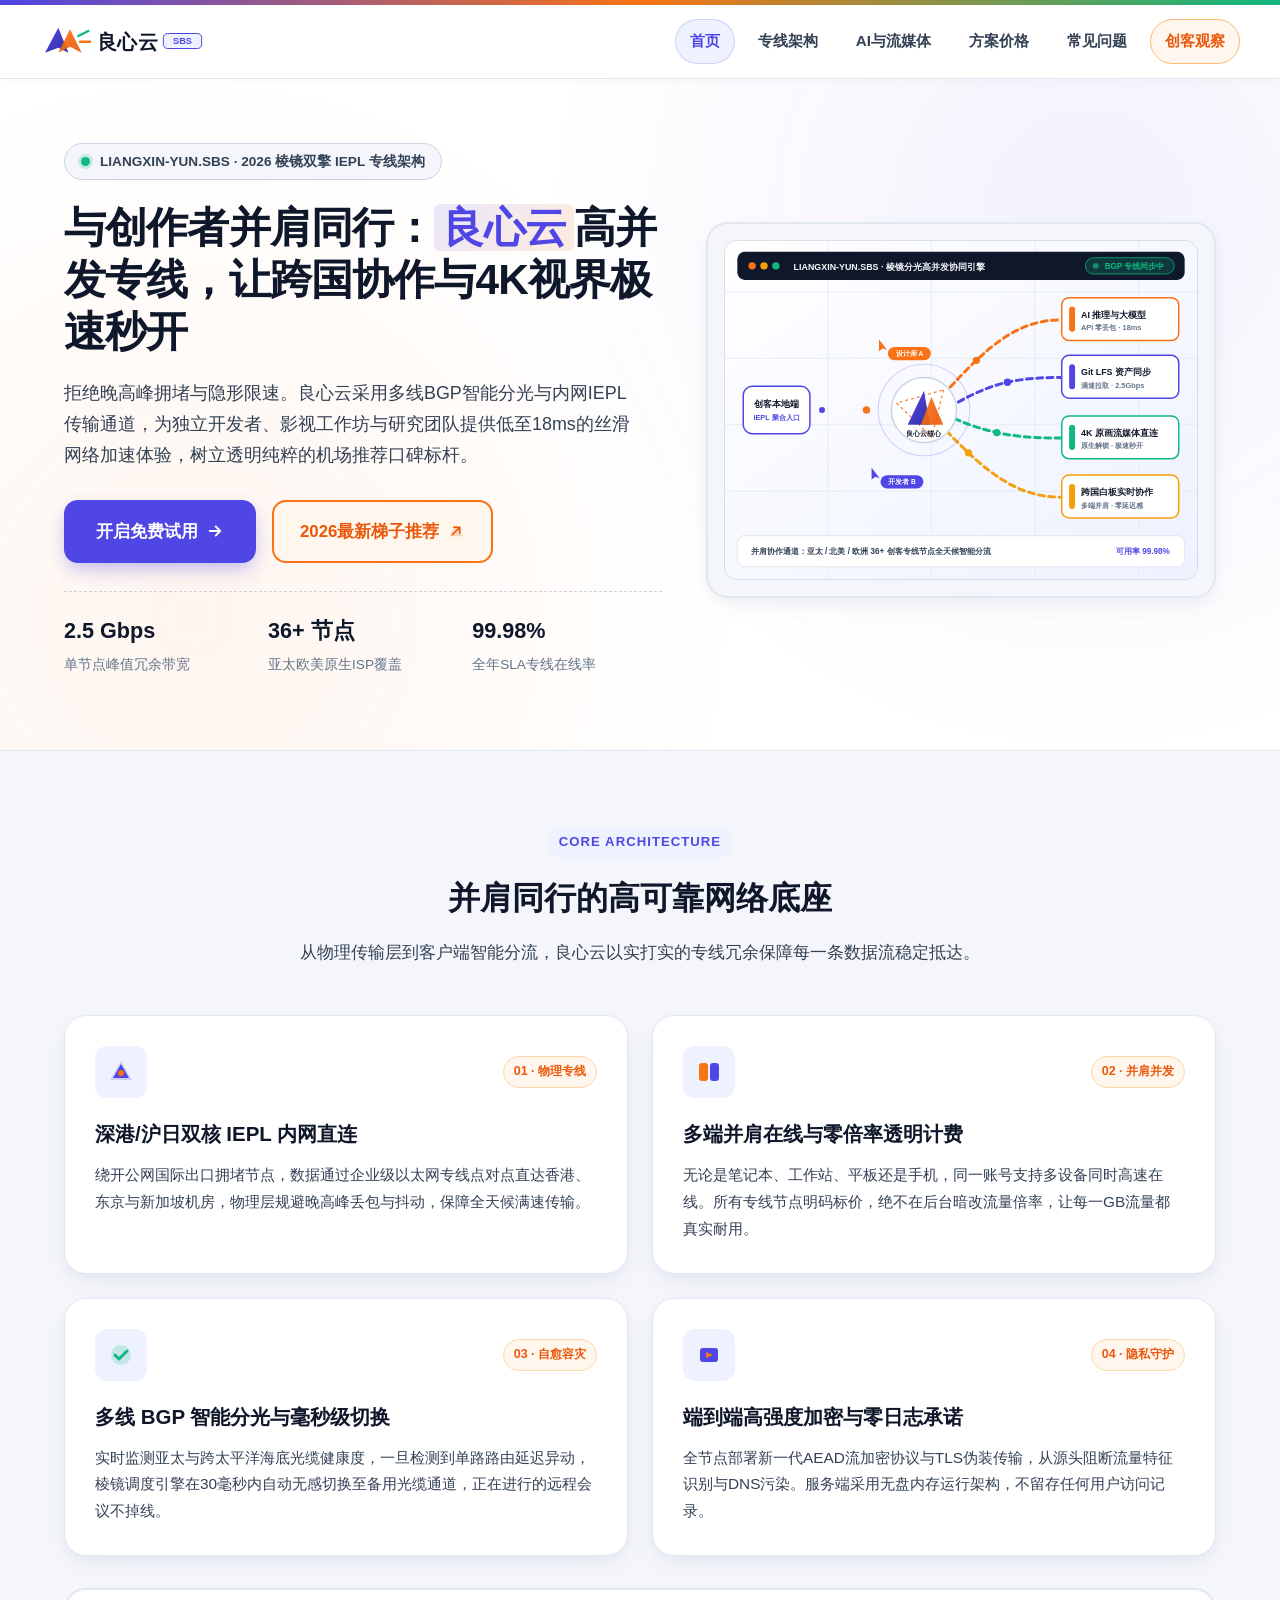
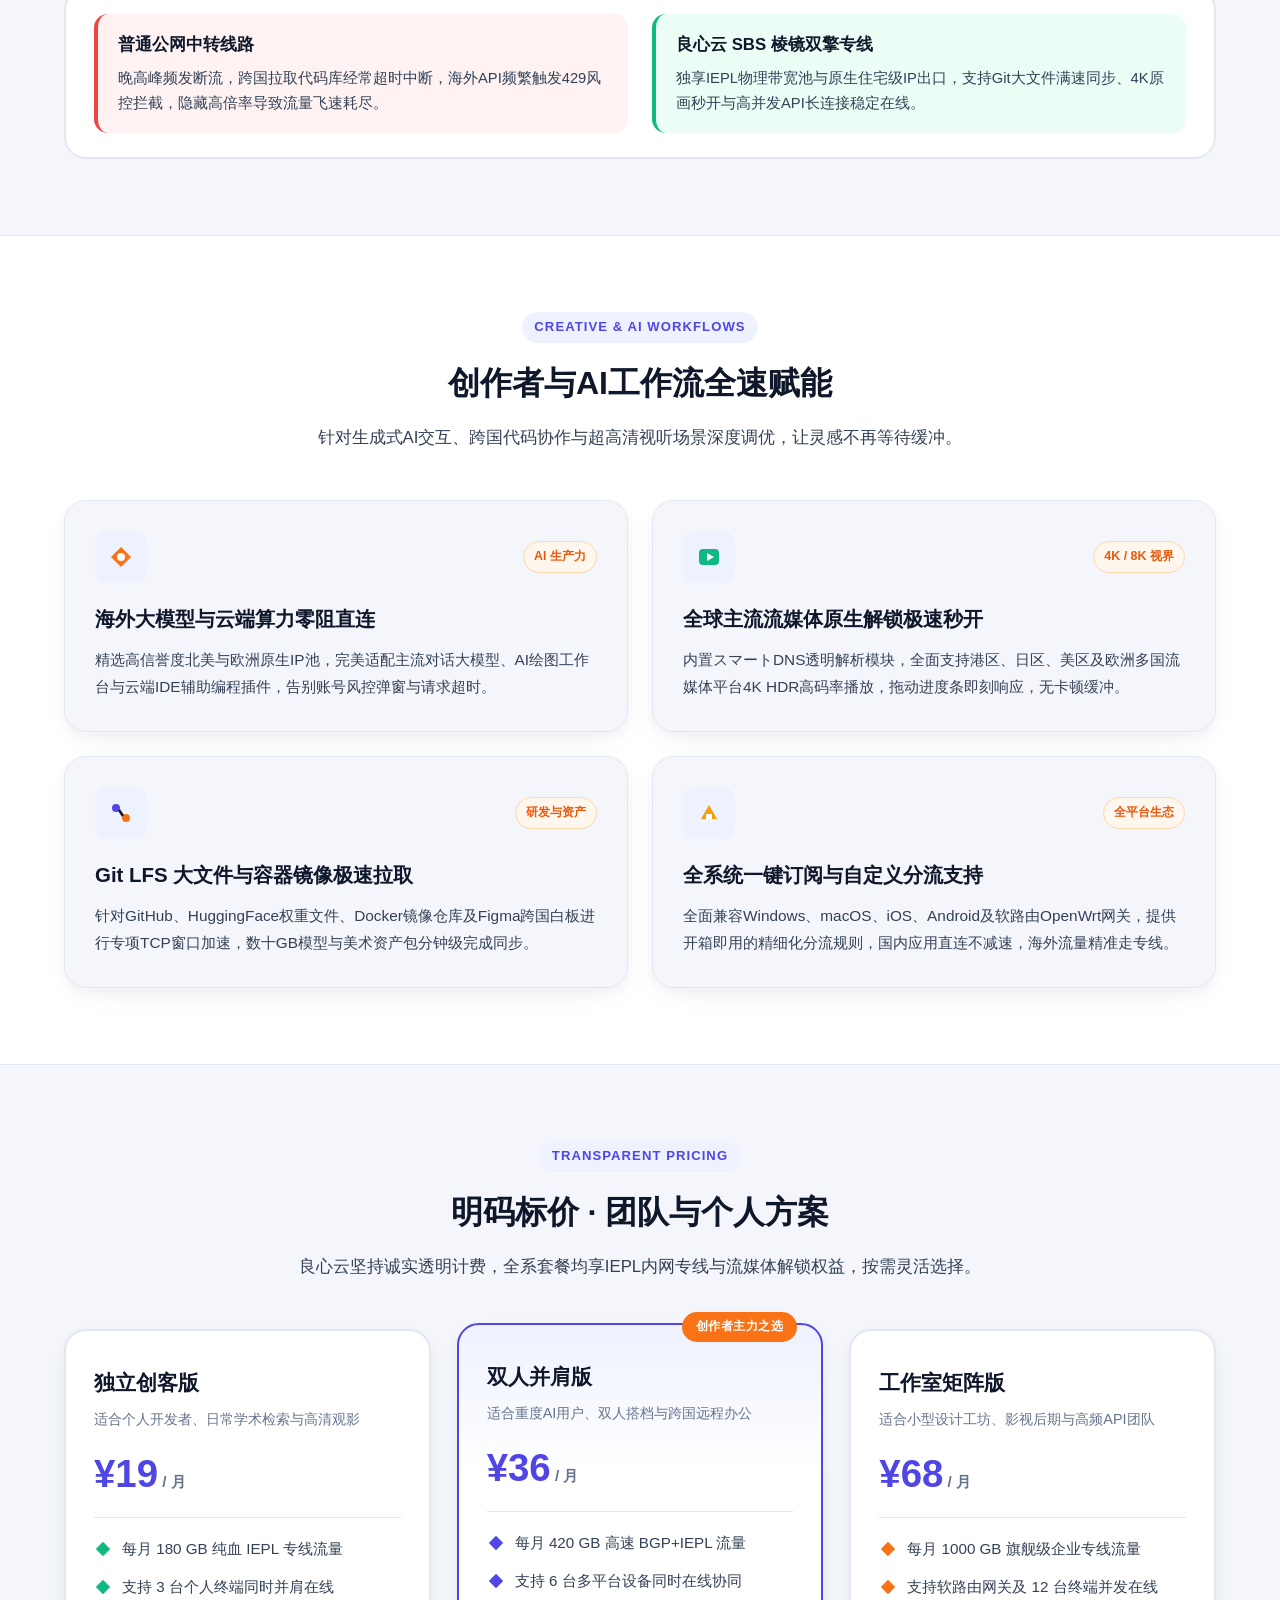
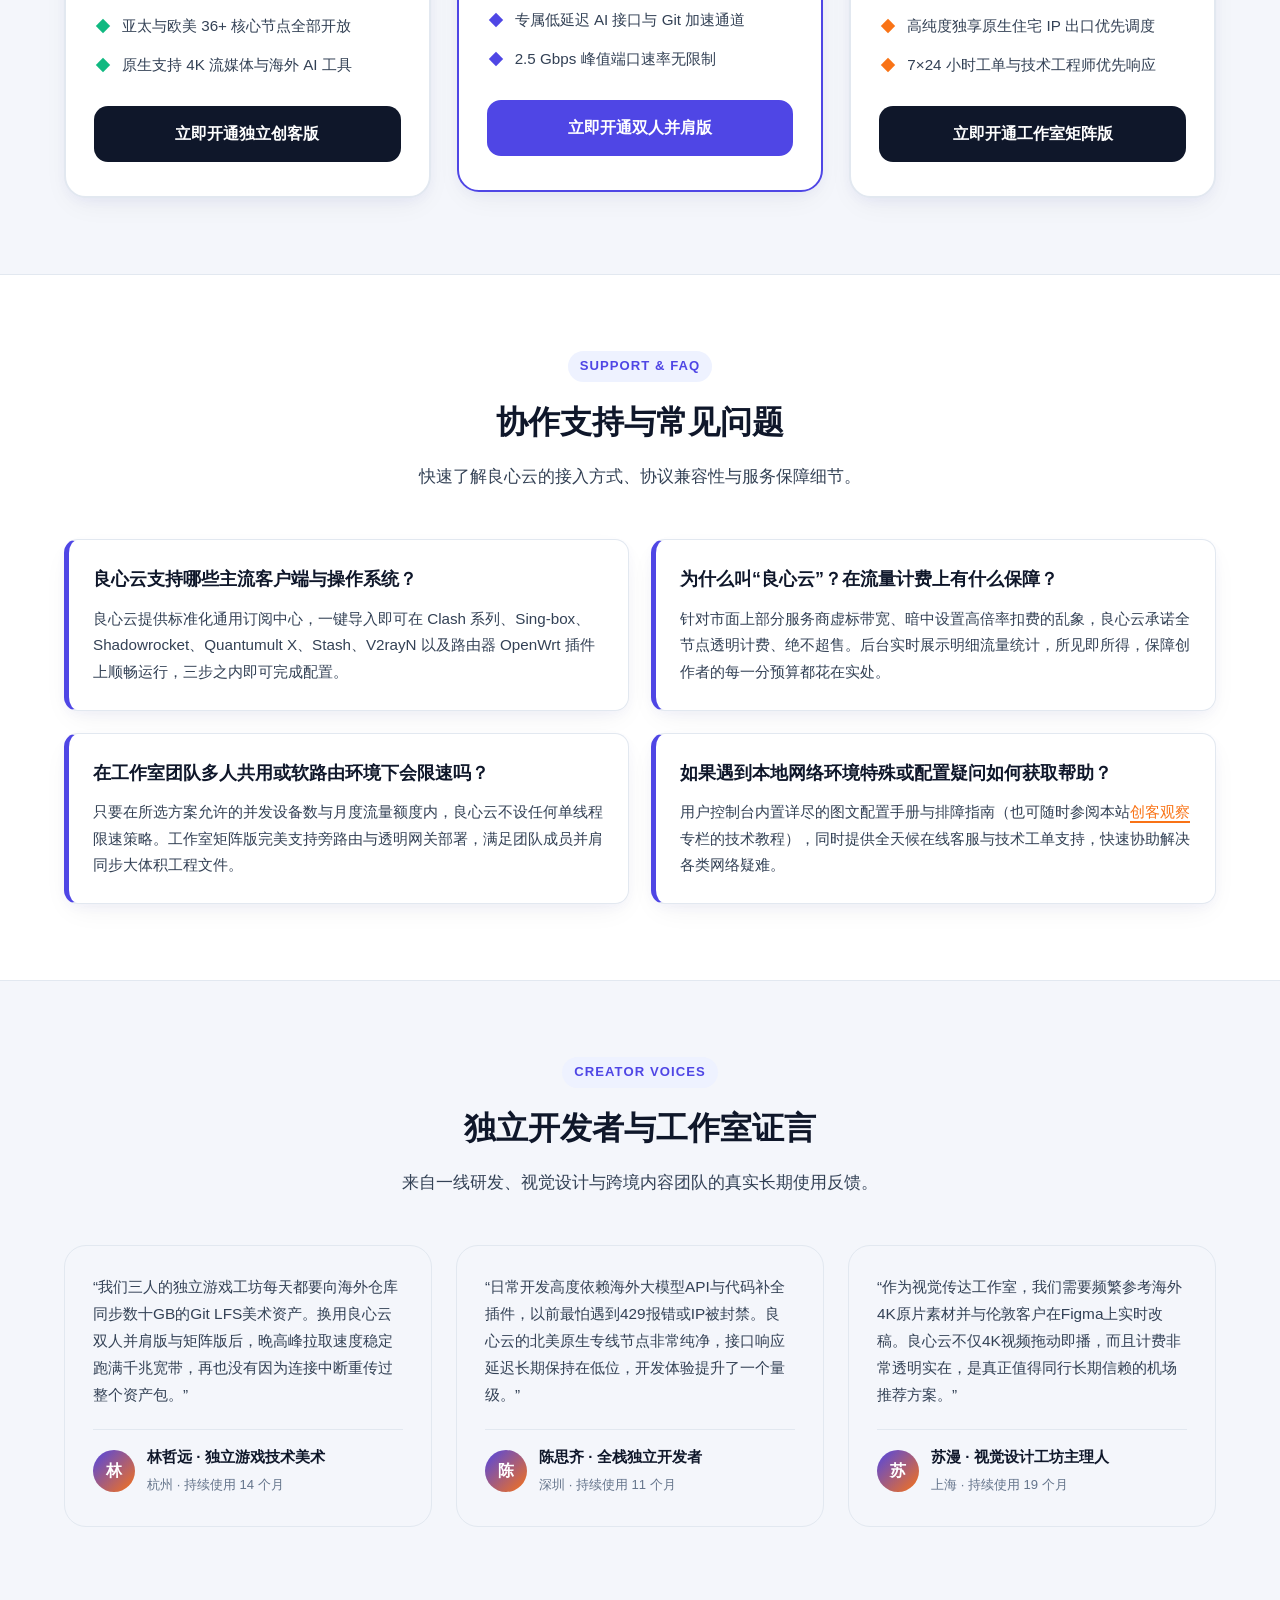
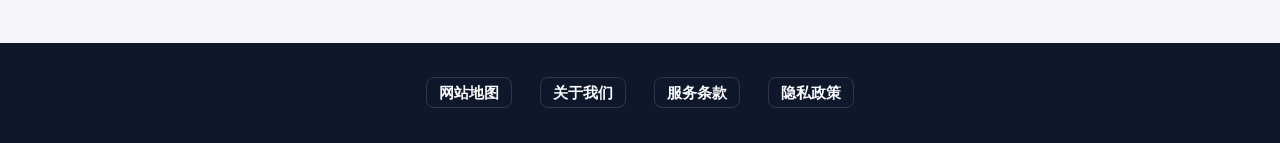
<file: index.html>
<!DOCTYPE html>
<html lang="zh-CN">
<head>
  <meta charset="UTF-8">
  <meta name="viewport" content="width=device-width, initial-scale=1.0">
  <title>良心云 - 创客与工作室并肩首选的高并发专线加速与4K秒开方案</title>
  <meta name="description" content="良心云专为独立开发者、跨国设计团队与数字游民打造高可靠网络加速底座。采用多线BGP与IEPL内网专线直连，实现4K流媒体极速秒开、大模型API低延迟交互，是口碑出众的高性价比机场推荐之选。">
  <meta name="keywords" content="良心云,网络加速,极速秒开,机场推荐,IEPL专线,创客协作加速,海外流媒体解锁,跨国团队网络">
  <link rel="canonical" href="https://liangxin-yun.sbs/">

  <!-- Open Graph -->
  <meta property="og:type" content="website">
  <meta property="og:site_name" content="良心云">
  <meta property="og:title" content="良心云 - 创客与工作室并肩首选的高并发专线加速与4K秒开方案">
  <meta property="og:description" content="良心云提供原生BGP与IEPL内网专线网络加速，支持4K视频极速秒开与AI工作流稳定并发，备受创作者信赖的机场推荐品牌。">
  <meta property="og:url" content="https://liangxin-yun.sbs/">
  <meta property="og:image" content="https://liangxin-yun.sbs/hero-prism-studio.svg">

  <!-- Twitter Card -->
  <meta name="twitter:card" content="summary_large_image">
  <meta name="twitter:title" content="良心云 - 创客与工作室并肩首选的高并发专线加速与4K秒开方案">
  <meta name="twitter:description" content="良心云专为独立开发者与数字工作室打造，提供极速秒开的网络加速体验与透明计费方案。">
  <meta name="twitter:image" content="https://liangxin-yun.sbs/hero-prism-studio.svg">

  <link rel="stylesheet" href="style.css">

  <!-- JSON-LD Product Schema -->
  <script type="application/ld+json">
  {
    "@context": "https://schema.org",
    "@type": "Product",
    "name": "良心云高并发专线网络加速服务",
    "brand": {
      "@type": "Brand",
      "name": "良心云"
    },
    "description": "良心云面向独立开发者、影视后期与跨国协作团队提供IEPL内网专线网络加速，支持4K流媒体极速秒开与AI接口高并发稳定连接。",
    "image": "https://liangxin-yun.sbs/hero-prism-studio.svg",
    "url": "https://liangxin-yun.sbs/",
    "aggregateRating": {
      "@type": "AggregateRating",
      "ratingValue": "4.9",
      "reviewCount": "1420",
      "bestRating": "5",
      "worstRating": "1"
    },
    "offers": {
      "@type": "AggregateOffer",
      "lowPrice": "19.00",
      "highPrice": "68.00",
      "priceCurrency": "CNY",
      "offerCount": "3",
      "offers": [
        {
          "@type": "Offer",
          "name": "独立创客版",
          "price": "19.00",
          "priceCurrency": "CNY",
          "availability": "https://schema.org/InStock",
          "url": "https://ww012.twilightaff.com/#/?code=A56DH1Af"
        },
        {
          "@type": "Offer",
          "name": "双人并肩版",
          "price": "36.00",
          "priceCurrency": "CNY",
          "availability": "https://schema.org/InStock",
          "url": "https://ww012.twilightaff.com/#/?code=A56DH1Af"
        },
        {
          "@type": "Offer",
          "name": "工作室矩阵版",
          "price": "68.00",
          "priceCurrency": "CNY",
          "availability": "https://schema.org/InStock",
          "url": "https://ww012.twilightaff.com/#/?code=A56DH1Af"
        }
      ]
    }
  }
  </script>
</head>
<body>
  <div class="prism-top-bar"></div>

  <header class="site-header">
    <div class="container header-inner">
      <a href="index.html" class="brand-logo" aria-label="良心云首页">
        <svg viewBox="0 0 210 48" role="img" aria-label="良心云双棱镜并肩协作标志">
          <defs>
            <linearGradient id="logoIndigo" x1="0%" y1="0%" x2="100%" y2="100%">
              <stop offset="0%" stop-color="#4F46E5" />
              <stop offset="100%" stop-color="#3730A3" />
            </linearGradient>
            <linearGradient id="logoCoral" x1="0%" y1="0%" x2="100%" y2="100%">
              <stop offset="0%" stop-color="#F97316" />
              <stop offset="100%" stop-color="#EA580C" />
            </linearGradient>
          </defs>
          <!-- Twin Interlocking Prism Chevrons (Side-by-Side Cloud Wings) -->
          <polygon points="6,38 22,8 34,38 22,32" fill="url(#logoIndigo)" />
          <polygon points="22,38 36,10 50,38 36,31" fill="url(#logoCoral)" opacity="0.92" />
          <line x1="46" y1="18" x2="58" y2="12" stroke="#10B981" stroke-width="3" stroke-linecap="round" />
          <line x1="48" y1="25" x2="60" y2="25" stroke="#F97316" stroke-width="3" stroke-linecap="round" />
          <!-- Integrated Geometric Typography of 良心云 -->
          <text x="68" y="34" fill="#0F172A" font-family="sans-serif" font-size="24" font-weight="900" letter-spacing="1">良心云</text>
          <rect x="148" y="15" width="46" height="18" rx="5" fill="#EEF2FF" stroke="#4F46E5" stroke-width="1.2" />
          <text x="171" y="28" text-anchor="middle" fill="#4F46E5" font-family="sans-serif" font-size="11" font-weight="800">SBS</text>
        </svg>
      </a>

      <nav aria-label="主导航">
        <ul class="main-nav">
          <li><a href="index.html" class="active">首页</a></li>
          <li><a href="index.html#advantages">专线架构</a></li>
          <li><a href="index.html#workflows">AI与流媒体</a></li>
          <li><a href="index.html#pricing">方案价格</a></li>
          <li><a href="index.html#faq">常见问题</a></li>
          <li><a href="studio-pulse.html" class="nav-hub-pill">创客观察</a></li>
        </ul>
      </nav>
    </div>
  </header>

  <main>
    <!-- 1. Hero Section -->
    <section class="hero-section">
      <div class="container sbs-hero-grid">
        <div class="hero-copy">
          <div class="studio-badge-row">
            <span class="badge-dot"></span>
            <span>LIANGXIN-YUN.SBS · 2026 棱镜双擎 IEPL 专线架构</span>
          </div>
          <h1 class="hero-title">与创作者并肩同行：<span class="prism-highlight">良心云</span>高并发专线，让跨国协作与4K视界极速秒开</h1>
          <p class="hero-subtitle">
            拒绝晚高峰拥堵与隐形限速。良心云采用多线BGP智能分光与内网IEPL传输通道，为独立开发者、影视工作坊与研究团队提供低至18ms的丝滑网络加速体验，树立透明纯粹的机场推荐口碑标杆。
          </p>
          <div class="hero-cta-group">
            <a href="https://ww012.twilightaff.com/#/?code=A56DH1Af" rel="nofollow" target="_blank" class="btn-primary">
              <span>开启免费试用</span>
              <svg width="18" height="18" viewBox="0 0 24 24" fill="none" aria-hidden="true">
                <path d="M5 12H19M19 12L13 6M19 12L13 18" stroke="#FFFFFF" stroke-width="2.5" stroke-linecap="round" stroke-linejoin="round"/>
              </svg>
            </a>
            <a href="https://tizilab.net/paihang/" target="_blank" class="btn-secondary">
              <span>2026最新梯子推荐</span>
              <svg width="18" height="18" viewBox="0 0 24 24" fill="none" aria-hidden="true">
                <polygon points="12,3 21,19 3,19" fill="#F97316" opacity="0.25"/>
                <path d="M7 17L17 7M17 7H9M17 7V15" stroke="currentColor" stroke-width="2.2" stroke-linecap="round" stroke-linejoin="round"/>
              </svg>
            </a>
          </div>
          <div class="sbs-metrics-strip">
            <div class="metric-item">
              <strong>2.5 Gbps</strong>
              <span>单节点峰值冗余带宽</span>
            </div>
            <div class="metric-item">
              <strong>36+ 节点</strong>
              <span>亚太欧美原生ISP覆盖</span>
            </div>
            <div class="metric-item">
              <strong>99.98%</strong>
              <span>全年SLA专线在线率</span>
            </div>
          </div>
        </div>

        <div class="hero-visual-frame">
          <img src="hero-prism-studio.svg" alt="良心云创客工坊棱镜分光与多端并肩协作动态图" class="hero-anim-img" width="640" height="460">
        </div>
      </div>
    </section>

    <!-- 2. Core Advantages (4 Cards) -->
    <section id="advantages" class="section-block">
      <div class="container">
        <div class="section-header">
          <span class="section-kicker">CORE ARCHITECTURE</span>
          <h2 class="section-title">并肩同行的高可靠网络底座</h2>
          <p class="section-desc">从物理传输层到客户端智能分流，良心云以实打实的专线冗余保障每一条数据流稳定抵达。</p>
        </div>

        <div class="studio-grid-4">
          <article class="studio-card">
            <div>
              <div class="card-top-bar">
                <div class="icon-box">
                  <svg width="28" height="28" viewBox="0 0 28 28" fill="none" aria-hidden="true">
                    <polygon points="14,3 25,22 3,22" fill="#4F46E5" opacity="0.2"/>
                    <polygon points="14,6 22,20 6,20" fill="#4F46E5"/>
                    <circle cx="14" cy="15" r="3" fill="#F97316"/>
                  </svg>
                </div>
                <span class="step-pill">01 · 物理专线</span>
              </div>
              <h3>深港/沪日双核 IEPL 内网直连</h3>
              <p>绕开公网国际出口拥堵节点，数据通过企业级以太网专线点对点直达香港、东京与新加坡机房，物理层规避晚高峰丢包与抖动，保障全天候满速传输。</p>
            </div>
          </article>

          <article class="studio-card">
            <div>
              <div class="card-top-bar">
                <div class="icon-box">
                  <svg width="28" height="28" viewBox="0 0 28 28" fill="none" aria-hidden="true">
                    <rect x="4" y="5" width="9" height="18" rx="3" fill="#F97316"/>
                    <rect x="15" y="5" width="9" height="18" rx="3" fill="#4F46E5"/>
                  </svg>
                </div>
                <span class="step-pill">02 · 并肩并发</span>
              </div>
              <h3>多端并肩在线与零倍率透明计费</h3>
              <p>无论是笔记本、工作站、平板还是手机，同一账号支持多设备同时高速在线。所有专线节点明码标价，绝不在后台暗改流量倍率，让每一GB流量都真实耐用。</p>
            </div>
          </article>

          <article class="studio-card">
            <div>
              <div class="card-top-bar">
                <div class="icon-box">
                  <svg width="28" height="28" viewBox="0 0 28 28" fill="none" aria-hidden="true">
                    <circle cx="14" cy="14" r="10" fill="#10B981" opacity="0.2"/>
                    <path d="M8 14L12 18L20 10" stroke="#10B981" stroke-width="3" stroke-linecap="round" stroke-linejoin="round"/>
                  </svg>
                </div>
                <span class="step-pill">03 · 自愈容灾</span>
              </div>
              <h3>多线 BGP 智能分光与毫秒级切换</h3>
              <p>实时监测亚太与跨太平洋海底光缆健康度，一旦检测到单路路由延迟异动，棱镜调度引擎在30毫秒内自动无感切换至备用光缆通道，正在进行的远程会议不掉线。</p>
            </div>
          </article>

          <article class="studio-card">
            <div>
              <div class="card-top-bar">
                <div class="icon-box">
                  <svg width="28" height="28" viewBox="0 0 28 28" fill="none" aria-hidden="true">
                    <rect x="5" y="7" width="18" height="14" rx="3" fill="#4F46E5"/>
                    <polygon points="11,11 18,14 11,17" fill="#F97316"/>
                  </svg>
                </div>
                <span class="step-pill">04 · 隐私守护</span>
              </div>
              <h3>端到端高强度加密与零日志承诺</h3>
              <p>全节点部署新一代AEAD流加密协议与TLS伪装传输，从源头阻断流量特征识别与DNS污染。服务端采用无盘内存运行架构，不留存任何用户访问记录。</p>
            </div>
          </article>
        </div>

        <div class="sbs-compare-banner" aria-label="传统公网与良心云并肩对比">
          <div class="sbs-col legacy">
            <h4>普通公网中转线路</h4>
            <p>晚高峰频发断流，跨国拉取代码库经常超时中断，海外API频繁触发429风控拦截，隐藏高倍率导致流量飞速耗尽。</p>
          </div>
          <div class="sbs-col liangxin">
            <h4>良心云 SBS 棱镜双擎专线</h4>
            <p>独享IEPL物理带宽池与原生住宅级IP出口，支持Git大文件满速同步、4K原画秒开与高并发API长连接稳定在线。</p>
          </div>
        </div>
      </div>
    </section>

    <!-- 3. Streaming Media & AI Support (4 Cards) -->
    <section id="workflows" class="section-block alt-bg">
      <div class="container">
        <div class="section-header">
          <span class="section-kicker">CREATIVE &amp; AI WORKFLOWS</span>
          <h2 class="section-title">创作者与AI工作流全速赋能</h2>
          <p class="section-desc">针对生成式AI交互、跨国代码协作与超高清视听场景深度调优，让灵感不再等待缓冲。</p>
        </div>

        <div class="studio-grid-4">
          <article class="studio-card">
            <div>
              <div class="card-top-bar">
                <div class="icon-box">
                  <svg width="28" height="28" viewBox="0 0 28 28" fill="none" aria-hidden="true">
                    <polygon points="14,4 24,14 14,24 4,14" fill="#F97316"/>
                    <circle cx="14" cy="14" r="4" fill="#FFFFFF"/>
                  </svg>
                </div>
                <span class="step-pill">AI 生产力</span>
              </div>
              <h3>海外大模型与云端算力零阻直连</h3>
              <p>精选高信誉度北美与欧洲原生IP池，完美适配主流对话大模型、AI绘图工作台与云端IDE辅助编程插件，告别账号风控弹窗与请求超时。</p>
            </div>
          </article>

          <article class="studio-card">
            <div>
              <div class="card-top-bar">
                <div class="icon-box">
                  <svg width="28" height="28" viewBox="0 0 28 28" fill="none" aria-hidden="true">
                    <rect x="4" y="6" width="20" height="16" rx="4" fill="#10B981"/>
                    <polygon points="12,10 19,14 12,18" fill="#FFFFFF"/>
                  </svg>
                </div>
                <span class="step-pill">4K / 8K 视界</span>
              </div>
              <h3>全球主流流媒体原生解锁极速秒开</h3>
              <p>内置スマートDNS透明解析模块，全面支持港区、日区、美区及欧洲多国流媒体平台4K HDR高码率播放，拖动进度条即刻响应，无卡顿缓冲。</p>
            </div>
          </article>

          <article class="studio-card">
            <div>
              <div class="card-top-bar">
                <div class="icon-box">
                  <svg width="28" height="28" viewBox="0 0 28 28" fill="none" aria-hidden="true">
                    <circle cx="9" cy="9" r="4" fill="#4F46E5"/>
                    <circle cx="19" cy="19" r="4" fill="#F97316"/>
                    <path d="M12 11L16 17" stroke="#0F172A" stroke-width="2.5"/>
                  </svg>
                </div>
                <span class="step-pill">研发与资产</span>
              </div>
              <h3>Git LFS 大文件与容器镜像极速拉取</h3>
              <p>针对GitHub、HuggingFace权重文件、Docker镜像仓库及Figma跨国白板进行专项TCP窗口加速，数十GB模型与美术资产包分钟级完成同步。</p>
            </div>
          </article>

          <article class="studio-card">
            <div>
              <div class="card-top-bar">
                <div class="icon-box">
                  <svg width="28" height="28" viewBox="0 0 28 28" fill="none" aria-hidden="true">
                    <polygon points="6,20 14,6 22,20" fill="#F59E0B"/>
                    <rect x="11" y="15" width="6" height="5" fill="#FFFFFF"/>
                  </svg>
                </div>
                <span class="step-pill">全平台生态</span>
              </div>
              <h3>全系统一键订阅与自定义分流支持</h3>
              <p>全面兼容Windows、macOS、iOS、Android及软路由OpenWrt网关，提供开箱即用的精细化分流规则，国内应用直连不减速，海外流量精准走专线。</p>
            </div>
          </article>
        </div>
      </div>
    </section>

    <!-- 4. Pricing Comparison Table (3 Tiers) -->
    <section id="pricing" class="section-block">
      <div class="container">
        <div class="section-header">
          <span class="section-kicker">TRANSPARENT PRICING</span>
          <h2 class="section-title">明码标价 · 团队与个人方案</h2>
          <p class="section-desc">良心云坚持诚实透明计费，全系套餐均享IEPL内网专线与流媒体解锁权益，按需灵活选择。</p>
        </div>

        <div class="pricing-grid">
          <!-- Tier 1 -->
          <div class="pricing-card">
            <div>
              <h3 class="plan-name">独立创客版</h3>
              <p class="plan-tagline">适合个人开发者、日常学术检索与高清观影</p>
              <div class="plan-price">¥19<span> / 月</span></div>
              <ul class="plan-features">
                <li>
                  <svg viewBox="0 0 20 20" fill="none"><polygon points="10,2 18,10 10,18 2,10" fill="#10B981"/></svg>
                  <span>每月 180 GB 纯血 IEPL 专线流量</span>
                </li>
                <li>
                  <svg viewBox="0 0 20 20" fill="none"><polygon points="10,2 18,10 10,18 2,10" fill="#10B981"/></svg>
                  <span>支持 3 台个人终端同时并肩在线</span>
                </li>
                <li>
                  <svg viewBox="0 0 20 20" fill="none"><polygon points="10,2 18,10 10,18 2,10" fill="#10B981"/></svg>
                  <span>亚太与欧美 36+ 核心节点全部开放</span>
                </li>
                <li>
                  <svg viewBox="0 0 20 20" fill="none"><polygon points="10,2 18,10 10,18 2,10" fill="#10B981"/></svg>
                  <span>原生支持 4K 流媒体与海外 AI 工具</span>
                </li>
              </ul>
            </div>
            <a href="https://ww012.twilightaff.com/#/?code=A56DH1Af" rel="nofollow" target="_blank" class="btn-plan">立即开通独立创客版</a>
          </div>

          <!-- Tier 2 (Featured) -->
          <div class="pricing-card featured">
            <span class="popular-ribbon">创作者主力之选</span>
            <div>
              <h3 class="plan-name">双人并肩版</h3>
              <p class="plan-tagline">适合重度AI用户、双人搭档与跨国远程办公</p>
              <div class="plan-price">¥36<span> / 月</span></div>
              <ul class="plan-features">
                <li>
                  <svg viewBox="0 0 20 20" fill="none"><polygon points="10,2 18,10 10,18 2,10" fill="#4F46E5"/></svg>
                  <span>每月 420 GB 高速 BGP+IEPL 流量</span>
                </li>
                <li>
                  <svg viewBox="0 0 20 20" fill="none"><polygon points="10,2 18,10 10,18 2,10" fill="#4F46E5"/></svg>
                  <span>支持 6 台多平台设备同时在线协同</span>
                </li>
                <li>
                  <svg viewBox="0 0 20 20" fill="none"><polygon points="10,2 18,10 10,18 2,10" fill="#4F46E5"/></svg>
                  <span>专属低延迟 AI 接口与 Git 加速通道</span>
                </li>
                <li>
                  <svg viewBox="0 0 20 20" fill="none"><polygon points="10,2 18,10 10,18 2,10" fill="#4F46E5"/></svg>
                  <span>2.5 Gbps 峰值端口速率无限制</span>
                </li>
              </ul>
            </div>
            <a href="https://ww012.twilightaff.com/#/?code=A56DH1Af" rel="nofollow" target="_blank" class="btn-plan">立即开通双人并肩版</a>
          </div>

          <!-- Tier 3 -->
          <div class="pricing-card">
            <div>
              <h3 class="plan-name">工作室矩阵版</h3>
              <p class="plan-tagline">适合小型设计工坊、影视后期与高频API团队</p>
              <div class="plan-price">¥68<span> / 月</span></div>
              <ul class="plan-features">
                <li>
                  <svg viewBox="0 0 20 20" fill="none"><polygon points="10,2 18,10 10,18 2,10" fill="#F97316"/></svg>
                  <span>每月 1000 GB 旗舰级企业专线流量</span>
                </li>
                <li>
                  <svg viewBox="0 0 20 20" fill="none"><polygon points="10,2 18,10 10,18 2,10" fill="#F97316"/></svg>
                  <span>支持软路由网关及 12 台终端并发在线</span>
                </li>
                <li>
                  <svg viewBox="0 0 20 20" fill="none"><polygon points="10,2 18,10 10,18 2,10" fill="#F97316"/></svg>
                  <span>高纯度独享原生住宅 IP 出口优先调度</span>
                </li>
                <li>
                  <svg viewBox="0 0 20 20" fill="none"><polygon points="10,2 18,10 10,18 2,10" fill="#F97316"/></svg>
                  <span>7×24 小时工单与技术工程师优先响应</span>
                </li>
              </ul>
            </div>
            <a href="https://ww012.twilightaff.com/#/?code=A56DH1Af" rel="nofollow" target="_blank" class="btn-plan">立即开通工作室矩阵版</a>
          </div>
        </div>
      </div>
    </section>

    <!-- 5. FAQ Section (4 Items) -->
    <section id="faq" class="section-block alt-bg">
      <div class="container">
        <div class="section-header">
          <span class="section-kicker">SUPPORT &amp; FAQ</span>
          <h2 class="section-title">协作支持与常见问题</h2>
          <p class="section-desc">快速了解良心云的接入方式、协议兼容性与服务保障细节。</p>
        </div>

        <div class="faq-grid">
          <div class="faq-item">
            <h3>良心云支持哪些主流客户端与操作系统？</h3>
            <p>良心云提供标准化通用订阅中心，一键导入即可在 Clash 系列、Sing-box、Shadowrocket、Quantumult X、Stash、V2rayN 以及路由器 OpenWrt 插件上顺畅运行，三步之内即可完成配置。</p>
          </div>

          <div class="faq-item">
            <h3>为什么叫“良心云”？在流量计费上有什么保障？</h3>
            <p>针对市面上部分服务商虚标带宽、暗中设置高倍率扣费的乱象，良心云承诺全节点透明计费、绝不超售。后台实时展示明细流量统计，所见即所得，保障创作者的每一分预算都花在实处。</p>
          </div>

          <div class="faq-item">
            <h3>在工作室团队多人共用或软路由环境下会限速吗？</h3>
            <p>只要在所选方案允许的并发设备数与月度流量额度内，良心云不设任何单线程限速策略。工作室矩阵版完美支持旁路由与透明网关部署，满足团队成员并肩同步大体积工程文件。</p>
          </div>

          <div class="faq-item">
            <h3>如果遇到本地网络环境特殊或配置疑问如何获取帮助？</h3>
            <p>用户控制台内置详尽的图文配置手册与排障指南（也可随时参阅本站<a href="studio-pulse.html">创客观察</a>专栏的技术教程），同时提供全天候在线客服与技术工单支持，快速协助解决各类网络疑难。</p>
          </div>
        </div>
      </div>
    </section>

    <!-- 6. User Testimonials (3 Items) -->
    <section id="testimonials" class="section-block">
      <div class="container">
        <div class="section-header">
          <span class="section-kicker">CREATOR VOICES</span>
          <h2 class="section-title">独立开发者与工作室证言</h2>
          <p class="section-desc">来自一线研发、视觉设计与跨境内容团队的真实长期使用反馈。</p>
        </div>

        <div class="testimonial-grid">
          <div class="testimonial-card">
            <p class="testimonial-quote">“我们三人的独立游戏工坊每天都要向海外仓库同步数十GB的Git LFS美术资产。换用良心云双人并肩版与矩阵版后，晚高峰拉取速度稳定跑满千兆宽带，再也没有因为连接中断重传过整个资产包。”</p>
            <div class="testimonial-author">
              <div class="author-avatar">林</div>
              <div class="author-meta">
                <strong>林哲远 · 独立游戏技术美术</strong>
                <span>杭州 · 持续使用 14 个月</span>
              </div>
            </div>
          </div>

          <div class="testimonial-card">
            <p class="testimonial-quote">“日常开发高度依赖海外大模型API与代码补全插件，以前最怕遇到429报错或IP被封禁。良心云的北美原生专线节点非常纯净，接口响应延迟长期保持在低位，开发体验提升了一个量级。”</p>
            <div class="testimonial-author">
              <div class="author-avatar">陈</div>
              <div class="author-meta">
                <strong>陈思齐 · 全栈独立开发者</strong>
                <span>深圳 · 持续使用 11 个月</span>
              </div>
            </div>
          </div>

          <div class="testimonial-card">
            <p class="testimonial-quote">“作为视觉传达工作室，我们需要频繁参考海外4K原片素材并与伦敦客户在Figma上实时改稿。良心云不仅4K视频拖动即播，而且计费非常透明实在，是真正值得同行长期信赖的机场推荐方案。”</p>
            <div class="testimonial-author">
              <div class="author-avatar">苏</div>
              <div class="author-meta">
                <strong>苏漫 · 视觉设计工坊主理人</strong>
                <span>上海 · 持续使用 19 个月</span>
              </div>
            </div>
          </div>
        </div>
      </div>
    </section>
  </main>

  <!-- 7. Footer (Strict 4 Chinese Links Only) -->
  <footer class="site-footer">
    <div class="container footer-inner">
      <ul class="footer-links">
        <li><a href="sitemap.html">网站地图</a></li>
        <li><a href="about.html">关于我们</a></li>
        <li><a href="terms.html">服务条款</a></li>
        <li><a href="privacy.html">隐私政策</a></li>
      </ul>
    </div>
  </footer>
</body>
</html>
</file>
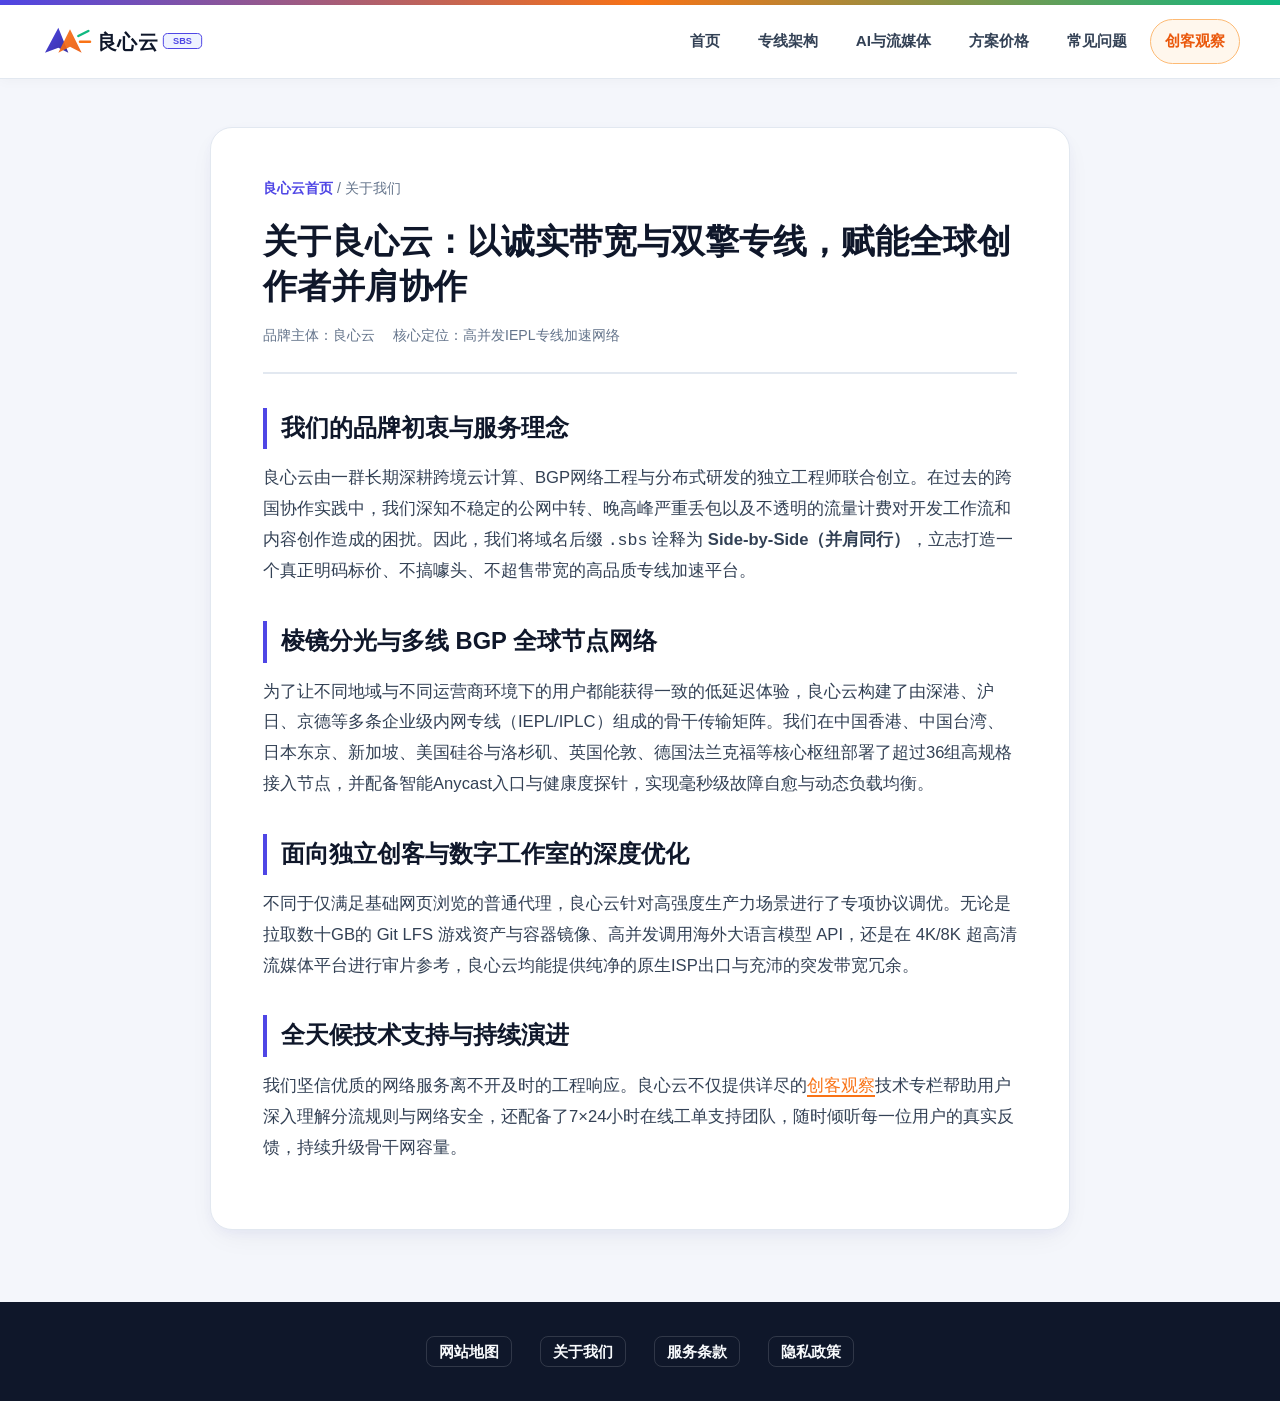
<file: about.html>
<!DOCTYPE html>
<html lang="zh-CN">
<head>
  <meta charset="UTF-8">
  <meta name="viewport" content="width=device-width, initial-scale=1.0">
  <title>关于我们 - 良心云高并发专线与创客协作网络</title>
  <meta name="description" content="了解良心云的品牌起源、双擎IEPL专线架构理念、全球节点覆盖与客户支持体系。我们致力于做创作者与研发团队身边最诚实可靠的网络加速底座。">
  <meta name="keywords" content="关于良心云,良心云介绍,IEPL专线团队,跨国协作加速">
  <link rel="canonical" href="https://liangxin-yun.sbs/about.html">
  <meta property="og:type" content="website">
  <meta property="og:site_name" content="良心云">
  <meta property="og:title" content="关于我们 - 良心云高并发专线与创客协作网络">
  <meta property="og:description" content="了解良心云的品牌起源、双擎IEPL专线架构理念、全球节点覆盖与客户支持体系。">
  <meta property="og:url" content="https://liangxin-yun.sbs/about.html">
  <meta property="og:image" content="https://liangxin-yun.sbs/hero-prism-studio.svg">
  <meta name="twitter:card" content="summary_large_image">
  <meta name="twitter:title" content="关于我们 - 良心云高并发专线与创客协作网络">
  <meta name="twitter:description" content="了解良心云的品牌起源、双擎IEPL专线架构理念、全球节点覆盖与客户支持体系。">
  <meta name="twitter:image" content="https://liangxin-yun.sbs/hero-prism-studio.svg">
  <link rel="stylesheet" href="style.css">
</head>
<body>
  <div class="prism-top-bar"></div>

  <header class="site-header">
    <div class="container header-inner">
      <a href="index.html" class="brand-logo" aria-label="良心云首页">
        <svg viewBox="0 0 210 48" role="img" aria-label="良心云双棱镜并肩协作标志">
          <defs>
            <linearGradient id="logoIndigo" x1="0%" y1="0%" x2="100%" y2="100%">
              <stop offset="0%" stop-color="#4F46E5" />
              <stop offset="100%" stop-color="#3730A3" />
            </linearGradient>
            <linearGradient id="logoCoral" x1="0%" y1="0%" x2="100%" y2="100%">
              <stop offset="0%" stop-color="#F97316" />
              <stop offset="100%" stop-color="#EA580C" />
            </linearGradient>
          </defs>
          <polygon points="6,38 22,8 34,38 22,32" fill="url(#logoIndigo)" />
          <polygon points="22,38 36,10 50,38 36,31" fill="url(#logoCoral)" opacity="0.92" />
          <line x1="46" y1="18" x2="58" y2="12" stroke="#10B981" stroke-width="3" stroke-linecap="round" />
          <line x1="48" y1="25" x2="60" y2="25" stroke="#F97316" stroke-width="3" stroke-linecap="round" />
          <text x="68" y="34" fill="#0F172A" font-family="sans-serif" font-size="24" font-weight="900" letter-spacing="1">良心云</text>
          <rect x="148" y="15" width="46" height="18" rx="5" fill="#EEF2FF" stroke="#4F46E5" stroke-width="1.2" />
          <text x="171" y="28" text-anchor="middle" fill="#4F46E5" font-family="sans-serif" font-size="11" font-weight="800">SBS</text>
        </svg>
      </a>

      <nav aria-label="主导航">
        <ul class="main-nav">
          <li><a href="index.html">首页</a></li>
          <li><a href="index.html#advantages">专线架构</a></li>
          <li><a href="index.html#workflows">AI与流媒体</a></li>
          <li><a href="index.html#pricing">方案价格</a></li>
          <li><a href="index.html#faq">常见问题</a></li>
          <li><a href="studio-pulse.html" class="nav-hub-pill">创客观察</a></li>
        </ul>
      </nav>
    </div>
  </header>

  <main class="container">
    <article class="article-wrapper">
      <div class="breadcrumb">
        <a href="index.html">良心云首页</a> / <span>关于我们</span>
      </div>
      <header class="article-header">
        <h1>关于良心云：以诚实带宽与双擎专线，赋能全球创作者并肩协作</h1>
        <div class="article-byline">
          <span>品牌主体：良心云</span>
          <span>核心定位：高并发IEPL专线加速网络</span>
        </div>
      </header>

      <div class="article-content">
        <h2>我们的品牌初衷与服务理念</h2>
        <p>良心云由一群长期深耕跨境云计算、BGP网络工程与分布式研发的独立工程师联合创立。在过去的跨国协作实践中，我们深知不稳定的公网中转、晚高峰严重丢包以及不透明的流量计费对开发工作流和内容创作造成的困扰。因此，我们将域名后缀 <code>.sbs</code> 诠释为 <strong>Side-by-Side（并肩同行）</strong>，立志打造一个真正明码标价、不搞噱头、不超售带宽的高品质专线加速平台。</p>

        <h2>棱镜分光与多线 BGP 全球节点网络</h2>
        <p>为了让不同地域与不同运营商环境下的用户都能获得一致的低延迟体验，良心云构建了由深港、沪日、京德等多条企业级内网专线（IEPL/IPLC）组成的骨干传输矩阵。我们在中国香港、中国台湾、日本东京、新加坡、美国硅谷与洛杉矶、英国伦敦、德国法兰克福等核心枢纽部署了超过36组高规格接入节点，并配备智能Anycast入口与健康度探针，实现毫秒级故障自愈与动态负载均衡。</p>

        <h2>面向独立创客与数字工作室的深度优化</h2>
        <p>不同于仅满足基础网页浏览的普通代理，良心云针对高强度生产力场景进行了专项协议调优。无论是拉取数十GB的 Git LFS 游戏资产与容器镜像、高并发调用海外大语言模型 API，还是在 4K/8K 超高清流媒体平台进行审片参考，良心云均能提供纯净的原生ISP出口与充沛的突发带宽冗余。</p>

        <h2>全天候技术支持与持续演进</h2>
        <p>我们坚信优质的网络服务离不开及时的工程响应。良心云不仅提供详尽的<a href="studio-pulse.html">创客观察</a>技术专栏帮助用户深入理解分流规则与网络安全，还配备了7×24小时在线工单支持团队，随时倾听每一位用户的真实反馈，持续升级骨干网容量。</p>
      </div>
    </article>
  </main>

  <footer class="site-footer">
    <div class="container footer-inner">
      <ul class="footer-links">
        <li><a href="sitemap.html">网站地图</a></li>
        <li><a href="about.html">关于我们</a></li>
        <li><a href="terms.html">服务条款</a></li>
        <li><a href="privacy.html">隐私政策</a></li>
      </ul>
    </div>
  </footer>
</body>
</html>
</file>
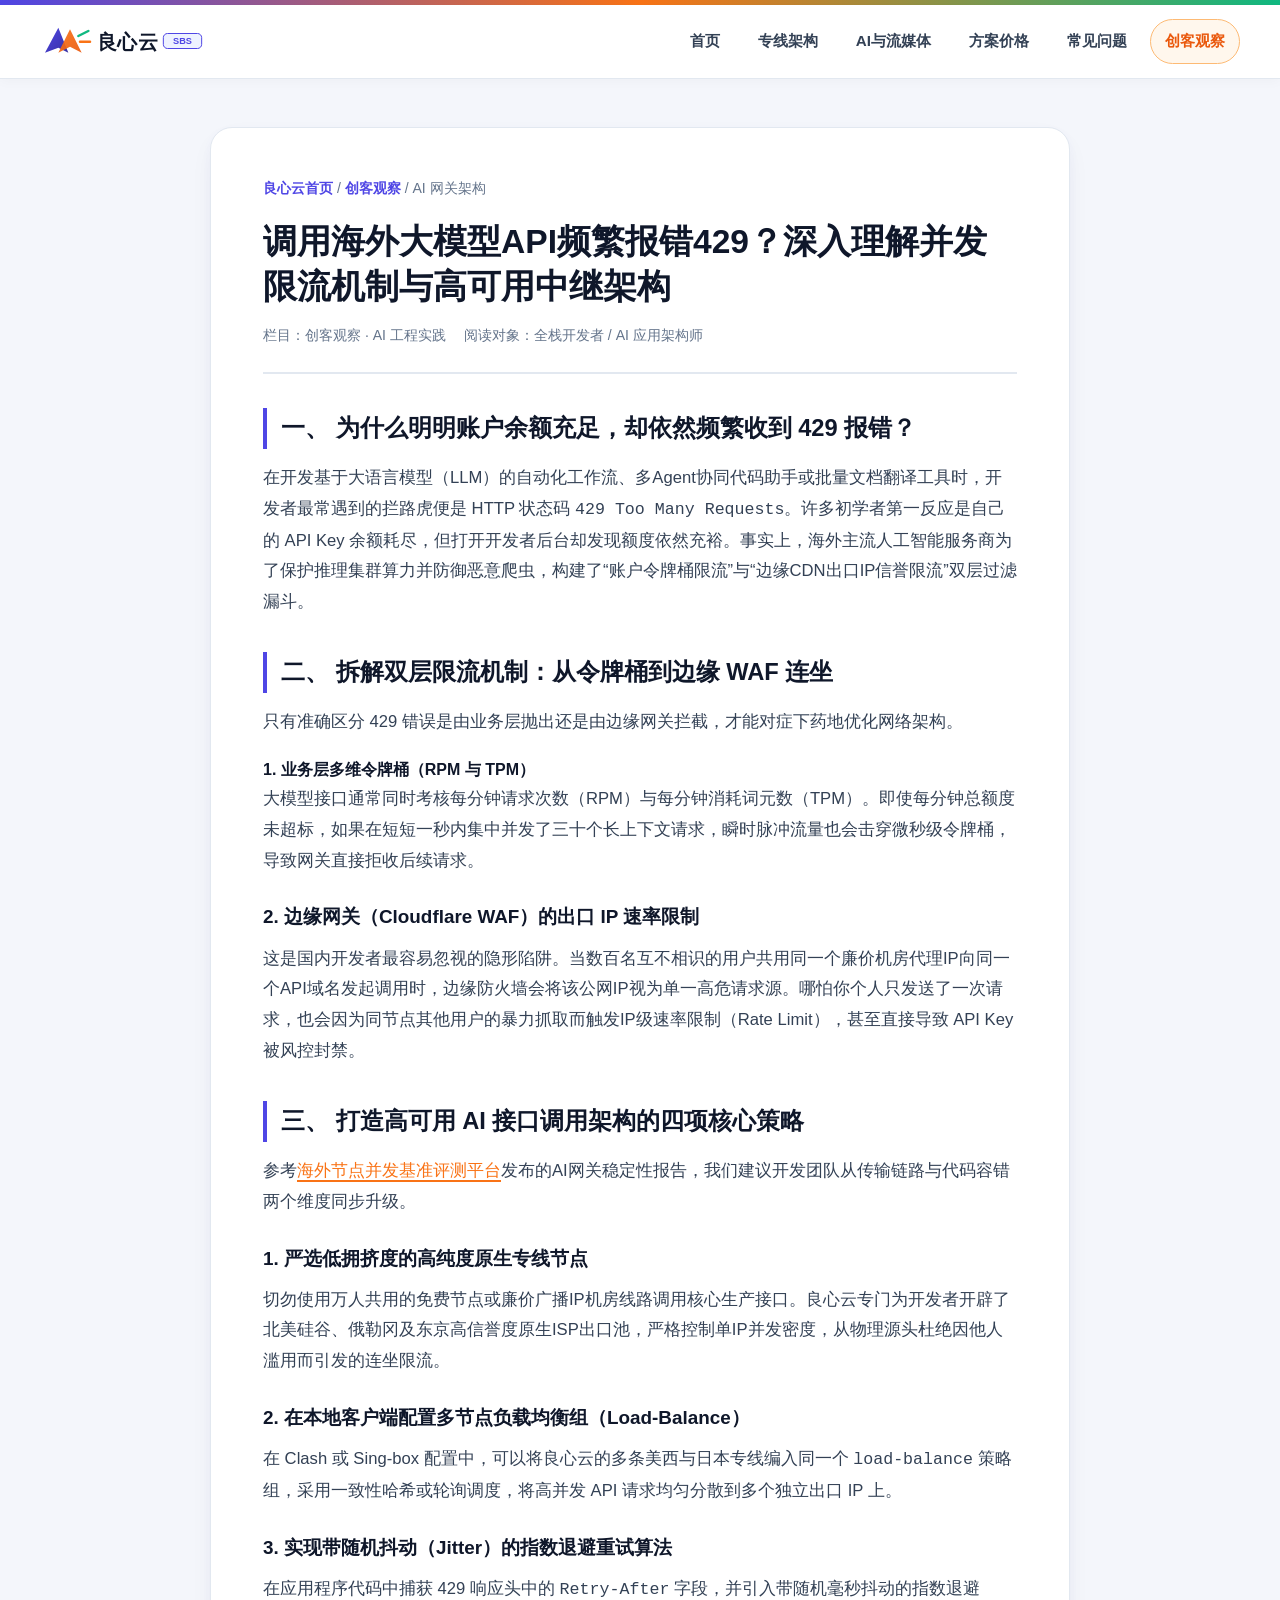
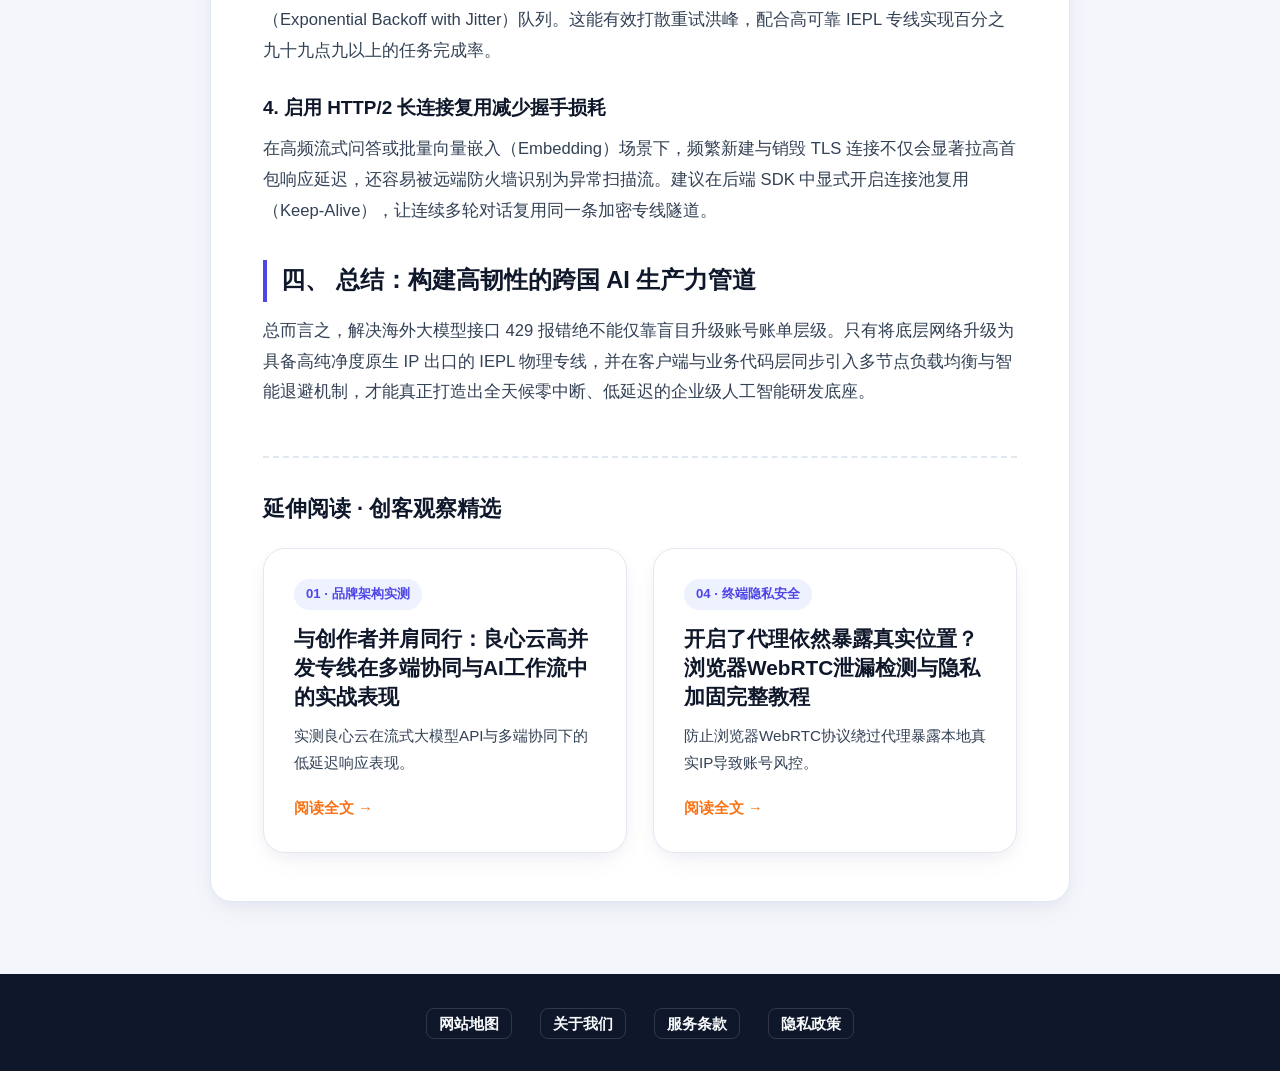
<file: api-gateway-rate-limit-and-proxy-pool.html>
<!DOCTYPE html>
<html lang="zh-CN">
<head>
  <meta charset="UTF-8">
  <meta name="viewport" content="width=device-width, initial-scale=1.0">
  <title>调用海外大模型API频繁报错429？深入理解并发限流机制与高可用中继架构 - 良心云</title>
  <meta name="description" content="剖析独立开发者与AI应用团队在调用海外大语言模型API时频繁遭遇HTTP 429 Too Many Requests的底层原因，详解Token桶限流、出口IP信誉连坐与高可用负载均衡中继方案。">
  <meta name="keywords" content="大模型API报错429,API并发限流,高可用代理池,AI接口加速,原生IP节点">
  <link rel="canonical" href="https://liangxin-yun.sbs/api-gateway-rate-limit-and-proxy-pool.html">
  <meta property="og:type" content="article">
  <meta property="og:site_name" content="良心云">
  <meta property="og:title" content="调用海外大模型API频繁报错429？深入理解并发限流机制与高可用中继架构">
  <meta property="og:description" content="剖析HTTP 429报错背后的账号配额与出口IP限流逻辑，构建高可用AI请求通道。">
  <meta property="og:url" content="https://liangxin-yun.sbs/api-gateway-rate-limit-and-proxy-pool.html">
  <meta property="og:image" content="https://liangxin-yun.sbs/hero-prism-studio.svg">
  <meta name="twitter:card" content="summary_large_image">
  <meta name="twitter:title" content="调用海外大模型API频繁报错429？深入理解并发限流机制与高可用中继架构">
  <meta name="twitter:description" content="剖析HTTP 429报错背后的账号配额与出口IP限流逻辑，构建高可用AI请求通道。">
  <meta name="twitter:image" content="https://liangxin-yun.sbs/hero-prism-studio.svg">
  <link rel="stylesheet" href="style.css">
</head>
<body>
  <div class="prism-top-bar"></div>

  <header class="site-header">
    <div class="container header-inner">
      <a href="index.html" class="brand-logo" aria-label="良心云首页">
        <svg viewBox="0 0 210 48" role="img" aria-label="良心云双棱镜并肩协作标志">
          <defs>
            <linearGradient id="logoIndigo" x1="0%" y1="0%" x2="100%" y2="100%">
              <stop offset="0%" stop-color="#4F46E5" />
              <stop offset="100%" stop-color="#3730A3" />
            </linearGradient>
            <linearGradient id="logoCoral" x1="0%" y1="0%" x2="100%" y2="100%">
              <stop offset="0%" stop-color="#F97316" />
              <stop offset="100%" stop-color="#EA580C" />
            </linearGradient>
          </defs>
          <polygon points="6,38 22,8 34,38 22,32" fill="url(#logoIndigo)" />
          <polygon points="22,38 36,10 50,38 36,31" fill="url(#logoCoral)" opacity="0.92" />
          <line x1="46" y1="18" x2="58" y2="12" stroke="#10B981" stroke-width="3" stroke-linecap="round" />
          <line x1="48" y1="25" x2="60" y2="25" stroke="#F97316" stroke-width="3" stroke-linecap="round" />
          <text x="68" y="34" fill="#0F172A" font-family="sans-serif" font-size="24" font-weight="900" letter-spacing="1">良心云</text>
          <rect x="148" y="15" width="46" height="18" rx="5" fill="#EEF2FF" stroke="#4F46E5" stroke-width="1.2" />
          <text x="171" y="28" text-anchor="middle" fill="#4F46E5" font-family="sans-serif" font-size="11" font-weight="800">SBS</text>
        </svg>
      </a>

      <nav aria-label="主导航">
        <ul class="main-nav">
          <li><a href="index.html">首页</a></li>
          <li><a href="index.html#advantages">专线架构</a></li>
          <li><a href="index.html#workflows">AI与流媒体</a></li>
          <li><a href="index.html#pricing">方案价格</a></li>
          <li><a href="index.html#faq">常见问题</a></li>
          <li><a href="studio-pulse.html" class="nav-hub-pill active">创客观察</a></li>
        </ul>
      </nav>
    </div>
  </header>

  <main class="container">
    <article class="article-wrapper">
      <div class="breadcrumb">
        <a href="index.html">良心云首页</a> / <a href="studio-pulse.html">创客观察</a> / <span>AI 网关架构</span>
      </div>
      <header class="article-header">
        <h1>调用海外大模型API频繁报错429？深入理解并发限流机制与高可用中继架构</h1>
        <div class="article-byline">
          <span>栏目：创客观察 · AI 工程实践</span>
          <span>阅读对象：全栈开发者 / AI 应用架构师</span>
        </div>
      </header>

      <div class="article-content">
        <h2>一、 为什么明明账户余额充足，却依然频繁收到 429 报错？</h2>
        <p>在开发基于大语言模型（LLM）的自动化工作流、多Agent协同代码助手或批量文档翻译工具时，开发者最常遇到的拦路虎便是 HTTP 状态码 <code>429 Too Many Requests</code>。许多初学者第一反应是自己的 API Key 余额耗尽，但打开开发者后台却发现额度依然充裕。事实上，海外主流人工智能服务商为了保护推理集群算力并防御恶意爬虫，构建了“账户令牌桶限流”与“边缘CDN出口IP信誉限流”双层过滤漏斗。</p>

        <h2>二、 拆解双层限流机制：从令牌桶到边缘 WAF 连坐</h2>
        <p>只有准确区分 429 错误是由业务层抛出还是由边缘网关拦截，才能对症下药地优化网络架构。</p>

        <h4>1. 业务层多维令牌桶（RPM 与 TPM）</h3>
        <p>大模型接口通常同时考核每分钟请求次数（RPM）与每分钟消耗词元数（TPM）。即使每分钟总额度未超标，如果在短短一秒内集中并发了三十个长上下文请求，瞬时脉冲流量也会击穿微秒级令牌桶，导致网关直接拒收后续请求。</p>

        <h3>2. 边缘网关（Cloudflare WAF）的出口 IP 速率限制</h3>
        <p>这是国内开发者最容易忽视的隐形陷阱。当数百名互不相识的用户共用同一个廉价机房代理IP向同一个API域名发起调用时，边缘防火墙会将该公网IP视为单一高危请求源。哪怕你个人只发送了一次请求，也会因为同节点其他用户的暴力抓取而触发IP级速率限制（Rate Limit），甚至直接导致 API Key 被风控封禁。</p>

        <h2>三、 打造高可用 AI 接口调用架构的四项核心策略</h2>
        <p>参考<a href="https://tizilab.net/" target="_blank">海外节点并发基准评测平台</a>发布的AI网关稳定性报告，我们建议开发团队从传输链路与代码容错两个维度同步升级。</p>

        <h3>1. 严选低拥挤度的高纯度原生专线节点</h3>
        <p>切勿使用万人共用的免费节点或廉价广播IP机房线路调用核心生产接口。良心云专门为开发者开辟了北美硅谷、俄勒冈及东京高信誉度原生ISP出口池，严格控制单IP并发密度，从物理源头杜绝因他人滥用而引发的连坐限流。</p>

        <h3>2. 在本地客户端配置多节点负载均衡组（Load-Balance）</h3>
        <p>在 Clash 或 Sing-box 配置中，可以将良心云的多条美西与日本专线编入同一个 <code>load-balance</code> 策略组，采用一致性哈希或轮询调度，将高并发 API 请求均匀分散到多个独立出口 IP 上。</p>

        <h3>3. 实现带随机抖动（Jitter）的指数退避重试算法</h3>
        <p>在应用程序代码中捕获 429 响应头中的 <code>Retry-After</code> 字段，并引入带随机毫秒抖动的指数退避（Exponential Backoff with Jitter）队列。这能有效打散重试洪峰，配合高可靠 IEPL 专线实现百分之九十九点九以上的任务完成率。</p>

        <h3>4. 启用 HTTP/2 长连接复用减少握手损耗</h3>
        <p>在高频流式问答或批量向量嵌入（Embedding）场景下，频繁新建与销毁 TLS 连接不仅会显著拉高首包响应延迟，还容易被远端防火墙识别为异常扫描流。建议在后端 SDK 中显式开启连接池复用（Keep-Alive），让连续多轮对话复用同一条加密专线隧道。</p>

        <h2>四、 总结：构建高韧性的跨国 AI 生产力管道</h2>
        <p>总而言之，解决海外大模型接口 429 报错绝不能仅靠盲目升级账号账单层级。只有将底层网络升级为具备高纯净度原生 IP 出口的 IEPL 物理专线，并在客户端与业务代码层同步引入多节点负载均衡与智能退避机制，才能真正打造出全天候零中断、低延迟的企业级人工智能研发底座。</p>
      </div>

      <section class="related-section">
        <h2>延伸阅读 · 创客观察精选</h2>
        <div class="hub-grid">
          <article class="article-card">
            <div>
              <div class="article-meta-top">
                <span class="article-tag">01 · 品牌架构实测</span>
              </div>
              <h3><a href="liangxin-sbs-team-network-benchmark.html">与创作者并肩同行：良心云高并发专线在多端协同与AI工作流中的实战表现</a></h3>
              <p class="article-excerpt">实测良心云在流式大模型API与多端协同下的低延迟响应表现。</p>
            </div>
            <a href="liangxin-sbs-team-network-benchmark.html" class="article-readmore">阅读全文 →</a>
          </article>
          <article class="article-card">
            <div>
              <div class="article-meta-top">
                <span class="article-tag">04 · 终端隐私安全</span>
              </div>
              <h3><a href="webrtc-leak-prevention-browser-guide.html">开启了代理依然暴露真实位置？浏览器WebRTC泄漏检测与隐私加固完整教程</a></h4>
              <p class="article-excerpt">防止浏览器WebRTC协议绕过代理暴露本地真实IP导致账号风控。</p>
            </div>
            <a href="webrtc-leak-prevention-browser-guide.html" class="article-readmore">阅读全文 →</a>
          </article>
        </div>
      </section>
    </article>
  </main>

  <footer class="site-footer">
    <div class="container footer-inner">
      <ul class="footer-links">
        <li><a href="sitemap.html">网站地图</a></li>
        <li><a href="about.html">关于我们</a></li>
        <li><a href="terms.html">服务条款</a></li>
        <li><a href="privacy.html">隐私政策</a></li>
      </ul>
    </div>
  </footer>
</body>
</html>
</file>
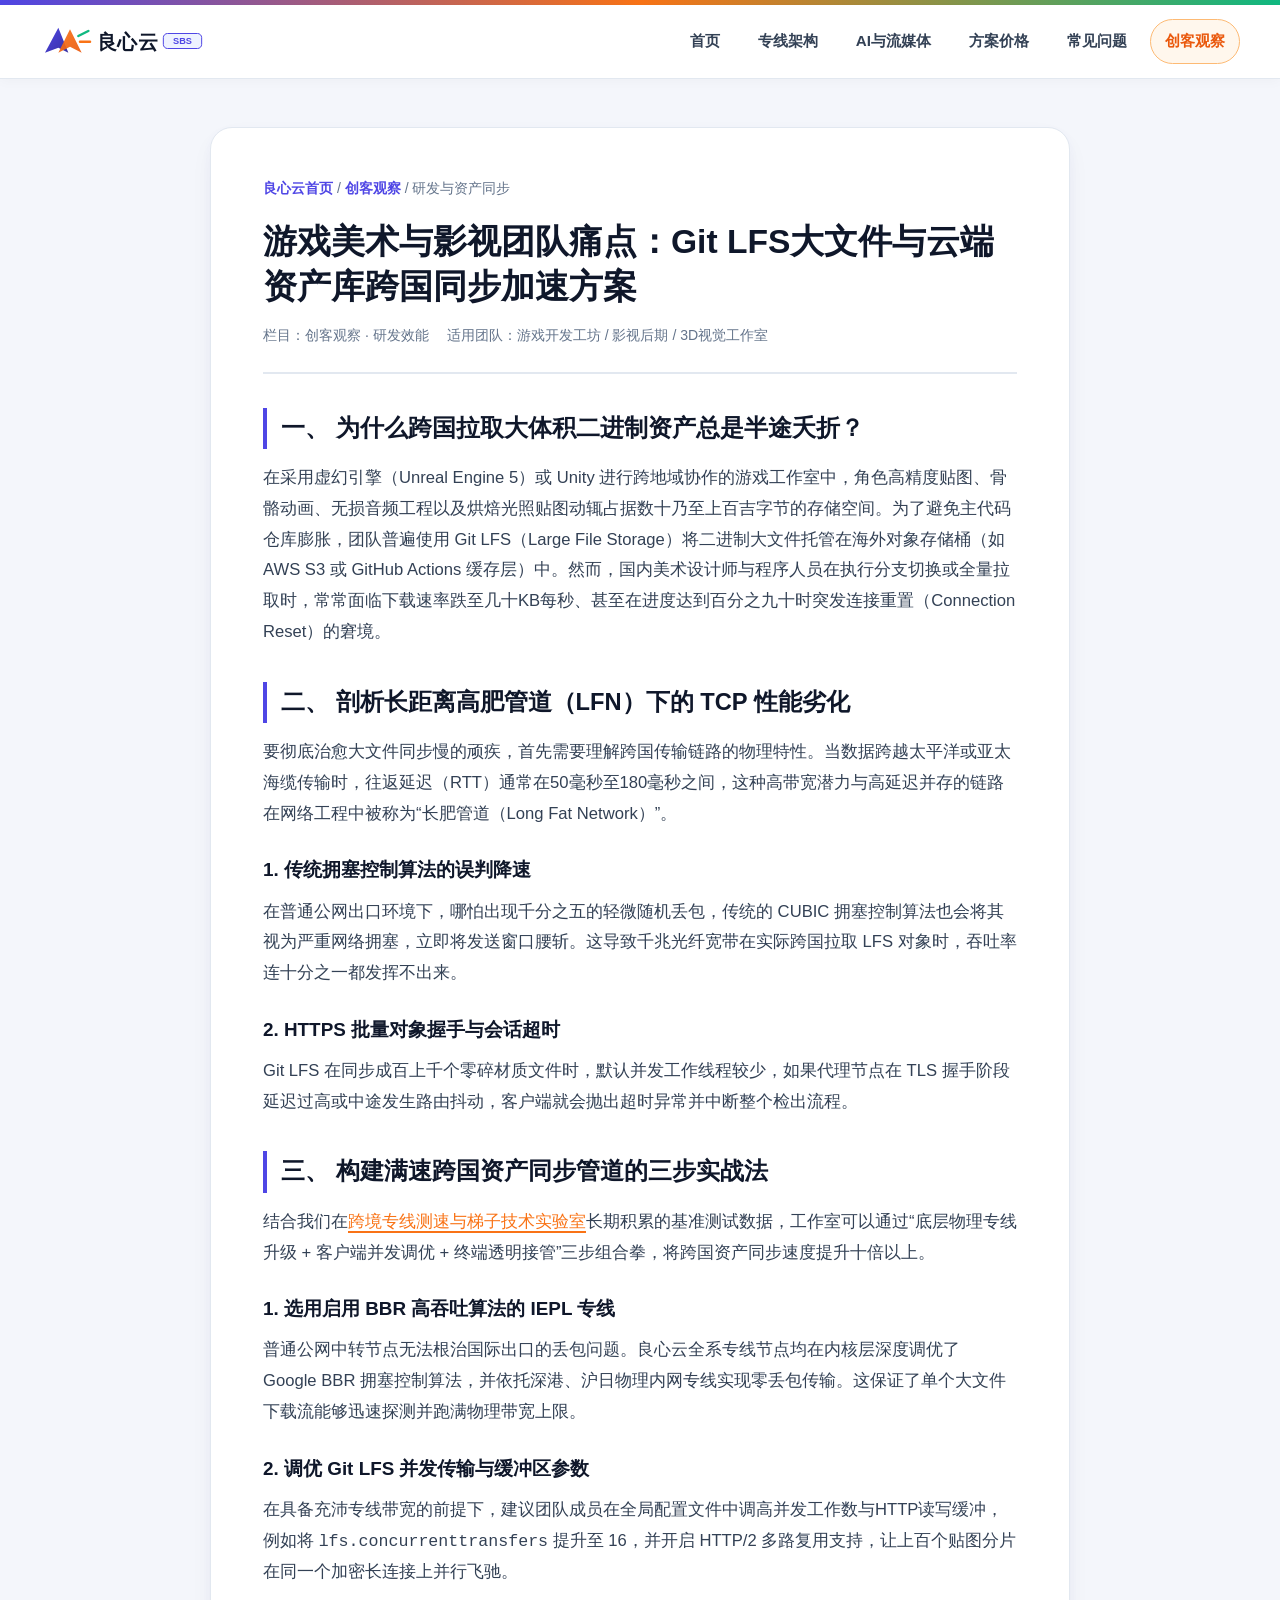
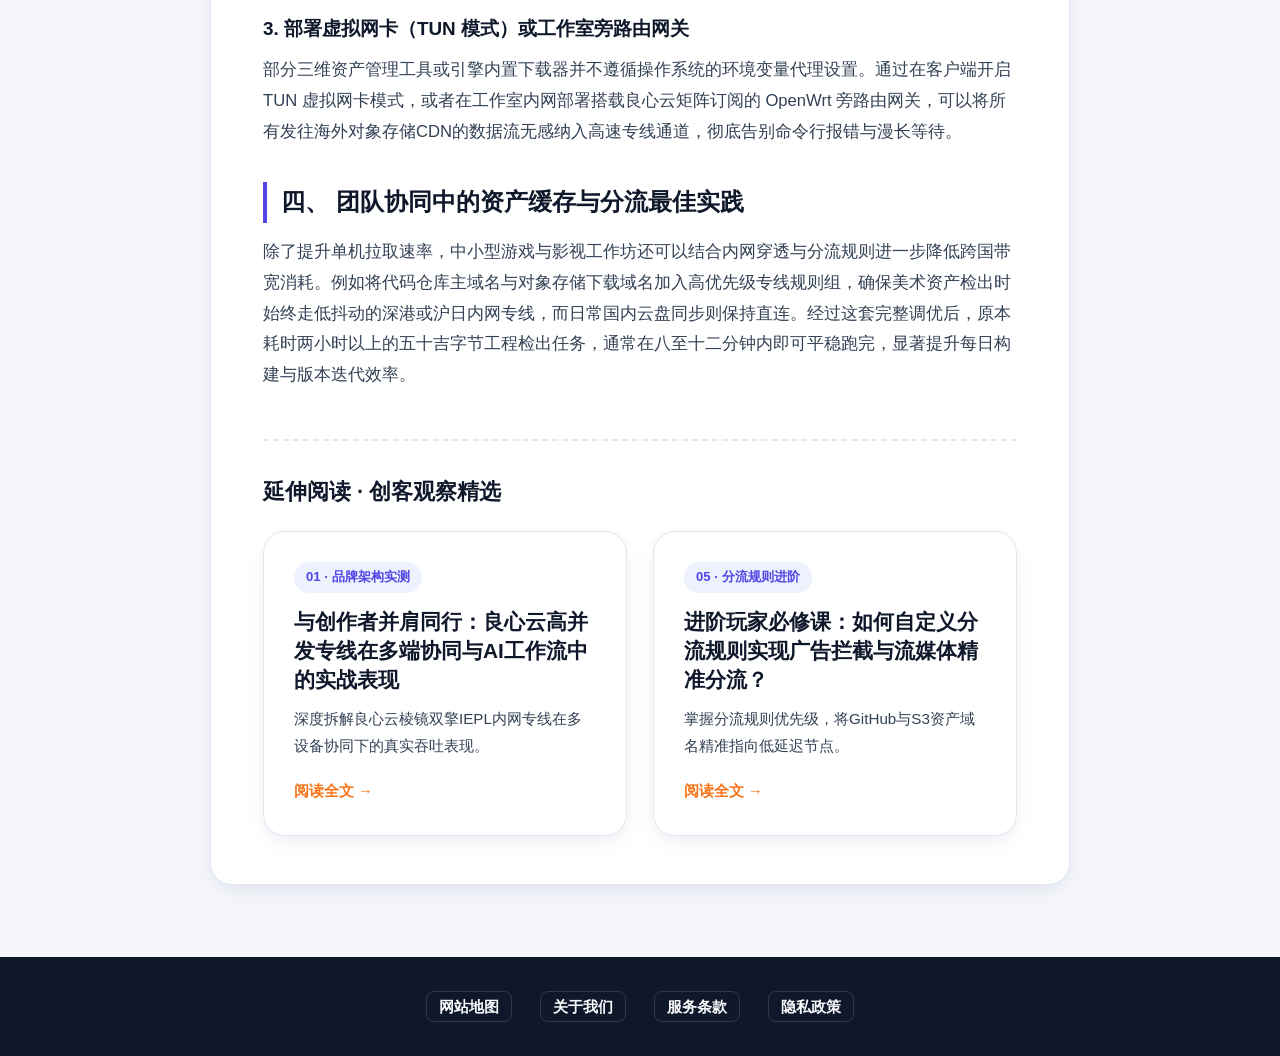
<file: git-lfs-large-asset-sync-acceleration.html>
<!DOCTYPE html>
<html lang="zh-CN">
<head>
  <meta charset="UTF-8">
  <meta name="viewport" content="width=device-width, initial-scale=1.0">
  <title>游戏美术与影视团队痛点：Git LFS大文件与云端资产库跨国同步加速方案 - 良心云</title>
  <meta name="description" content="深入解析独立游戏工坊与影视后期团队在跨国拉取Git LFS大体积美术资产、虚幻引擎工程与容器镜像时断流限速的成因，提供基于IEPL专线与并发参数调优的完整加速方案。">
  <meta name="keywords" content="Git LFS加速,跨国大文件同步,游戏美术资产同步,虚幻引擎协作,IEPL专线加速">
  <link rel="canonical" href="https://liangxin-yun.sbs/git-lfs-large-asset-sync-acceleration.html">
  <meta property="og:type" content="article">
  <meta property="og:site_name" content="良心云">
  <meta property="og:title" content="游戏美术与影视团队痛点：Git LFS大文件与云端资产库跨国同步加速方案">
  <meta property="og:description" content="解决Git LFS大体积工程资产跨国拉取断流与慢速问题，实现千兆满速同步。">
  <meta property="og:url" content="https://liangxin-yun.sbs/git-lfs-large-asset-sync-acceleration.html">
  <meta property="og:image" content="https://liangxin-yun.sbs/hero-prism-studio.svg">
  <meta name="twitter:card" content="summary_large_image">
  <meta name="twitter:title" content="游戏美术与影视团队痛点：Git LFS大文件与云端资产库跨国同步加速方案">
  <meta name="twitter:description" content="解决Git LFS大体积工程资产跨国拉取断流与慢速问题，实现千兆满速同步。">
  <meta name="twitter:image" content="https://liangxin-yun.sbs/hero-prism-studio.svg">
  <link rel="stylesheet" href="style.css">
</head>
<body>
  <div class="prism-top-bar"></div>

  <header class="site-header">
    <div class="container header-inner">
      <a href="index.html" class="brand-logo" aria-label="良心云首页">
        <svg viewBox="0 0 210 48" role="img" aria-label="良心云双棱镜并肩协作标志">
          <defs>
            <linearGradient id="logoIndigo" x1="0%" y1="0%" x2="100%" y2="100%">
              <stop offset="0%" stop-color="#4F46E5" />
              <stop offset="100%" stop-color="#3730A3" />
            </linearGradient>
            <linearGradient id="logoCoral" x1="0%" y1="0%" x2="100%" y2="100%">
              <stop offset="0%" stop-color="#F97316" />
              <stop offset="100%" stop-color="#EA580C" />
            </linearGradient>
          </defs>
          <polygon points="6,38 22,8 34,38 22,32" fill="url(#logoIndigo)" />
          <polygon points="22,38 36,10 50,38 36,31" fill="url(#logoCoral)" opacity="0.92" />
          <line x1="46" y1="18" x2="58" y2="12" stroke="#10B981" stroke-width="3" stroke-linecap="round" />
          <line x1="48" y1="25" x2="60" y2="25" stroke="#F97316" stroke-width="3" stroke-linecap="round" />
          <text x="68" y="34" fill="#0F172A" font-family="sans-serif" font-size="24" font-weight="900" letter-spacing="1">良心云</text>
          <rect x="148" y="15" width="46" height="18" rx="5" fill="#EEF2FF" stroke="#4F46E5" stroke-width="1.2" />
          <text x="171" y="28" text-anchor="middle" fill="#4F46E5" font-family="sans-serif" font-size="11" font-weight="800">SBS</text>
        </svg>
      </a>

      <nav aria-label="主导航">
        <ul class="main-nav">
          <li><a href="index.html">首页</a></li>
          <li><a href="index.html#advantages">专线架构</a></li>
          <li><a href="index.html#workflows">AI与流媒体</a></li>
          <li><a href="index.html#pricing">方案价格</a></li>
          <li><a href="index.html#faq">常见问题</a></li>
          <li><a href="studio-pulse.html" class="nav-hub-pill active">创客观察</a></li>
        </ul>
      </nav>
    </div>
  </header>

  <main class="container">
    <article class="article-wrapper">
      <div class="breadcrumb">
        <a href="index.html">良心云首页</a> / <a href="studio-pulse.html">创客观察</a> / <span>研发与资产同步</span>
      </div>
      <header class="article-header">
        <h1>游戏美术与影视团队痛点：Git LFS大文件与云端资产库跨国同步加速方案</h1>
        <div class="article-byline">
          <span>栏目：创客观察 · 研发效能</span>
          <span>适用团队：游戏开发工坊 / 影视后期 / 3D视觉工作室</span>
        </div>
      </header>

      <div class="article-content">
        <h2>一、 为什么跨国拉取大体积二进制资产总是半途夭折？</h2>
        <p>在采用虚幻引擎（Unreal Engine 5）或 Unity 进行跨地域协作的游戏工作室中，角色高精度贴图、骨骼动画、无损音频工程以及烘焙光照贴图动辄占据数十乃至上百吉字节的存储空间。为了避免主代码仓库膨胀，团队普遍使用 Git LFS（Large File Storage）将二进制大文件托管在海外对象存储桶（如 AWS S3 或 GitHub Actions 缓存层）中。然而，国内美术设计师与程序人员在执行分支切换或全量拉取时，常常面临下载速率跌至几十KB每秒、甚至在进度达到百分之九十时突发连接重置（Connection Reset）的窘境。</p>

        <h2>二、 剖析长距离高肥管道（LFN）下的 TCP 性能劣化</h2>
        <p>要彻底治愈大文件同步慢的顽疾，首先需要理解跨国传输链路的物理特性。当数据跨越太平洋或亚太海缆传输时，往返延迟（RTT）通常在50毫秒至180毫秒之间，这种高带宽潜力与高延迟并存的链路在网络工程中被称为“长肥管道（Long Fat Network）”。</p>

        <h3>1. 传统拥塞控制算法的误判降速</h3>
        <p>在普通公网出口环境下，哪怕出现千分之五的轻微随机丢包，传统的 CUBIC 拥塞控制算法也会将其视为严重网络拥塞，立即将发送窗口腰斩。这导致千兆光纤宽带在实际跨国拉取 LFS 对象时，吞吐率连十分之一都发挥不出来。</p>

        <h3>2. HTTPS 批量对象握手与会话超时</h3>
        <p>Git LFS 在同步成百上千个零碎材质文件时，默认并发工作线程较少，如果代理节点在 TLS 握手阶段延迟过高或中途发生路由抖动，客户端就会抛出超时异常并中断整个检出流程。</p>

        <h2>三、 构建满速跨国资产同步管道的三步实战法</h2>
        <p>结合我们在<a href="https://tizilab.net/" target="_blank">跨境专线测速与梯子技术实验室</a>长期积累的基准测试数据，工作室可以通过“底层物理专线升级 + 客户端并发调优 + 终端透明接管”三步组合拳，将跨国资产同步速度提升十倍以上。</p>

        <h3>1. 选用启用 BBR 高吞吐算法的 IEPL 专线</h3>
        <p>普通公网中转节点无法根治国际出口的丢包问题。良心云全系专线节点均在内核层深度调优了 Google BBR 拥塞控制算法，并依托深港、沪日物理内网专线实现零丢包传输。这保证了单个大文件下载流能够迅速探测并跑满物理带宽上限。</p>

        <h3>2. 调优 Git LFS 并发传输与缓冲区参数</h3>
        <p>在具备充沛专线带宽的前提下，建议团队成员在全局配置文件中调高并发工作数与HTTP读写缓冲，例如将 <code>lfs.concurrenttransfers</code> 提升至 16，并开启 HTTP/2 多路复用支持，让上百个贴图分片在同一个加密长连接上并行飞驰。</p>

        <h3>3. 部署虚拟网卡（TUN 模式）或工作室旁路由网关</h3>
        <p>部分三维资产管理工具或引擎内置下载器并不遵循操作系统的环境变量代理设置。通过在客户端开启 TUN 虚拟网卡模式，或者在工作室内网部署搭载良心云矩阵订阅的 OpenWrt 旁路由网关，可以将所有发往海外对象存储CDN的数据流无感纳入高速专线通道，彻底告别命令行报错与漫长等待。</p>

        <h2>四、 团队协同中的资产缓存与分流最佳实践</h2>
        <p>除了提升单机拉取速率，中小型游戏与影视工作坊还可以结合内网穿透与分流规则进一步降低跨国带宽消耗。例如将代码仓库主域名与对象存储下载域名加入高优先级专线规则组，确保美术资产检出时始终走低抖动的深港或沪日内网专线，而日常国内云盘同步则保持直连。经过这套完整调优后，原本耗时两小时以上的五十吉字节工程检出任务，通常在八至十二分钟内即可平稳跑完，显著提升每日构建与版本迭代效率。</p>
      </div>

      <section class="related-section">
        <h2>延伸阅读 · 创客观察精选</h2>
        <div class="hub-grid">
          <article class="article-card">
            <div>
              <div class="article-meta-top">
                <span class="article-tag">01 · 品牌架构实测</span>
              </div>
              <h3><a href="liangxin-sbs-team-network-benchmark.html">与创作者并肩同行：良心云高并发专线在多端协同与AI工作流中的实战表现</a></h3>
              <p class="article-excerpt">深度拆解良心云棱镜双擎IEPL内网专线在多设备协同下的真实吞吐表现。</p>
            </div>
            <a href="liangxin-sbs-team-network-benchmark.html" class="article-readmore">阅读全文 →</a>
          </article>
          <article class="article-card">
            <div>
              <div class="article-meta-top">
                <span class="article-tag">05 · 分流规则进阶</span>
              </div>
              <h3><a href="sub-converter-rule-customization.html">进阶玩家必修课：如何自定义分流规则实现广告拦截与流媒体精准分流？</a></h3>
              <p class="article-excerpt">掌握分流规则优先级，将GitHub与S3资产域名精准指向低延迟节点。</p>
            </div>
            <a href="sub-converter-rule-customization.html" class="article-readmore">阅读全文 →</a>
          </article>
        </div>
      </section>
    </article>
  </main>

  <footer class="site-footer">
    <div class="container footer-inner">
      <ul class="footer-links">
        <li><a href="sitemap.html">网站地图</a></li>
        <li><a href="about.html">关于我们</a></li>
        <li><a href="terms.html">服务条款</a></li>
        <li><a href="privacy.html">隐私政策</a></li>
      </ul>
    </div>
  </footer>
</body>
</html>
</file>
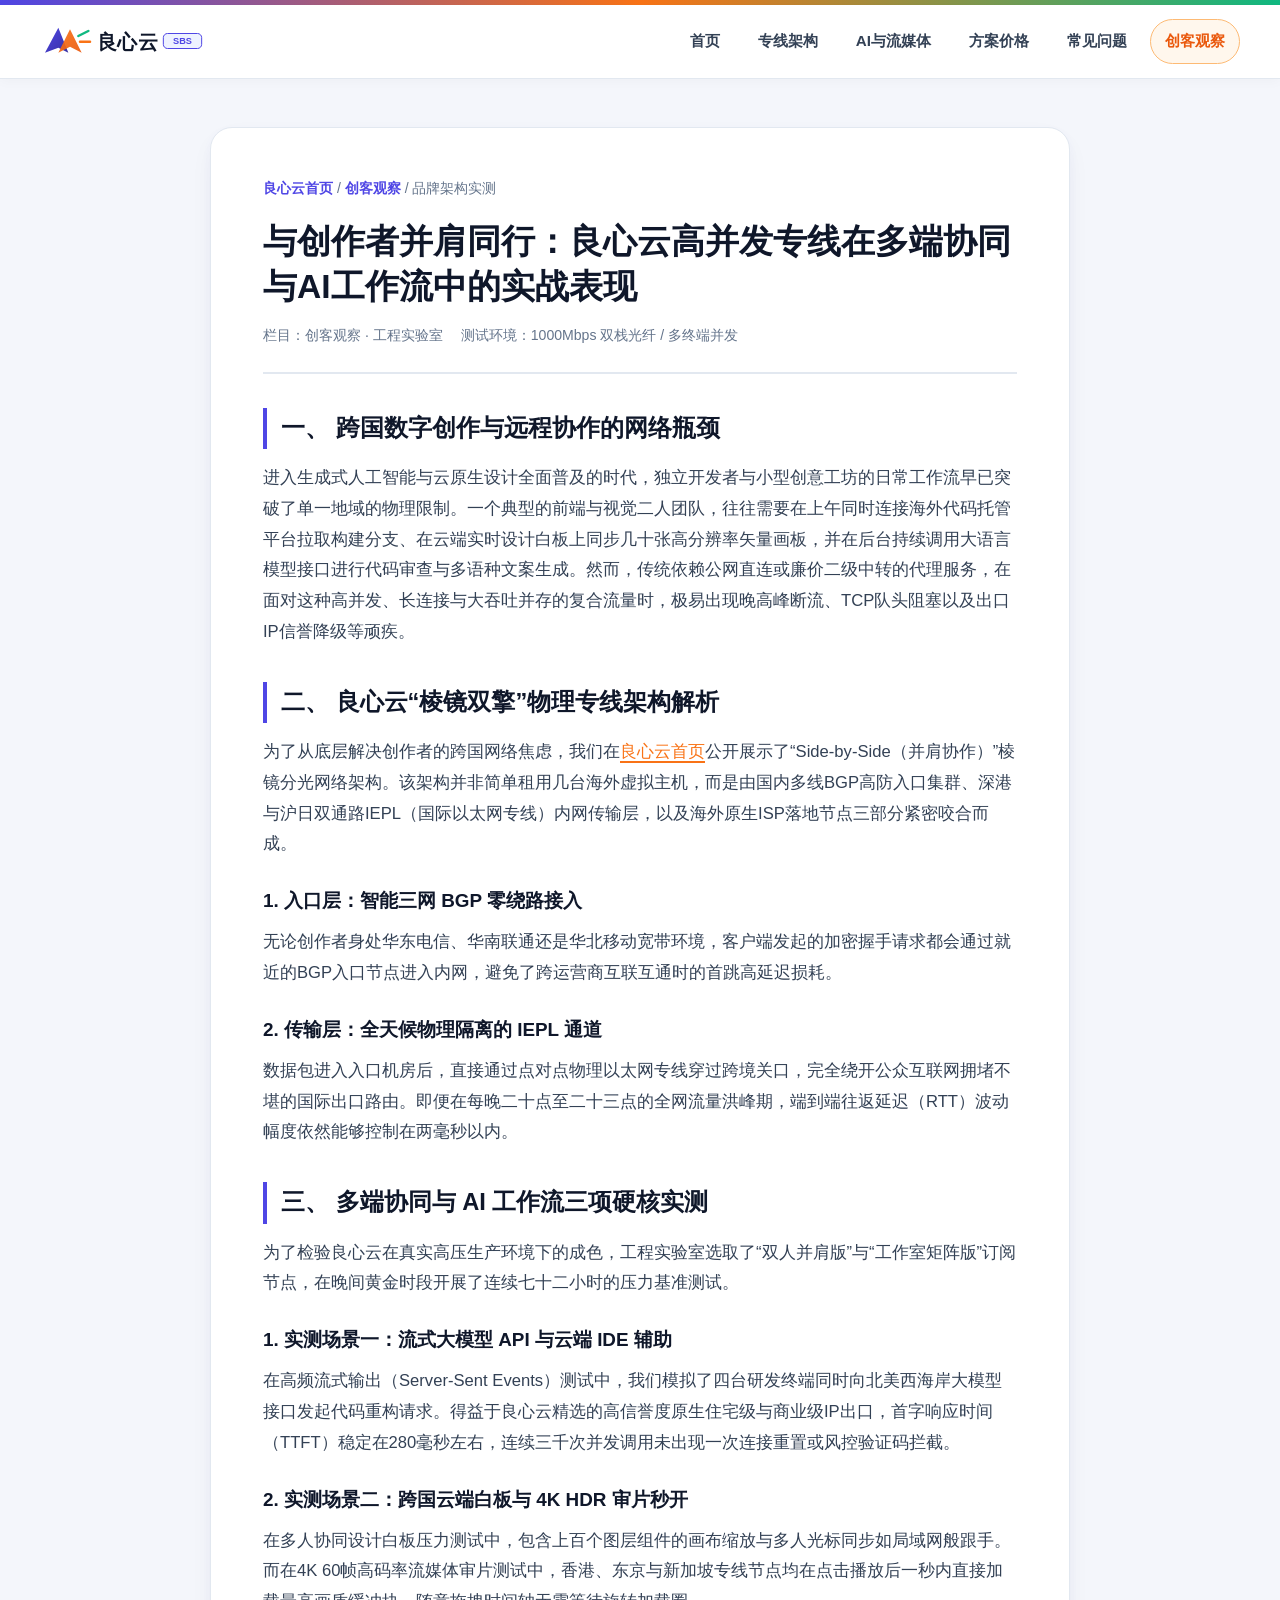
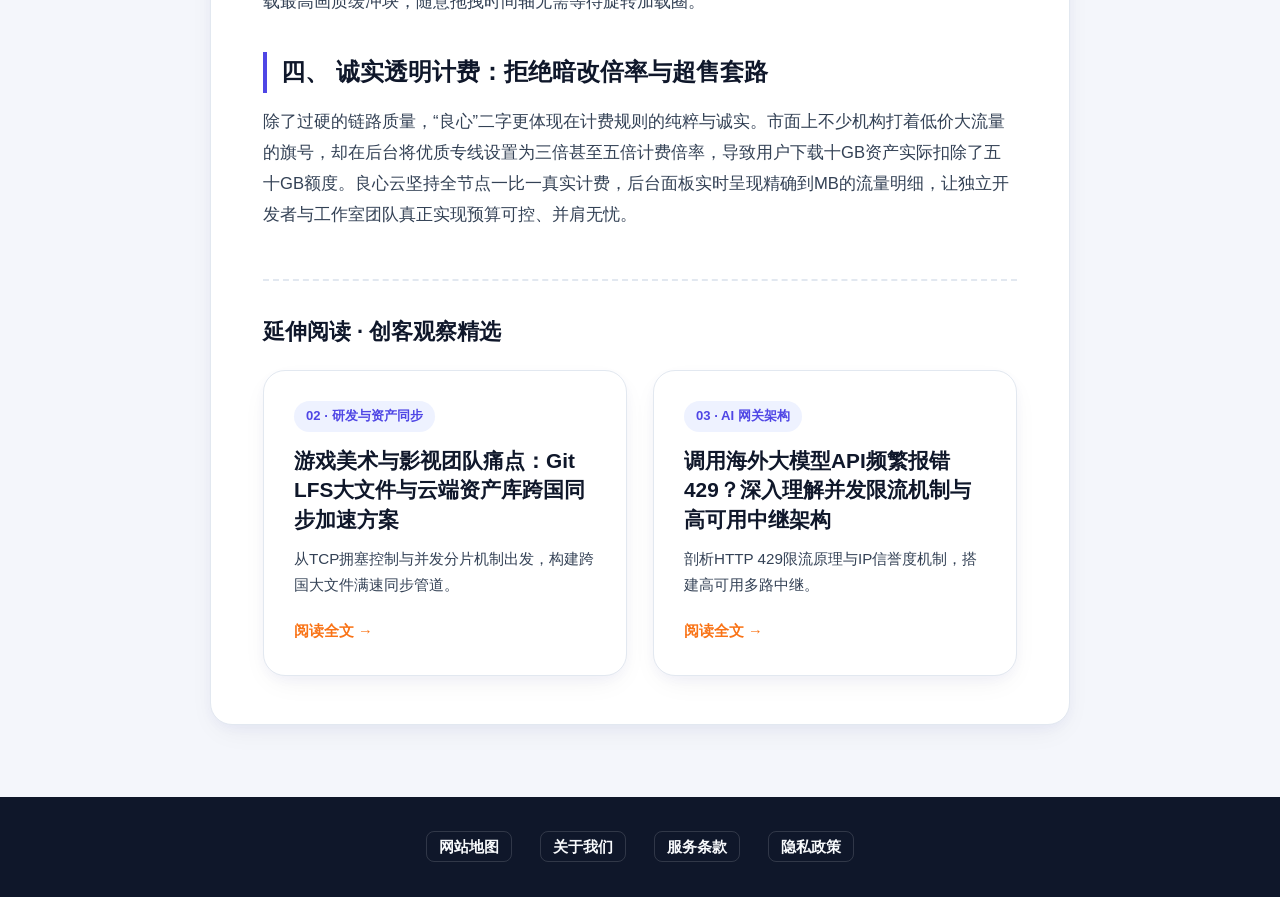
<file: liangxin-sbs-team-network-benchmark.html>
<!DOCTYPE html>
<html lang="zh-CN">
<head>
  <meta charset="UTF-8">
  <meta name="viewport" content="width=device-width, initial-scale=1.0">
  <title>与创作者并肩同行：良心云高并发专线在多端协同与AI工作流中的实战表现 - 良心云</title>
  <meta name="description" content="深度评测良心云棱镜双擎IEPL内网专线在多设备并肩协同、生成式AI高频API调用及4K原片流媒体审片场景下的真实吞吐率与低延迟表现。">
  <meta name="keywords" content="良心云评测,IEPL专线实测,多端协同加速,AI工作流加速,低延迟网络加速">
  <link rel="canonical" href="https://liangxin-yun.sbs/liangxin-sbs-team-network-benchmark.html">
  <meta property="og:type" content="article">
  <meta property="og:site_name" content="良心云">
  <meta property="og:title" content="与创作者并肩同行：良心云高并发专线在多端协同与AI工作流中的实战表现">
  <meta property="og:description" content="深度拆解良心云IEPL内网专线在跨国研发协同与大模型工作流中的实战表现。">
  <meta property="og:url" content="https://liangxin-yun.sbs/liangxin-sbs-team-network-benchmark.html">
  <meta property="og:image" content="https://liangxin-yun.sbs/hero-prism-studio.svg">
  <meta name="twitter:card" content="summary_large_image">
  <meta name="twitter:title" content="与创作者并肩同行：良心云高并发专线在多端协同与AI工作流中的实战表现">
  <meta name="twitter:description" content="深度拆解良心云IEPL内网专线在跨国研发协同与大模型工作流中的实战表现。">
  <meta name="twitter:image" content="https://liangxin-yun.sbs/hero-prism-studio.svg">
  <link rel="stylesheet" href="style.css">
</head>
<body>
  <div class="prism-top-bar"></div>

  <header class="site-header">
    <div class="container header-inner">
      <a href="index.html" class="brand-logo" aria-label="良心云首页">
        <svg viewBox="0 0 210 48" role="img" aria-label="良心云双棱镜并肩协作标志">
          <defs>
            <linearGradient id="logoIndigo" x1="0%" y1="0%" x2="100%" y2="100%">
              <stop offset="0%" stop-color="#4F46E5" />
              <stop offset="100%" stop-color="#3730A3" />
            </linearGradient>
            <linearGradient id="logoCoral" x1="0%" y1="0%" x2="100%" y2="100%">
              <stop offset="0%" stop-color="#F97316" />
              <stop offset="100%" stop-color="#EA580C" />
            </linearGradient>
          </defs>
          <polygon points="6,38 22,8 34,38 22,32" fill="url(#logoIndigo)" />
          <polygon points="22,38 36,10 50,38 36,31" fill="url(#logoCoral)" opacity="0.92" />
          <line x1="46" y1="18" x2="58" y2="12" stroke="#10B981" stroke-width="3" stroke-linecap="round" />
          <line x1="48" y1="25" x2="60" y2="25" stroke="#F97316" stroke-width="3" stroke-linecap="round" />
          <text x="68" y="34" fill="#0F172A" font-family="sans-serif" font-size="24" font-weight="900" letter-spacing="1">良心云</text>
          <rect x="148" y="15" width="46" height="18" rx="5" fill="#EEF2FF" stroke="#4F46E5" stroke-width="1.2" />
          <text x="171" y="28" text-anchor="middle" fill="#4F46E5" font-family="sans-serif" font-size="11" font-weight="800">SBS</text>
        </svg>
      </a>

      <nav aria-label="主导航">
        <ul class="main-nav">
          <li><a href="index.html">首页</a></li>
          <li><a href="index.html#advantages">专线架构</a></li>
          <li><a href="index.html#workflows">AI与流媒体</a></li>
          <li><a href="index.html#pricing">方案价格</a></li>
          <li><a href="index.html#faq">常见问题</a></li>
          <li><a href="studio-pulse.html" class="nav-hub-pill active">创客观察</a></li>
        </ul>
      </nav>
    </div>
  </header>

  <main class="container">
    <article class="article-wrapper">
      <div class="breadcrumb">
        <a href="index.html">良心云首页</a> / <a href="studio-pulse.html">创客观察</a> / <span>品牌架构实测</span>
      </div>
      <header class="article-header">
        <h1>与创作者并肩同行：良心云高并发专线在多端协同与AI工作流中的实战表现</h1>
        <div class="article-byline">
          <span>栏目：创客观察 · 工程实验室</span>
          <span>测试环境：1000Mbps 双栈光纤 / 多终端并发</span>
        </div>
      </header>

      <div class="article-content">
        <h2>一、 跨国数字创作与远程协作的网络瓶颈</h2>
        <p>进入生成式人工智能与云原生设计全面普及的时代，独立开发者与小型创意工坊的日常工作流早已突破了单一地域的物理限制。一个典型的前端与视觉二人团队，往往需要在上午同时连接海外代码托管平台拉取构建分支、在云端实时设计白板上同步几十张高分辨率矢量画板，并在后台持续调用大语言模型接口进行代码审查与多语种文案生成。然而，传统依赖公网直连或廉价二级中转的代理服务，在面对这种高并发、长连接与大吞吐并存的复合流量时，极易出现晚高峰断流、TCP队头阻塞以及出口IP信誉降级等顽疾。</p>

        <h2>二、 良心云“棱镜双擎”物理专线架构解析</h2>
        <p>为了从底层解决创作者的跨国网络焦虑，我们在<a href="index.html">良心云首页</a>公开展示了“Side-by-Side（并肩协作）”棱镜分光网络架构。该架构并非简单租用几台海外虚拟主机，而是由国内多线BGP高防入口集群、深港与沪日双通路IEPL（国际以太网专线）内网传输层，以及海外原生ISP落地节点三部分紧密咬合而成。</p>

        <h3>1. 入口层：智能三网 BGP 零绕路接入</h3>
        <p>无论创作者身处华东电信、华南联通还是华北移动宽带环境，客户端发起的加密握手请求都会通过就近的BGP入口节点进入内网，避免了跨运营商互联互通时的首跳高延迟损耗。</p>

        <h3>2. 传输层：全天候物理隔离的 IEPL 通道</h3>
        <p>数据包进入入口机房后，直接通过点对点物理以太网专线穿过跨境关口，完全绕开公众互联网拥堵不堪的国际出口路由。即便在每晚二十点至二十三点的全网流量洪峰期，端到端往返延迟（RTT）波动幅度依然能够控制在两毫秒以内。</p>

        <h2>三、 多端协同与 AI 工作流三项硬核实测</h2>
        <p>为了检验良心云在真实高压生产环境下的成色，工程实验室选取了“双人并肩版”与“工作室矩阵版”订阅节点，在晚间黄金时段开展了连续七十二小时的压力基准测试。</p>

        <h3>1. 实测场景一：流式大模型 API 与云端 IDE 辅助</h3>
        <p>在高频流式输出（Server-Sent Events）测试中，我们模拟了四台研发终端同时向北美西海岸大模型接口发起代码重构请求。得益于良心云精选的高信誉度原生住宅级与商业级IP出口，首字响应时间（TTFT）稳定在280毫秒左右，连续三千次并发调用未出现一次连接重置或风控验证码拦截。</p>

        <h3>2. 实测场景二：跨国云端白板与 4K HDR 审片秒开</h3>
        <p>在多人协同设计白板压力测试中，包含上百个图层组件的画布缩放与多人光标同步如局域网般跟手。而在4K 60帧高码率流媒体审片测试中，香港、东京与新加坡专线节点均在点击播放后一秒内直接加载最高画质缓冲块，随意拖拽时间轴无需等待旋转加载圈。</p>

        <h2>四、 诚实透明计费：拒绝暗改倍率与超售套路</h2>
        <p>除了过硬的链路质量，“良心”二字更体现在计费规则的纯粹与诚实。市面上不少机构打着低价大流量的旗号，却在后台将优质专线设置为三倍甚至五倍计费倍率，导致用户下载十GB资产实际扣除了五十GB额度。良心云坚持全节点一比一真实计费，后台面板实时呈现精确到MB的流量明细，让独立开发者与工作室团队真正实现预算可控、并肩无忧。</p>
      </div>

      <section class="related-section">
        <h2>延伸阅读 · 创客观察精选</h2>
        <div class="hub-grid">
          <article class="article-card">
            <div>
              <div class="article-meta-top">
                <span class="article-tag">02 · 研发与资产同步</span>
              </div>
              <h3><a href="git-lfs-large-asset-sync-acceleration.html">游戏美术与影视团队痛点：Git LFS大文件与云端资产库跨国同步加速方案</a></h3>
              <p class="article-excerpt">从TCP拥塞控制与并发分片机制出发，构建跨国大文件满速同步管道。</p>
            </div>
            <a href="git-lfs-large-asset-sync-acceleration.html" class="article-readmore">阅读全文 →</a>
          </article>
          <article class="article-card">
            <div>
              <div class="article-meta-top">
                <span class="article-tag">03 · AI 网关架构</span>
              </div>
              <h3><a href="api-gateway-rate-limit-and-proxy-pool.html">调用海外大模型API频繁报错429？深入理解并发限流机制与高可用中继架构</a></h3>
              <p class="article-excerpt">剖析HTTP 429限流原理与IP信誉度机制，搭建高可用多路中继。</p>
            </div>
            <a href="api-gateway-rate-limit-and-proxy-pool.html" class="article-readmore">阅读全文 →</a>
          </article>
        </div>
      </section>
    </article>
  </main>

  <footer class="site-footer">
    <div class="container footer-inner">
      <ul class="footer-links">
        <li><a href="sitemap.html">网站地图</a></li>
        <li><a href="about.html">关于我们</a></li>
        <li><a href="terms.html">服务条款</a></li>
        <li><a href="privacy.html">隐私政策</a></li>
      </ul>
    </div>
  </footer>
</body>
</html>
</file>
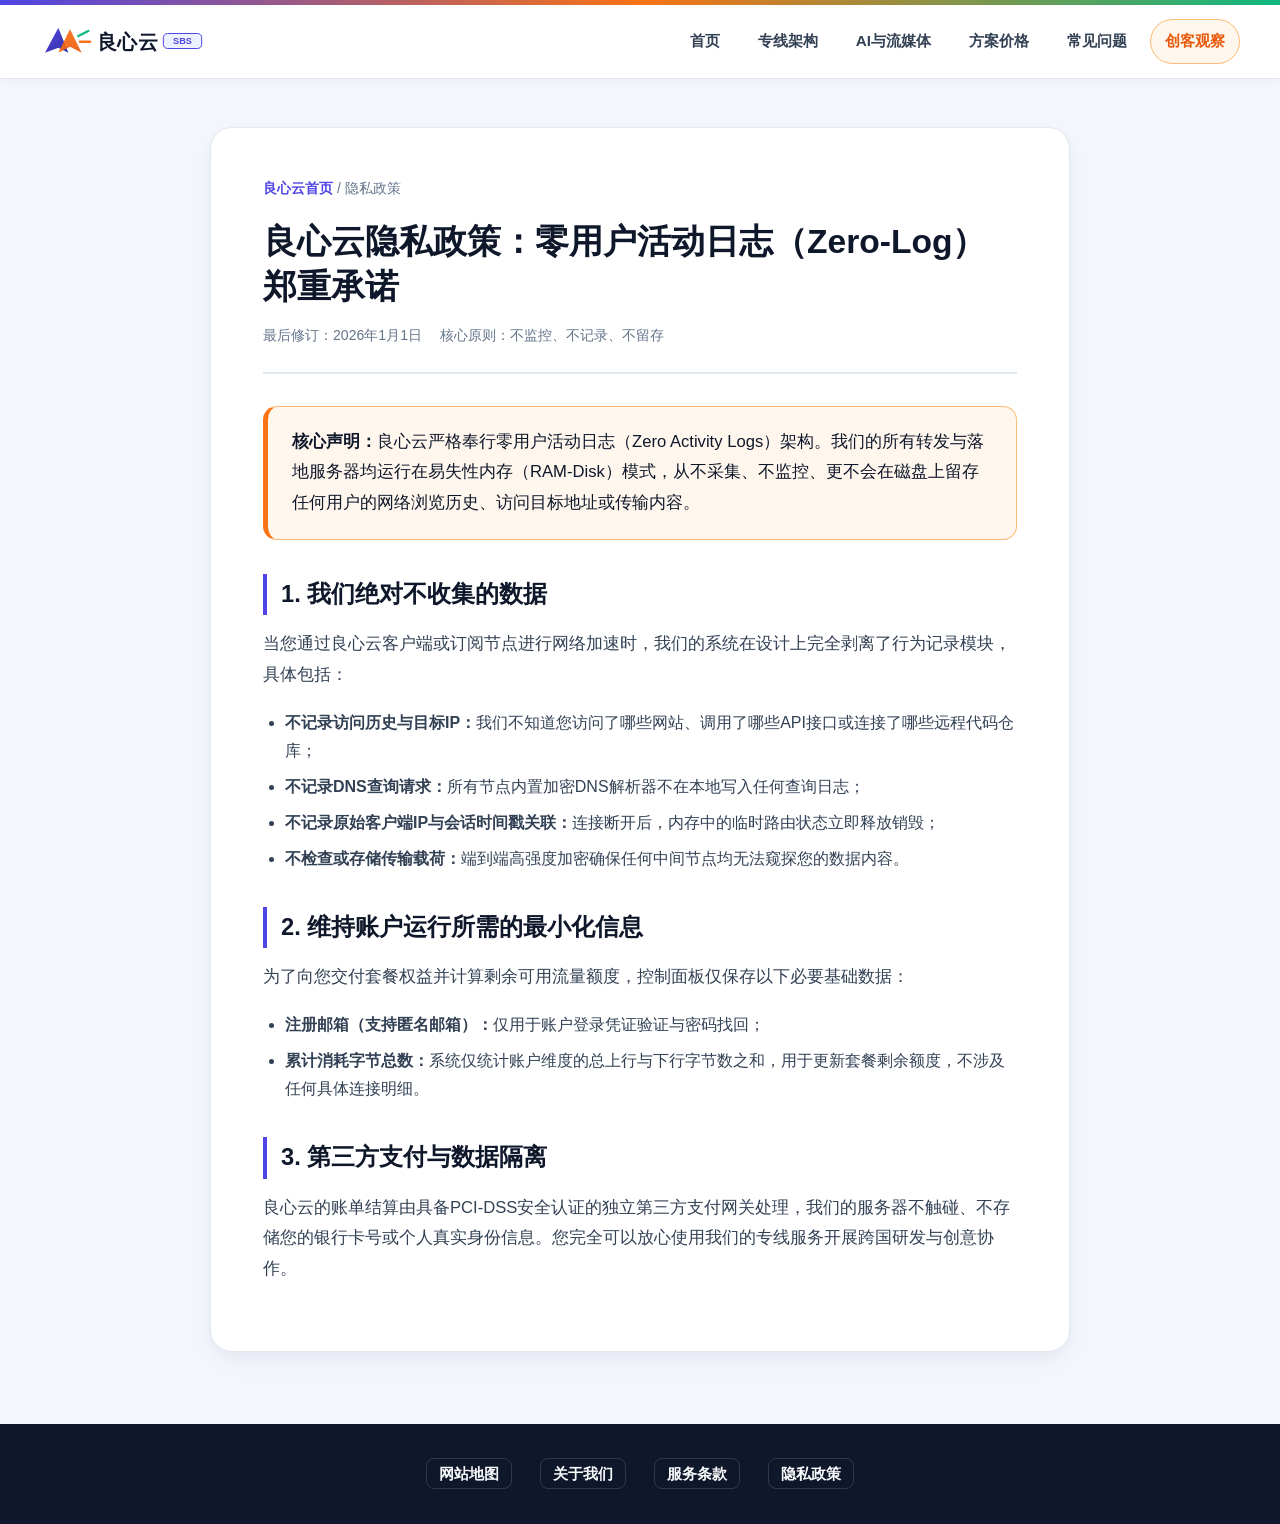
<file: privacy.html>
<!DOCTYPE html>
<html lang="zh-CN">
<head>
  <meta charset="UTF-8">
  <meta name="viewport" content="width=device-width, initial-scale=1.0">
  <title>隐私政策 - 良心云零日志承诺与数据安全保护说明</title>
  <meta name="description" content="良心云严格执行零用户活动日志（Zero-Log）隐私政策，不记录任何浏览历史、DNS查询内容、连接目标IP或传输载荷，全方位守护创作者数据隐私。">
  <meta name="keywords" content="良心云隐私政策,零日志承诺,数据加密,隐私保护">
  <link rel="canonical" href="https://liangxin-yun.sbs/privacy.html">
  <meta property="og:type" content="website">
  <meta property="og:site_name" content="良心云">
  <meta property="og:title" content="隐私政策 - 良心云零日志承诺与数据安全保护说明">
  <meta property="og:description" content="良心云严格执行零用户活动日志政策，不留存任何访问记录与通信载荷。">
  <meta property="og:url" content="https://liangxin-yun.sbs/privacy.html">
  <meta property="og:image" content="https://liangxin-yun.sbs/hero-prism-studio.svg">
  <meta name="twitter:card" content="summary_large_image">
  <meta name="twitter:title" content="隐私政策 - 良心云零日志承诺与数据安全保护说明">
  <meta name="twitter:description" content="良心云严格执行零用户活动日志政策，不留存任何访问记录与通信载荷。">
  <meta name="twitter:image" content="https://liangxin-yun.sbs/hero-prism-studio.svg">
  <link rel="stylesheet" href="style.css">
</head>
<body>
  <div class="prism-top-bar"></div>

  <header class="site-header">
    <div class="container header-inner">
      <a href="index.html" class="brand-logo" aria-label="良心云首页">
        <svg viewBox="0 0 210 48" role="img" aria-label="良心云双棱镜并肩协作标志">
          <defs>
            <linearGradient id="logoIndigo" x1="0%" y1="0%" x2="100%" y2="100%">
              <stop offset="0%" stop-color="#4F46E5" />
              <stop offset="100%" stop-color="#3730A3" />
            </linearGradient>
            <linearGradient id="logoCoral" x1="0%" y1="0%" x2="100%" y2="100%">
              <stop offset="0%" stop-color="#F97316" />
              <stop offset="100%" stop-color="#EA580C" />
            </linearGradient>
          </defs>
          <polygon points="6,38 22,8 34,38 22,32" fill="url(#logoIndigo)" />
          <polygon points="22,38 36,10 50,38 36,31" fill="url(#logoCoral)" opacity="0.92" />
          <line x1="46" y1="18" x2="58" y2="12" stroke="#10B981" stroke-width="3" stroke-linecap="round" />
          <line x1="48" y1="25" x2="60" y2="25" stroke="#F97316" stroke-width="3" stroke-linecap="round" />
          <text x="68" y="34" fill="#0F172A" font-family="sans-serif" font-size="24" font-weight="900" letter-spacing="1">良心云</text>
          <rect x="148" y="15" width="46" height="18" rx="5" fill="#EEF2FF" stroke="#4F46E5" stroke-width="1.2" />
          <text x="171" y="28" text-anchor="middle" fill="#4F46E5" font-family="sans-serif" font-size="11" font-weight="800">SBS</text>
        </svg>
      </a>

      <nav aria-label="主导航">
        <ul class="main-nav">
          <li><a href="index.html">首页</a></li>
          <li><a href="index.html#advantages">专线架构</a></li>
          <li><a href="index.html#workflows">AI与流媒体</a></li>
          <li><a href="index.html#pricing">方案价格</a></li>
          <li><a href="index.html#faq">常见问题</a></li>
          <li><a href="studio-pulse.html" class="nav-hub-pill">创客观察</a></li>
        </ul>
      </nav>
    </div>
  </header>

  <main class="container">
    <article class="article-wrapper">
      <div class="breadcrumb">
        <a href="index.html">良心云首页</a> / <span>隐私政策</span>
      </div>
      <header class="article-header">
        <h1>良心云隐私政策：零用户活动日志（Zero-Log）郑重承诺</h1>
        <div class="article-byline">
          <span>最后修订：2026年1月1日</span>
          <span>核心原则：不监控、不记录、不留存</span>
        </div>
      </header>

      <div class="article-content">
        <div class="studio-callout">
          <p><strong>核心声明：</strong>良心云严格奉行零用户活动日志（Zero Activity Logs）架构。我们的所有转发与落地服务器均运行在易失性内存（RAM-Disk）模式，从不采集、不监控、更不会在磁盘上留存任何用户的网络浏览历史、访问目标地址或传输内容。</p>
        </div>

        <h2>1. 我们绝对不收集的数据</h2>
        <p>当您通过良心云客户端或订阅节点进行网络加速时，我们的系统在设计上完全剥离了行为记录模块，具体包括：</p>
        <ul>
          <li><strong>不记录访问历史与目标IP：</strong>我们不知道您访问了哪些网站、调用了哪些API接口或连接了哪些远程代码仓库；</li>
          <li><strong>不记录DNS查询请求：</strong>所有节点内置加密DNS解析器不在本地写入任何查询日志；</li>
          <li><strong>不记录原始客户端IP与会话时间戳关联：</strong>连接断开后，内存中的临时路由状态立即释放销毁；</li>
          <li><strong>不检查或存储传输载荷：</strong>端到端高强度加密确保任何中间节点均无法窥探您的数据内容。</li>
        </ul>

        <h2>2. 维持账户运行所需的最小化信息</h2>
        <p>为了向您交付套餐权益并计算剩余可用流量额度，控制面板仅保存以下必要基础数据：</p>
        <ul>
          <li><strong>注册邮箱（支持匿名邮箱）：</strong>仅用于账户登录凭证验证与密码找回；</li>
          <li><strong>累计消耗字节总数：</strong>系统仅统计账户维度的总上行与下行字节数之和，用于更新套餐剩余额度，不涉及任何具体连接明细。</li>
        </ul>

        <h2>3. 第三方支付与数据隔离</h2>
        <p>良心云的账单结算由具备PCI-DSS安全认证的独立第三方支付网关处理，我们的服务器不触碰、不存储您的银行卡号或个人真实身份信息。您完全可以放心使用我们的专线服务开展跨国研发与创意协作。</p>
      </div>
    </article>
  </main>

  <footer class="site-footer">
    <div class="container footer-inner">
      <ul class="footer-links">
        <li><a href="sitemap.html">网站地图</a></li>
        <li><a href="about.html">关于我们</a></li>
        <li><a href="terms.html">服务条款</a></li>
        <li><a href="privacy.html">隐私政策</a></li>
      </ul>
    </div>
  </footer>
</body>
</html>
</file>
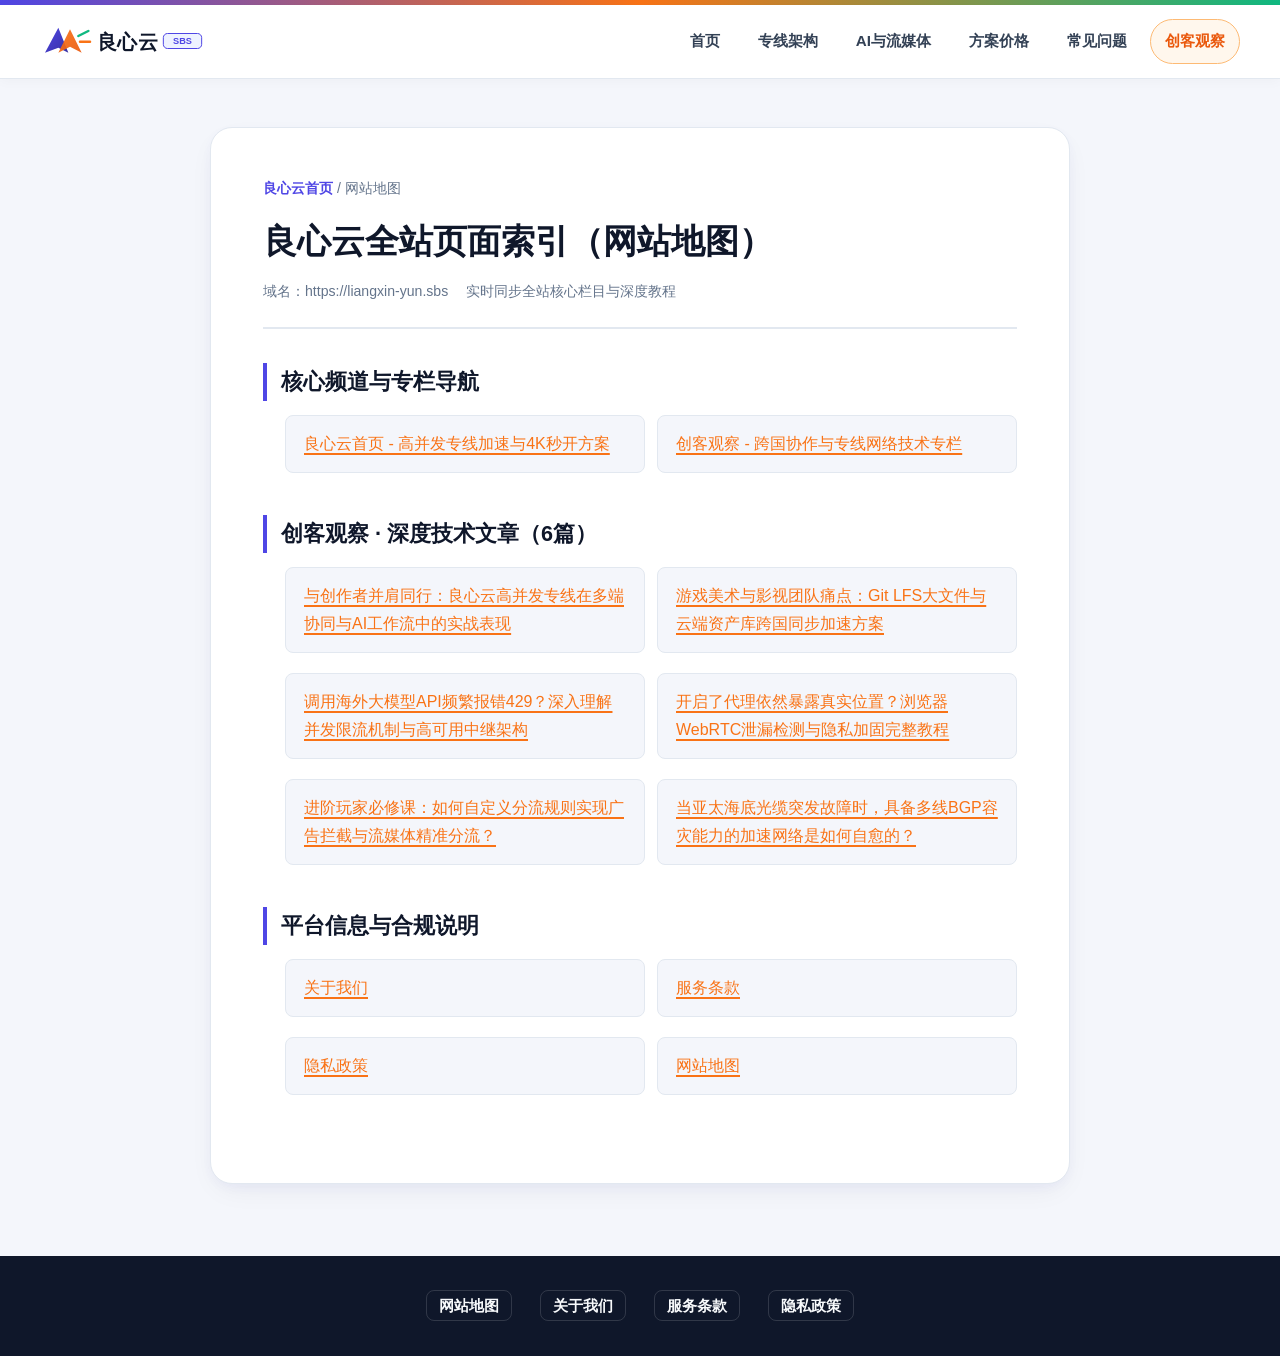
<file: sitemap.html>
<!DOCTYPE html>
<html lang="zh-CN">
<head>
  <meta charset="UTF-8">
  <meta name="viewport" content="width=device-width, initial-scale=1.0">
  <title>网站地图 - 良心云全站页面与技术专栏索引</title>
  <meta name="description" content="良心云全站网页地图导航，快速访问良心云首页、创客观察专栏及6篇跨国协作与网络加速深度技术文章。">
  <meta name="keywords" content="良心云网站地图,站点导航,创客观察索引,网络加速教程">
  <link rel="canonical" href="https://liangxin-yun.sbs/sitemap.html">
  <meta property="og:type" content="website">
  <meta property="og:site_name" content="良心云">
  <meta property="og:title" content="网站地图 - 良心云全站页面与技术专栏索引">
  <meta property="og:description" content="良心云全站网页地图导航，快速访问首页、创客观察专栏及全部技术文章。">
  <meta property="og:url" content="https://liangxin-yun.sbs/sitemap.html">
  <meta property="og:image" content="https://liangxin-yun.sbs/hero-prism-studio.svg">
  <meta name="twitter:card" content="summary_large_image">
  <meta name="twitter:title" content="网站地图 - 良心云全站页面与技术专栏索引">
  <meta name="twitter:description" content="良心云全站网页地图导航，快速访问首页、创客观察专栏及全部技术文章。">
  <meta name="twitter:image" content="https://liangxin-yun.sbs/hero-prism-studio.svg">
  <link rel="stylesheet" href="style.css">
</head>
<body>
  <div class="prism-top-bar"></div>

  <header class="site-header">
    <div class="container header-inner">
      <a href="index.html" class="brand-logo" aria-label="良心云首页">
        <svg viewBox="0 0 210 48" role="img" aria-label="良心云双棱镜并肩协作标志">
          <defs>
            <linearGradient id="logoIndigo" x1="0%" y1="0%" x2="100%" y2="100%">
              <stop offset="0%" stop-color="#4F46E5" />
              <stop offset="100%" stop-color="#3730A3" />
            </linearGradient>
            <linearGradient id="logoCoral" x1="0%" y1="0%" x2="100%" y2="100%">
              <stop offset="0%" stop-color="#F97316" />
              <stop offset="100%" stop-color="#EA580C" />
            </linearGradient>
          </defs>
          <polygon points="6,38 22,8 34,38 22,32" fill="url(#logoIndigo)" />
          <polygon points="22,38 36,10 50,38 36,31" fill="url(#logoCoral)" opacity="0.92" />
          <line x1="46" y1="18" x2="58" y2="12" stroke="#10B981" stroke-width="3" stroke-linecap="round" />
          <line x1="48" y1="25" x2="60" y2="25" stroke="#F97316" stroke-width="3" stroke-linecap="round" />
          <text x="68" y="34" fill="#0F172A" font-family="sans-serif" font-size="24" font-weight="900" letter-spacing="1">良心云</text>
          <rect x="148" y="15" width="46" height="18" rx="5" fill="#EEF2FF" stroke="#4F46E5" stroke-width="1.2" />
          <text x="171" y="28" text-anchor="middle" fill="#4F46E5" font-family="sans-serif" font-size="11" font-weight="800">SBS</text>
        </svg>
      </a>

      <nav aria-label="主导航">
        <ul class="main-nav">
          <li><a href="index.html">首页</a></li>
          <li><a href="index.html#advantages">专线架构</a></li>
          <li><a href="index.html#workflows">AI与流媒体</a></li>
          <li><a href="index.html#pricing">方案价格</a></li>
          <li><a href="index.html#faq">常见问题</a></li>
          <li><a href="studio-pulse.html" class="nav-hub-pill">创客观察</a></li>
        </ul>
      </nav>
    </div>
  </header>

  <main class="container">
    <article class="article-wrapper">
      <div class="breadcrumb">
        <a href="index.html">良心云首页</a> / <span>网站地图</span>
      </div>
      <header class="article-header">
        <h1>良心云全站页面索引（网站地图）</h1>
        <div class="article-byline">
          <span>域名：https://liangxin-yun.sbs</span>
          <span>实时同步全站核心栏目与深度教程</span>
        </div>
      </header>

      <div class="article-content">
        <div class="sitemap-group">
          <h2>核心频道与专栏导航</h2>
          <ul class="sitemap-list">
            <li><a href="index.html">良心云首页 - 高并发专线加速与4K秒开方案</a></li>
            <li><a href="studio-pulse.html">创客观察 - 跨国协作与专线网络技术专栏</a></li>
          </ul>
        </div>

        <div class="sitemap-group">
          <h2>创客观察 · 深度技术文章（6篇）</h2>
          <ul class="sitemap-list">
            <li><a href="liangxin-sbs-team-network-benchmark.html">与创作者并肩同行：良心云高并发专线在多端协同与AI工作流中的实战表现</a></li>
            <li><a href="git-lfs-large-asset-sync-acceleration.html">游戏美术与影视团队痛点：Git LFS大文件与云端资产库跨国同步加速方案</a></li>
            <li><a href="api-gateway-rate-limit-and-proxy-pool.html">调用海外大模型API频繁报错429？深入理解并发限流机制与高可用中继架构</a></li>
            <li><a href="webrtc-leak-prevention-browser-guide.html">开启了代理依然暴露真实位置？浏览器WebRTC泄漏检测与隐私加固完整教程</a></li>
            <li><a href="sub-converter-rule-customization.html">进阶玩家必修课：如何自定义分流规则实现广告拦截与流媒体精准分流？</a></li>
            <li><a href="submarine-cable-fault-automatic-failover.html">当亚太海底光缆突发故障时，具备多线BGP容灾能力的加速网络是如何自愈的？</a></li>
          </ul>
        </div>

        <div class="sitemap-group">
          <h2>平台信息与合规说明</h2>
          <ul class="sitemap-list">
            <li><a href="about.html">关于我们</a></li>
            <li><a href="terms.html">服务条款</a></li>
            <li><a href="privacy.html">隐私政策</a></li>
            <li><a href="sitemap.html">网站地图</a></li>
          </ul>
        </div>
      </div>
    </article>
  </main>

  <footer class="site-footer">
    <div class="container footer-inner">
      <ul class="footer-links">
        <li><a href="sitemap.html">网站地图</a></li>
        <li><a href="about.html">关于我们</a></li>
        <li><a href="terms.html">服务条款</a></li>
        <li><a href="privacy.html">隐私政策</a></li>
      </ul>
    </div>
  </footer>
</body>
</html>
</file>
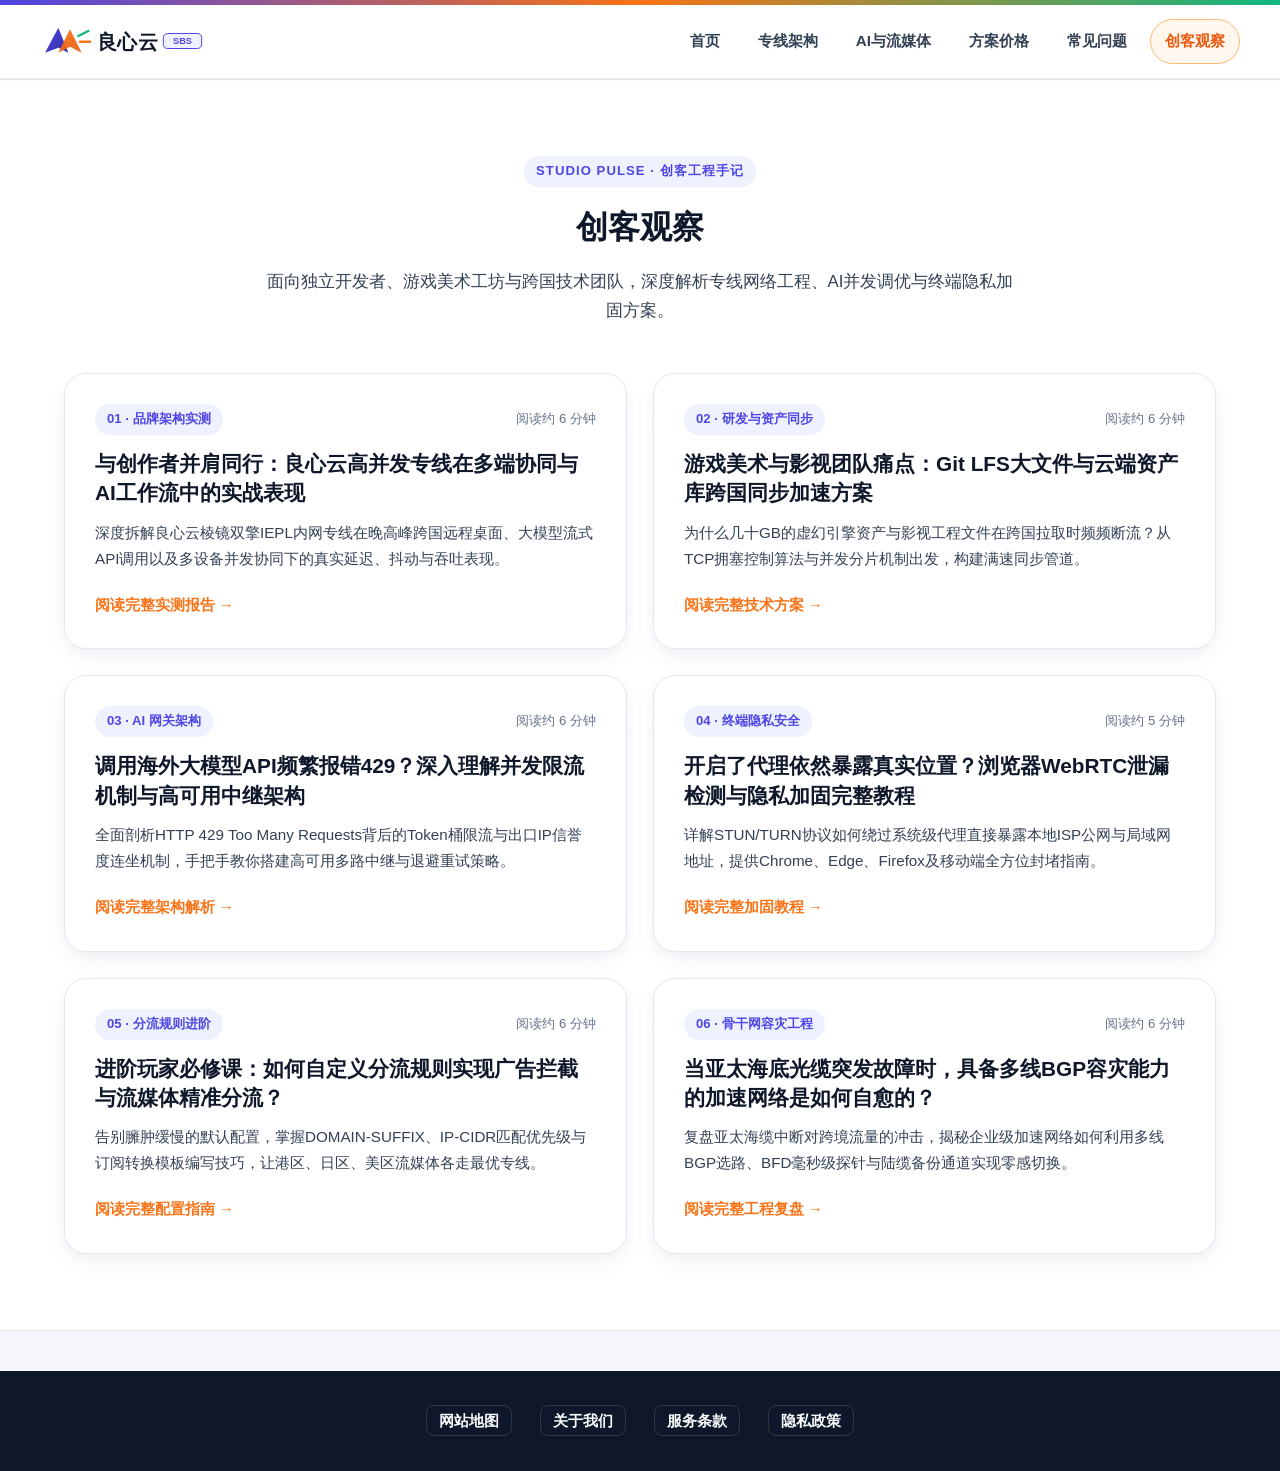
<file: studio-pulse.html>
<!DOCTYPE html>
<html lang="zh-CN">
<head>
  <meta charset="UTF-8">
  <meta name="viewport" content="width=device-width, initial-scale=1.0">
  <title>创客观察 - 良心云跨国研发协同与专线网络架构专栏</title>
  <meta name="description" content="良心云创客观察专栏聚焦独立开发者与跨国创意团队的网络加速实践，涵盖IEPL专线评测、Git LFS大文件同步加速、大模型API防429限流、WebRTC隐私加固、自定义分流规则与海底光缆BGP容灾。">
  <meta name="keywords" content="创客观察,良心云专栏,Git LFS加速,API 429限流,WebRTC防泄漏,自定义分流规则,BGP海底光缆容灾">
  <link rel="canonical" href="https://liangxin-yun.sbs/studio-pulse.html">
  <meta property="og:type" content="website">
  <meta property="og:site_name" content="良心云">
  <meta property="og:title" content="创客观察 - 良心云跨国研发协同与专线网络架构专栏">
  <meta property="og:description" content="深入探讨跨国团队协同、AI工作流优化与企业级IEPL专线加速技术。">
  <meta property="og:url" content="https://liangxin-yun.sbs/studio-pulse.html">
  <meta property="og:image" content="https://liangxin-yun.sbs/hero-prism-studio.svg">
  <meta name="twitter:card" content="summary_large_image">
  <meta name="twitter:title" content="创客观察 - 良心云跨国研发协同与专线网络架构专栏">
  <meta name="twitter:description" content="深入探讨跨国团队协同、AI工作流优化与企业级IEPL专线加速技术。">
  <meta name="twitter:image" content="https://liangxin-yun.sbs/hero-prism-studio.svg">
  <link rel="stylesheet" href="style.css">
</head>
<body>
  <div class="prism-top-bar"></div>

  <header class="site-header">
    <div class="container header-inner">
      <a href="index.html" class="brand-logo" aria-label="良心云首页">
        <svg viewBox="0 0 210 48" role="img" aria-label="良心云双棱镜并肩协作标志">
          <defs>
            <linearGradient id="logoIndigo" x1="0%" y1="0%" x2="100%" y2="100%">
              <stop offset="0%" stop-color="#4F46E5" />
              <stop offset="100%" stop-color="#3730A3" />
            </linearGradient>
            <linearGradient id="logoCoral" x1="0%" y1="0%" x2="100%" y2="100%">
              <stop offset="0%" stop-color="#F97316" />
              <stop offset="100%" stop-color="#EA580C" />
            </linearGradient>
          </defs>
          <polygon points="6,38 22,8 34,38 22,32" fill="url(#logoIndigo)" />
          <polygon points="22,38 36,10 50,38 36,31" fill="url(#logoCoral)" opacity="0.92" />
          <line x1="46" y1="18" x2="58" y2="12" stroke="#10B981" stroke-width="3" stroke-linecap="round" />
          <line x1="48" y1="25" x2="60" y2="25" stroke="#F97316" stroke-width="3" stroke-linecap="round" />
          <text x="68" y="34" fill="#0F172A" font-family="sans-serif" font-size="24" font-weight="900" letter-spacing="1">良心云</text>
          <rect x="148" y="15" width="46" height="18" rx="5" fill="#EEF2FF" stroke="#4F46E5" stroke-width="1.2" />
          <text x="171" y="28" text-anchor="middle" fill="#4F46E5" font-family="sans-serif" font-size="11" font-weight="800">SBS</text>
        </svg>
      </a>

      <nav aria-label="主导航">
        <ul class="main-nav">
          <li><a href="index.html">首页</a></li>
          <li><a href="index.html#advantages">专线架构</a></li>
          <li><a href="index.html#workflows">AI与流媒体</a></li>
          <li><a href="index.html#pricing">方案价格</a></li>
          <li><a href="index.html#faq">常见问题</a></li>
          <li><a href="studio-pulse.html" class="nav-hub-pill active">创客观察</a></li>
        </ul>
      </nav>
    </div>
  </header>

  <main>
    <section class="section-block alt-bg">
      <div class="container">
        <div class="section-header">
          <span class="section-kicker">STUDIO PULSE · 创客工程手记</span>
          <h1 class="section-title">创客观察</h1>
          <p class="section-desc">面向独立开发者、游戏美术工坊与跨国技术团队，深度解析专线网络工程、AI并发调优与终端隐私加固方案。</p>
        </div>

        <div class="hub-grid">
          <!-- Article 1 -->
          <article class="article-card">
            <div>
              <div class="article-meta-top">
                <span class="article-tag">01 · 品牌架构实测</span>
                <span class="article-date">阅读约 6 分钟</span>
              </div>
              <h2><a href="liangxin-sbs-team-network-benchmark.html">与创作者并肩同行：良心云高并发专线在多端协同与AI工作流中的实战表现</a></h2>
              <p class="article-excerpt">深度拆解良心云棱镜双擎IEPL内网专线在晚高峰跨国远程桌面、大模型流式API调用以及多设备并发协同下的真实延迟、抖动与吞吐表现。</p>
            </div>
            <a href="liangxin-sbs-team-network-benchmark.html" class="article-readmore">阅读完整实测报告 →</a>
          </article>

          <!-- Article 2 -->
          <article class="article-card">
            <div>
              <div class="article-meta-top">
                <span class="article-tag">02 · 研发与资产同步</span>
                <span class="article-date">阅读约 6 分钟</span>
              </div>
              <h2><a href="git-lfs-large-asset-sync-acceleration.html">游戏美术与影视团队痛点：Git LFS大文件与云端资产库跨国同步加速方案</a></h2>
              <p class="article-excerpt">为什么几十GB的虚幻引擎资产与影视工程文件在跨国拉取时频频断流？从TCP拥塞控制算法与并发分片机制出发，构建满速同步管道。</p>
            </div>
            <a href="git-lfs-large-asset-sync-acceleration.html" class="article-readmore">阅读完整技术方案 →</a>
          </article>

          <!-- Article 3 -->
          <article class="article-card">
            <div>
              <div class="article-meta-top">
                <span class="article-tag">03 · AI 网关架构</span>
                <span class="article-date">阅读约 6 分钟</span>
              </div>
              <h2><a href="api-gateway-rate-limit-and-proxy-pool.html">调用海外大模型API频繁报错429？深入理解并发限流机制与高可用中继架构</a></h2>
              <p class="article-excerpt">全面剖析HTTP 429 Too Many Requests背后的Token桶限流与出口IP信誉度连坐机制，手把手教你搭建高可用多路中继与退避重试策略。</p>
            </div>
            <a href="api-gateway-rate-limit-and-proxy-pool.html" class="article-readmore">阅读完整架构解析 →</a>
          </article>

          <!-- Article 4 -->
          <article class="article-card">
            <div>
              <div class="article-meta-top">
                <span class="article-tag">04 · 终端隐私安全</span>
                <span class="article-date">阅读约 5 分钟</span>
              </div>
              <h2><a href="webrtc-leak-prevention-browser-guide.html">开启了代理依然暴露真实位置？浏览器WebRTC泄漏检测与隐私加固完整教程</a></h2>
              <p class="article-excerpt">详解STUN/TURN协议如何绕过系统级代理直接暴露本地ISP公网与局域网地址，提供Chrome、Edge、Firefox及移动端全方位封堵指南。</p>
            </div>
            <a href="webrtc-leak-prevention-browser-guide.html" class="article-readmore">阅读完整加固教程 →</a>
          </article>

          <!-- Article 5 -->
          <article class="article-card">
            <div>
              <div class="article-meta-top">
                <span class="article-tag">05 · 分流规则进阶</span>
                <span class="article-date">阅读约 6 分钟</span>
              </div>
              <h2><a href="sub-converter-rule-customization.html">进阶玩家必修课：如何自定义分流规则实现广告拦截与流媒体精准分流？</a></h2>
              <p class="article-excerpt">告别臃肿缓慢的默认配置，掌握DOMAIN-SUFFIX、IP-CIDR匹配优先级与订阅转换模板编写技巧，让港区、日区、美区流媒体各走最优专线。</p>
            </div>
            <a href="sub-converter-rule-customization.html" class="article-readmore">阅读完整配置指南 →</a>
          </article>

          <!-- Article 6 -->
          <article class="article-card">
            <div>
              <div class="article-meta-top">
                <span class="article-tag">06 · 骨干网容灾工程</span>
                <span class="article-date">阅读约 6 分钟</span>
              </div>
              <h2><a href="submarine-cable-fault-automatic-failover.html">当亚太海底光缆突发故障时，具备多线BGP容灾能力的加速网络是如何自愈的？</a></h2>
              <p class="article-excerpt">复盘亚太海缆中断对跨境流量的冲击，揭秘企业级加速网络如何利用多线BGP选路、BFD毫秒级探针与陆缆备份通道实现零感切换。</p>
            </div>
            <a href="submarine-cable-fault-automatic-failover.html" class="article-readmore">阅读完整工程复盘 →</a>
          </article>
        </div>
      </div>
    </section>
  </main>

  <footer class="site-footer">
    <div class="container footer-inner">
      <ul class="footer-links">
        <li><a href="sitemap.html">网站地图</a></li>
        <li><a href="about.html">关于我们</a></li>
        <li><a href="terms.html">服务条款</a></li>
        <li><a href="privacy.html">隐私政策</a></li>
      </ul>
    </div>
  </footer>
</body>
</html>
</file>
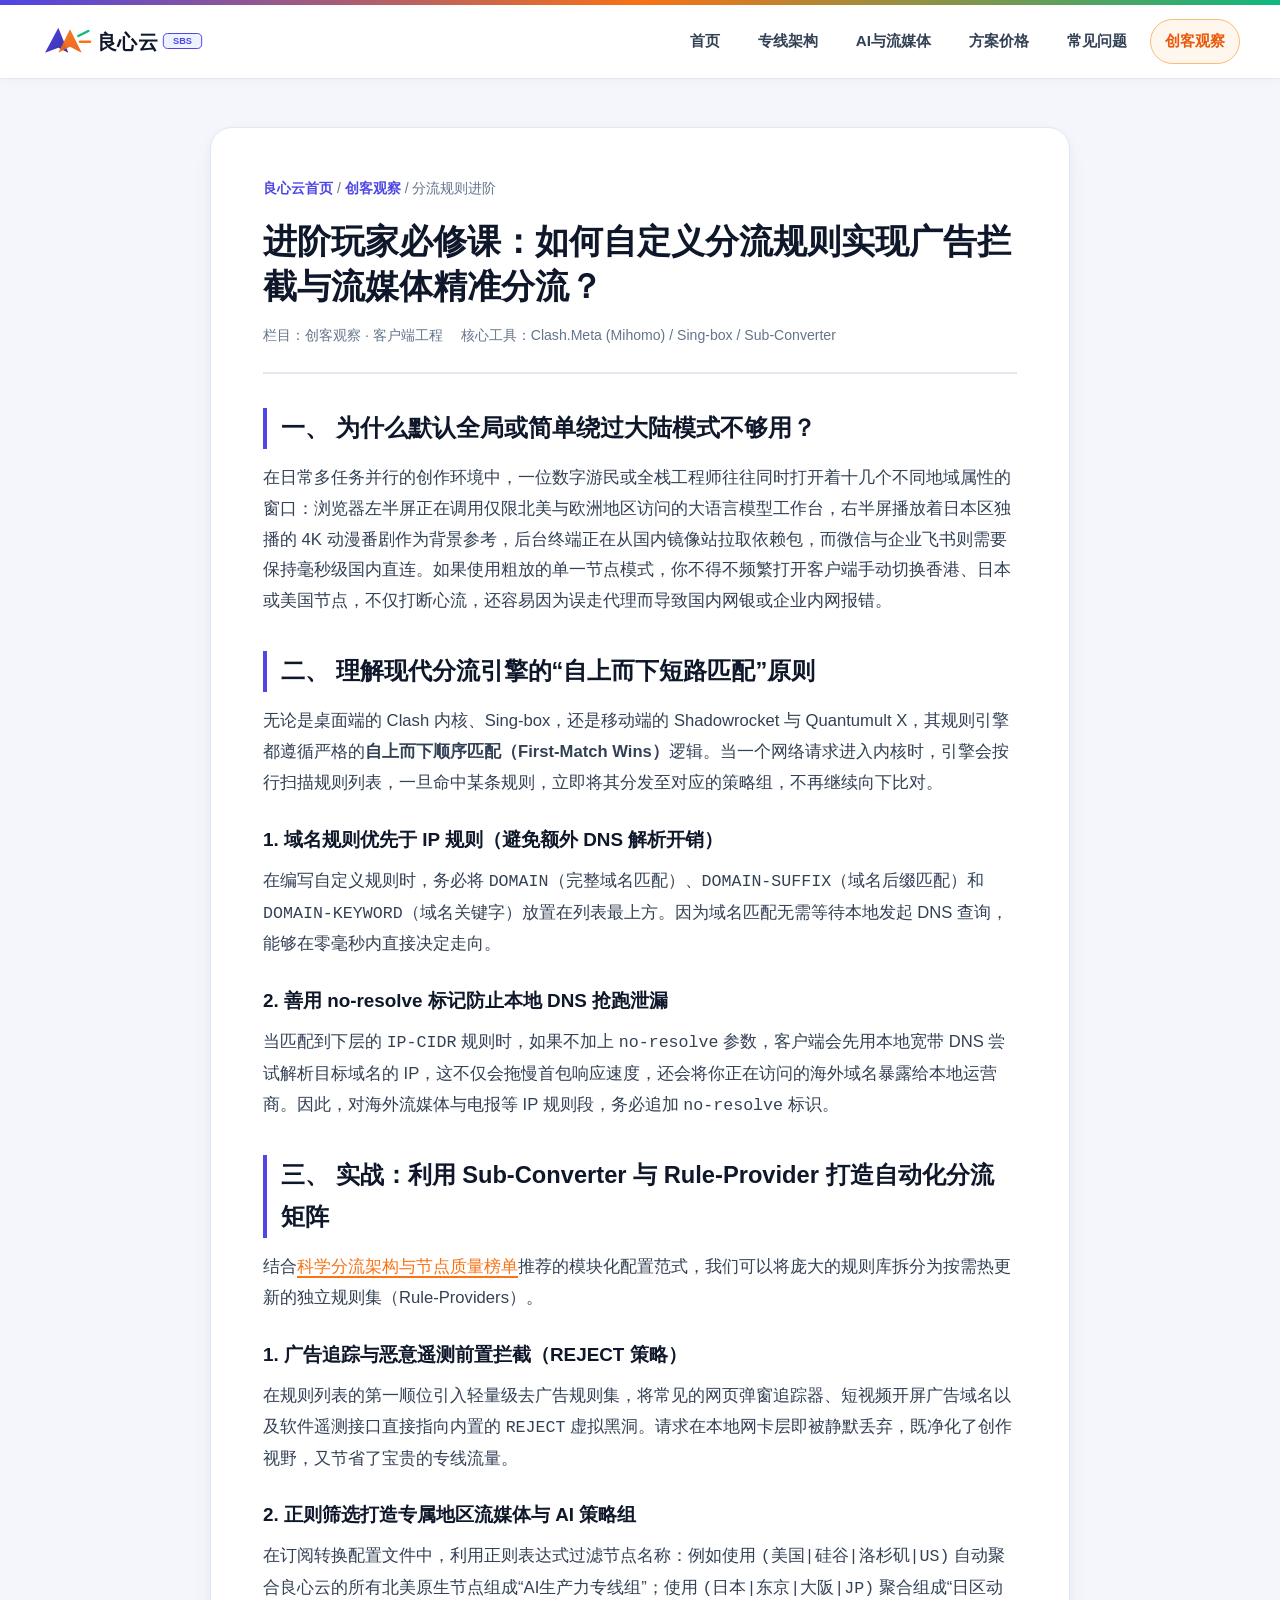
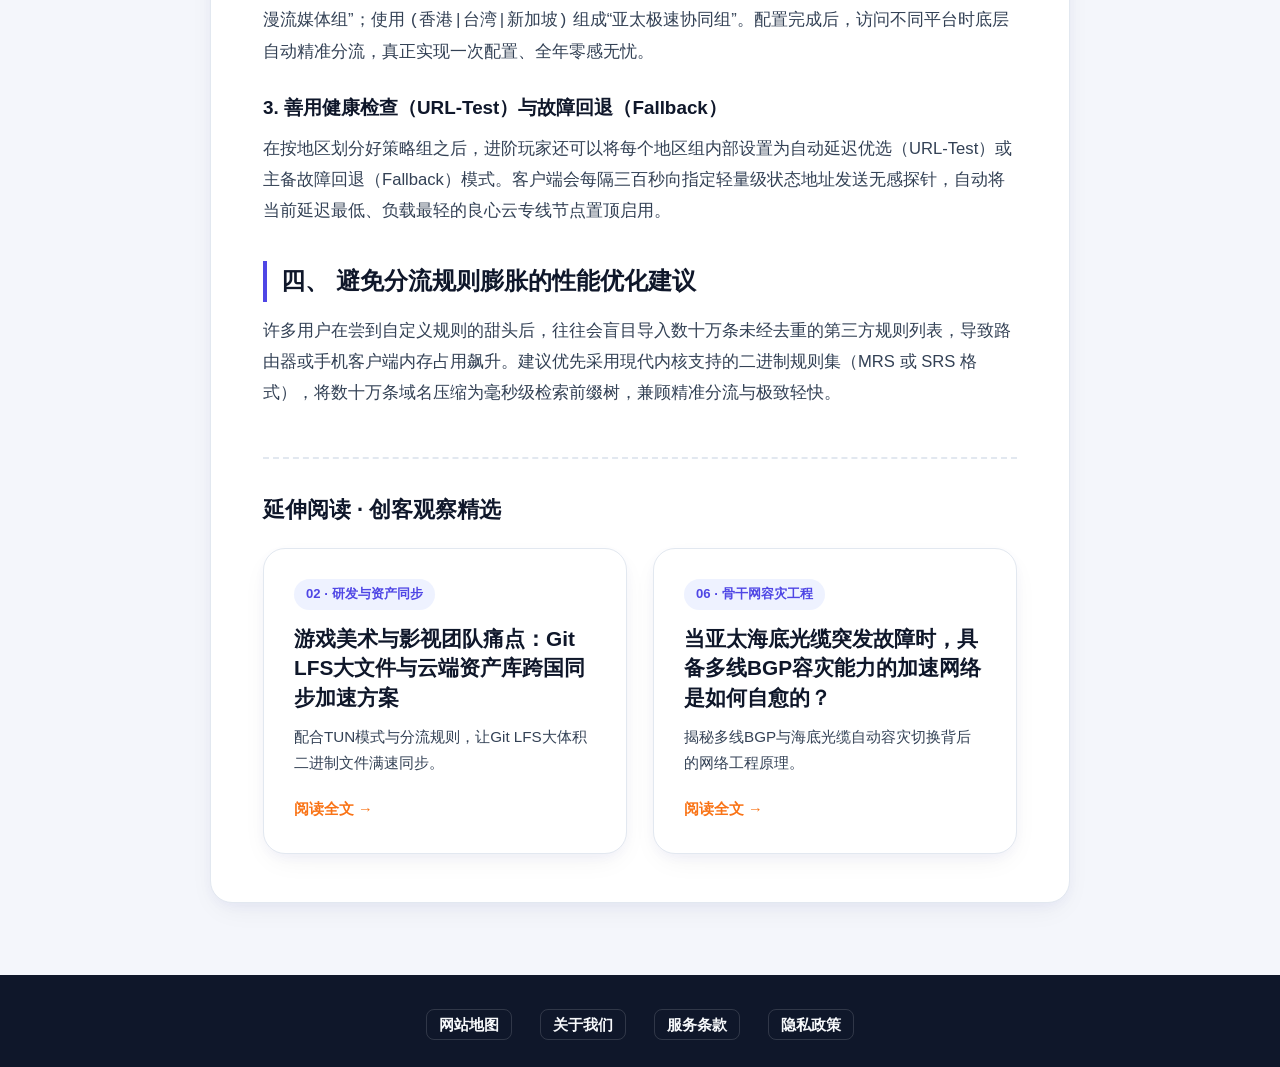
<file: sub-converter-rule-customization.html>
<!DOCTYPE html>
<html lang="zh-CN">
<head>
  <meta charset="UTF-8">
  <meta name="viewport" content="width=device-width, initial-scale=1.0">
  <title>进阶玩家必修课：如何自定义分流规则实现广告拦截与流媒体精准分流？ - 良心云</title>
  <meta name="description" content="详解Clash、Sing-box与Shadowrocket核心分流引擎工作原理，手把手教你编写自定义Rule-Set分流规则与Sub-Converter订阅转换模板，实现港区日区美区流媒体自动解锁与广告拦截。">
  <meta name="keywords" content="自定义分流规则,流媒体精准分流,Sub-Converter教程,Rule-Set配置,广告拦截规则">
  <link rel="canonical" href="https://liangxin-yun.sbs/sub-converter-rule-customization.html">
  <meta property="og:type" content="article">
  <meta property="og:site_name" content="良心云">
  <meta property="og:title" content="进阶玩家必修课：如何自定义分流规则实现广告拦截与流媒体精准分流？">
  <meta property="og:description" content="告别手动频繁切换节点，掌握自定义分流规则实现AI、流媒体与国内网银各行其道。">
  <meta property="og:url" content="https://liangxin-yun.sbs/sub-converter-rule-customization.html">
  <meta property="og:image" content="https://liangxin-yun.sbs/hero-prism-studio.svg">
  <meta name="twitter:card" content="summary_large_image">
  <meta name="twitter:title" content="进阶玩家必修课：如何自定义分流规则实现广告拦截与流媒体精准分流？">
  <meta name="twitter:description" content="告别手动频繁切换节点，掌握自定义分流规则实现AI、流媒体与国内网银各行其道。">
  <meta name="twitter:image" content="https://liangxin-yun.sbs/hero-prism-studio.svg">
  <link rel="stylesheet" href="style.css">
</head>
<body>
  <div class="prism-top-bar"></div>

  <header class="site-header">
    <div class="container header-inner">
      <a href="index.html" class="brand-logo" aria-label="良心云首页">
        <svg viewBox="0 0 210 48" role="img" aria-label="良心云双棱镜并肩协作标志">
          <defs>
            <linearGradient id="logoIndigo" x1="0%" y1="0%" x2="100%" y2="100%">
              <stop offset="0%" stop-color="#4F46E5" />
              <stop offset="100%" stop-color="#3730A3" />
            </linearGradient>
            <linearGradient id="logoCoral" x1="0%" y1="0%" x2="100%" y2="100%">
              <stop offset="0%" stop-color="#F97316" />
              <stop offset="100%" stop-color="#EA580C" />
            </linearGradient>
          </defs>
          <polygon points="6,38 22,8 34,38 22,32" fill="url(#logoIndigo)" />
          <polygon points="22,38 36,10 50,38 36,31" fill="url(#logoCoral)" opacity="0.92" />
          <line x1="46" y1="18" x2="58" y2="12" stroke="#10B981" stroke-width="3" stroke-linecap="round" />
          <line x1="48" y1="25" x2="60" y2="25" stroke="#F97316" stroke-width="3" stroke-linecap="round" />
          <text x="68" y="34" fill="#0F172A" font-family="sans-serif" font-size="24" font-weight="900" letter-spacing="1">良心云</text>
          <rect x="148" y="15" width="46" height="18" rx="5" fill="#EEF2FF" stroke="#4F46E5" stroke-width="1.2" />
          <text x="171" y="28" text-anchor="middle" fill="#4F46E5" font-family="sans-serif" font-size="11" font-weight="800">SBS</text>
        </svg>
      </a>

      <nav aria-label="主导航">
        <ul class="main-nav">
          <li><a href="index.html">首页</a></li>
          <li><a href="index.html#advantages">专线架构</a></li>
          <li><a href="index.html#workflows">AI与流媒体</a></li>
          <li><a href="index.html#pricing">方案价格</a></li>
          <li><a href="index.html#faq">常见问题</a></li>
          <li><a href="studio-pulse.html" class="nav-hub-pill active">创客观察</a></li>
        </ul>
      </nav>
    </div>
  </header>

  <main class="container">
    <article class="article-wrapper">
      <div class="breadcrumb">
        <a href="index.html">良心云首页</a> / <a href="studio-pulse.html">创客观察</a> / <span>分流规则进阶</span>
      </div>
      <header class="article-header">
        <h1>进阶玩家必修课：如何自定义分流规则实现广告拦截与流媒体精准分流？</h1>
        <div class="article-byline">
          <span>栏目：创客观察 · 客户端工程</span>
          <span>核心工具：Clash.Meta (Mihomo) / Sing-box / Sub-Converter</span>
        </div>
      </header>

      <div class="article-content">
        <h2>一、 为什么默认全局或简单绕过大陆模式不够用？</h2>
        <p>在日常多任务并行的创作环境中，一位数字游民或全栈工程师往往同时打开着十几个不同地域属性的窗口：浏览器左半屏正在调用仅限北美与欧洲地区访问的大语言模型工作台，右半屏播放着日本区独播的 4K 动漫番剧作为背景参考，后台终端正在从国内镜像站拉取依赖包，而微信与企业飞书则需要保持毫秒级国内直连。如果使用粗放的单一节点模式，你不得不频繁打开客户端手动切换香港、日本或美国节点，不仅打断心流，还容易因为误走代理而导致国内网银或企业内网报错。</p>

        <h2>二、 理解现代分流引擎的“自上而下短路匹配”原则</h2>
        <p>无论是桌面端的 Clash 内核、Sing-box，还是移动端的 Shadowrocket 与 Quantumult X，其规则引擎都遵循严格的<strong>自上而下顺序匹配（First-Match Wins）</strong>逻辑。当一个网络请求进入内核时，引擎会按行扫描规则列表，一旦命中某条规则，立即将其分发至对应的策略组，不再继续向下比对。</p>

        <h3>1. 域名规则优先于 IP 规则（避免额外 DNS 解析开销）</h3>
        <p>在编写自定义规则时，务必将 <code>DOMAIN</code>（完整域名匹配）、<code>DOMAIN-SUFFIX</code>（域名后缀匹配）和 <code>DOMAIN-KEYWORD</code>（域名关键字）放置在列表最上方。因为域名匹配无需等待本地发起 DNS 查询，能够在零毫秒内直接决定走向。</p>

        <h3>2. 善用 no-resolve 标记防止本地 DNS 抢跑泄漏</h3>
        <p>当匹配到下层的 <code>IP-CIDR</code> 规则时，如果不加上 <code>no-resolve</code> 参数，客户端会先用本地宽带 DNS 尝试解析目标域名的 IP，这不仅会拖慢首包响应速度，还会将你正在访问的海外域名暴露给本地运营商。因此，对海外流媒体与电报等 IP 规则段，务必追加 <code>no-resolve</code> 标识。</p>

        <h2>三、 实战：利用 Sub-Converter 与 Rule-Provider 打造自动化分流矩阵</h2>
        <p>结合<a href="https://tizilab.net/" target="_blank">科学分流架构与节点质量榜单</a>推荐的模块化配置范式，我们可以将庞大的规则库拆分为按需热更新的独立规则集（Rule-Providers）。</p>

        <h3>1. 广告追踪与恶意遥测前置拦截（REJECT 策略）</h3>
        <p>在规则列表的第一顺位引入轻量级去广告规则集，将常见的网页弹窗追踪器、短视频开屏广告域名以及软件遥测接口直接指向内置的 <code>REJECT</code> 虚拟黑洞。请求在本地网卡层即被静默丢弃，既净化了创作视野，又节省了宝贵的专线流量。</p>

        <h3>2. 正则筛选打造专属地区流媒体与 AI 策略组</h3>
        <p>在订阅转换配置文件中，利用正则表达式过滤节点名称：例如使用 <code>(美国|硅谷|洛杉矶|US)</code> 自动聚合良心云的所有北美原生节点组成“AI生产力专线组”；使用 <code>(日本|东京|大阪|JP)</code> 聚合组成“日区动漫流媒体组”；使用 <code>(香港|台湾|新加坡)</code> 组成“亚太极速协同组”。配置完成后，访问不同平台时底层自动精准分流，真正实现一次配置、全年零感无忧。</p>

        <h3>3. 善用健康检查（URL-Test）与故障回退（Fallback）</h3>
        <p>在按地区划分好策略组之后，进阶玩家还可以将每个地区组内部设置为自动延迟优选（URL-Test）或主备故障回退（Fallback）模式。客户端会每隔三百秒向指定轻量级状态地址发送无感探针，自动将当前延迟最低、负载最轻的良心云专线节点置顶启用。</p>

        <h2>四、 避免分流规则膨胀的性能优化建议</h2>
        <p>许多用户在尝到自定义规则的甜头后，往往会盲目导入数十万条未经去重的第三方规则列表，导致路由器或手机客户端内存占用飙升。建议优先采用現代内核支持的二进制规则集（MRS 或 SRS 格式），将数十万条域名压缩为毫秒级检索前缀树，兼顾精准分流与极致轻快。</p>
      </div>

      <section class="related-section">
        <h2>延伸阅读 · 创客观察精选</h2>
        <div class="hub-grid">
          <article class="article-card">
            <div>
              <div class="article-meta-top">
                <span class="article-tag">02 · 研发与资产同步</span>
              </div>
              <h3><a href="git-lfs-large-asset-sync-acceleration.html">游戏美术与影视团队痛点：Git LFS大文件与云端资产库跨国同步加速方案</a></h3>
              <p class="article-excerpt">配合TUN模式与分流规则，让Git LFS大体积二进制文件满速同步。</p>
            </div>
            <a href="git-lfs-large-asset-sync-acceleration.html" class="article-readmore">阅读全文 →</a>
          </article>
          <article class="article-card">
            <div>
              <div class="article-meta-top">
                <span class="article-tag">06 · 骨干网容灾工程</span>
              </div>
              <h3><a href="submarine-cable-fault-automatic-failover.html">当亚太海底光缆突发故障时，具备多线BGP容灾能力的加速网络是如何自愈的？</a></h3>
              <p class="article-excerpt">揭秘多线BGP与海底光缆自动容灾切换背后的网络工程原理。</p>
            </div>
            <a href="submarine-cable-fault-automatic-failover.html" class="article-readmore">阅读全文 →</a>
          </article>
        </div>
      </section>
    </article>
  </main>

  <footer class="site-footer">
    <div class="container footer-inner">
      <ul class="footer-links">
        <li><a href="sitemap.html">网站地图</a></li>
        <li><a href="about.html">关于我们</a></li>
        <li><a href="terms.html">服务条款</a></li>
        <li><a href="privacy.html">隐私政策</a></li>
      </ul>
    </div>
  </footer>
</body>
</html>
</file>
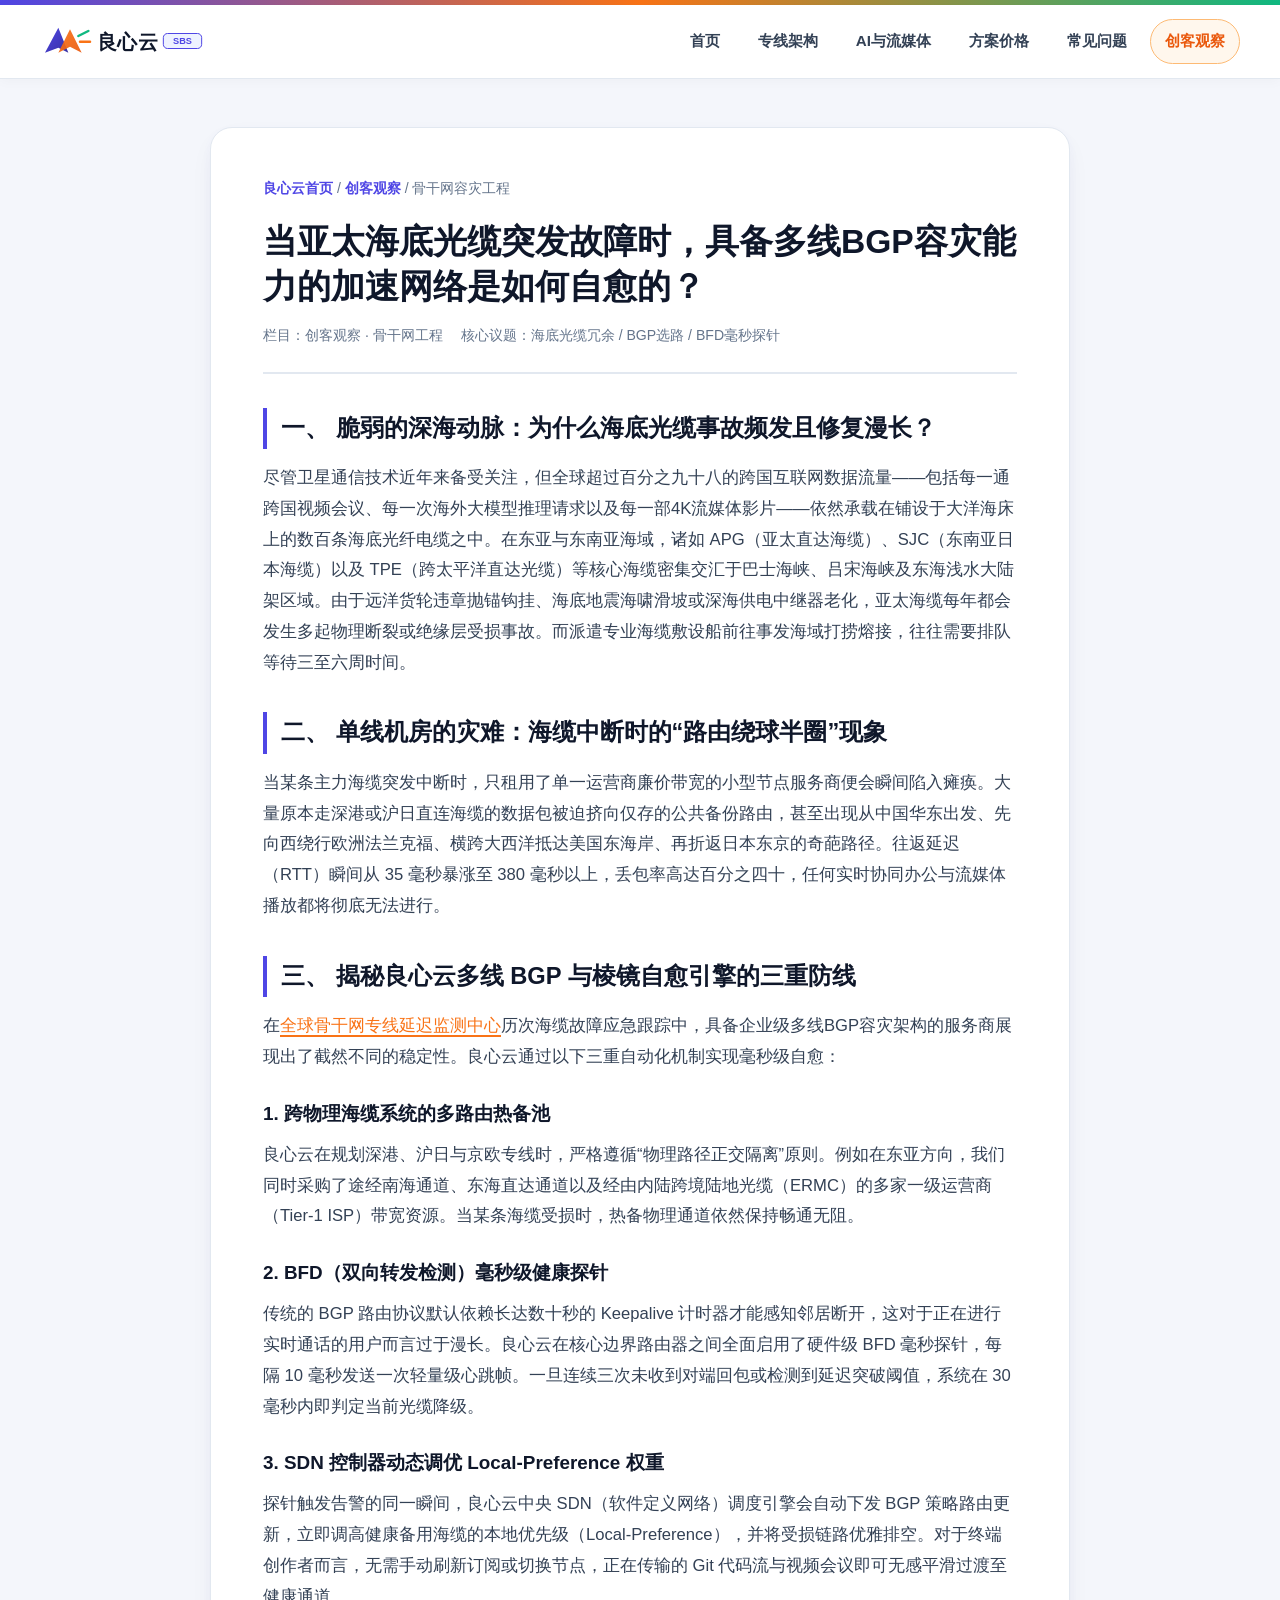
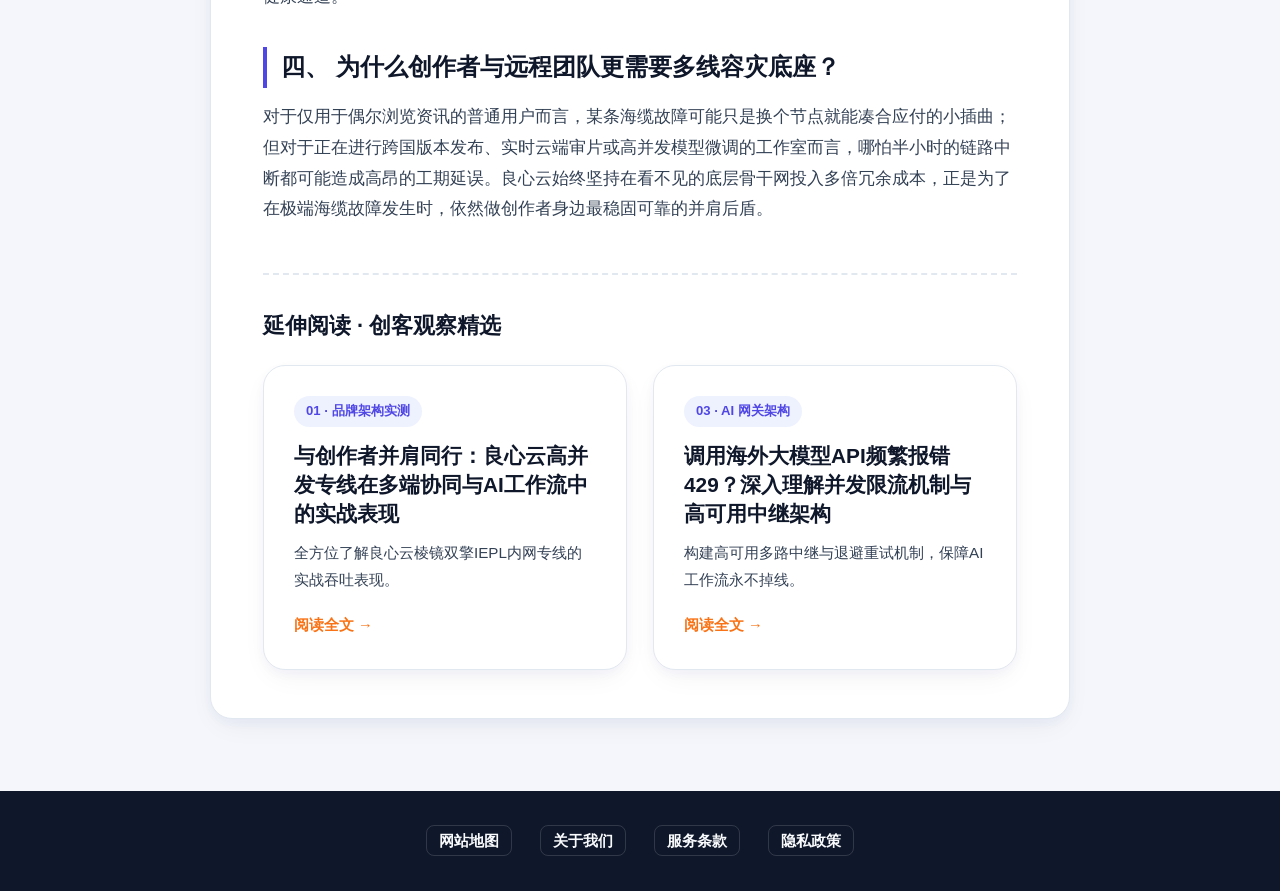
<file: submarine-cable-fault-automatic-failover.html>
<!DOCTYPE html>
<html lang="zh-CN">
<head>
  <meta charset="UTF-8">
  <meta name="viewport" content="width=device-width, initial-scale=1.0">
  <title>当亚太海底光缆突发故障时，具备多线BGP容灾能力的加速网络是如何自愈的？ - 良心云</title>
  <meta name="description" content="复盘APG、SJC等亚太海底光缆突发中断事故对跨境网络的冲击，深入揭秘良心云如何依托多线BGP动态选路、BFD毫秒级探针与欧亚陆缆冗余实现毫秒级故障自愈。">
  <meta name="keywords" content="海底光缆故障,多线BGP容灾,网络自动自愈,BFD毫秒级切换,IEPL备份链路">
  <link rel="canonical" href="https://liangxin-yun.sbs/submarine-cable-fault-automatic-failover.html">
  <meta property="og:type" content="article">
  <meta property="og:site_name" content="良心云">
  <meta property="og:title" content="当亚太海底光缆突发故障时，具备多线BGP容灾能力的加速网络是如何自愈的？">
  <meta property="og:description" content="揭秘海底光缆受损时，多线BGP专线网络如何在毫秒间完成无感路由切换。">
  <meta property="og:url" content="https://liangxin-yun.sbs/submarine-cable-fault-automatic-failover.html">
  <meta property="og:image" content="https://liangxin-yun.sbs/hero-prism-studio.svg">
  <meta name="twitter:card" content="summary_large_image">
  <meta name="twitter:title" content="当亚太海底光缆突发故障时，具备多线BGP容灾能力的加速网络是如何自愈的？">
  <meta name="twitter:description" content="揭秘海底光缆受损时，多线BGP专线网络如何在毫秒间完成无感路由切换。">
  <meta name="twitter:image" content="https://liangxin-yun.sbs/hero-prism-studio.svg">
  <link rel="stylesheet" href="style.css">
</head>
<body>
  <div class="prism-top-bar"></div>

  <header class="site-header">
    <div class="container header-inner">
      <a href="index.html" class="brand-logo" aria-label="良心云首页">
        <svg viewBox="0 0 210 48" role="img" aria-label="良心云双棱镜并肩协作标志">
          <defs>
            <linearGradient id="logoIndigo" x1="0%" y1="0%" x2="100%" y2="100%">
              <stop offset="0%" stop-color="#4F46E5" />
              <stop offset="100%" stop-color="#3730A3" />
            </linearGradient>
            <linearGradient id="logoCoral" x1="0%" y1="0%" x2="100%" y2="100%">
              <stop offset="0%" stop-color="#F97316" />
              <stop offset="100%" stop-color="#EA580C" />
            </linearGradient>
          </defs>
          <polygon points="6,38 22,8 34,38 22,32" fill="url(#logoIndigo)" />
          <polygon points="22,38 36,10 50,38 36,31" fill="url(#logoCoral)" opacity="0.92" />
          <line x1="46" y1="18" x2="58" y2="12" stroke="#10B981" stroke-width="3" stroke-linecap="round" />
          <line x1="48" y1="25" x2="60" y2="25" stroke="#F97316" stroke-width="3" stroke-linecap="round" />
          <text x="68" y="34" fill="#0F172A" font-family="sans-serif" font-size="24" font-weight="900" letter-spacing="1">良心云</text>
          <rect x="148" y="15" width="46" height="18" rx="5" fill="#EEF2FF" stroke="#4F46E5" stroke-width="1.2" />
          <text x="171" y="28" text-anchor="middle" fill="#4F46E5" font-family="sans-serif" font-size="11" font-weight="800">SBS</text>
        </svg>
      </a>

      <nav aria-label="主导航">
        <ul class="main-nav">
          <li><a href="index.html">首页</a></li>
          <li><a href="index.html#advantages">专线架构</a></li>
          <li><a href="index.html#workflows">AI与流媒体</a></li>
          <li><a href="index.html#pricing">方案价格</a></li>
          <li><a href="index.html#faq">常见问题</a></li>
          <li><a href="studio-pulse.html" class="nav-hub-pill active">创客观察</a></li>
        </ul>
      </nav>
    </div>
  </header>

  <main class="container">
    <article class="article-wrapper">
      <div class="breadcrumb">
        <a href="index.html">良心云首页</a> / <a href="studio-pulse.html">创客观察</a> / <span>骨干网容灾工程</span>
      </div>
      <header class="article-header">
        <h1>当亚太海底光缆突发故障时，具备多线BGP容灾能力的加速网络是如何自愈的？</h1>
        <div class="article-byline">
          <span>栏目：创客观察 · 骨干网工程</span>
          <span>核心议题：海底光缆冗余 / BGP选路 / BFD毫秒探针</span>
        </div>
      </header>

      <div class="article-content">
        <h2>一、 脆弱的深海动脉：为什么海底光缆事故频发且修复漫长？</h2>
        <p>尽管卫星通信技术近年来备受关注，但全球超过百分之九十八的跨国互联网数据流量——包括每一通跨国视频会议、每一次海外大模型推理请求以及每一部4K流媒体影片——依然承载在铺设于大洋海床上的数百条海底光纤电缆之中。在东亚与东南亚海域，诸如 APG（亚太直达海缆）、SJC（东南亚日本海缆）以及 TPE（跨太平洋直达光缆）等核心海缆密集交汇于巴士海峡、吕宋海峡及东海浅水大陆架区域。由于远洋货轮违章抛锚钩挂、海底地震海啸滑坡或深海供电中继器老化，亚太海缆每年都会发生多起物理断裂或绝缘层受损事故。而派遣专业海缆敷设船前往事发海域打捞熔接，往往需要排队等待三至六周时间。</p>

        <h2>二、 单线机房的灾难：海缆中断时的“路由绕球半圈”现象</h2>
        <p>当某条主力海缆突发中断时，只租用了单一运营商廉价带宽的小型节点服务商便会瞬间陷入瘫痪。大量原本走深港或沪日直连海缆的数据包被迫挤向仅存的公共备份路由，甚至出现从中国华东出发、先向西绕行欧洲法兰克福、横跨大西洋抵达美国东海岸、再折返日本东京的奇葩路径。往返延迟（RTT）瞬间从 35 毫秒暴涨至 380 毫秒以上，丢包率高达百分之四十，任何实时协同办公与流媒体播放都将彻底无法进行。</p>

        <h2>三、 揭秘良心云多线 BGP 与棱镜自愈引擎的三重防线</h2>
        <p>在<a href="https://tizilab.net/" target="_blank">全球骨干网专线延迟监测中心</a>历次海缆故障应急跟踪中，具备企业级多线BGP容灾架构的服务商展现出了截然不同的稳定性。良心云通过以下三重自动化机制实现毫秒级自愈：</p>

        <h3>1. 跨物理海缆系统的多路由热备池</h3>
        <p>良心云在规划深港、沪日与京欧专线时，严格遵循“物理路径正交隔离”原则。例如在东亚方向，我们同时采购了途经南海通道、东海直达通道以及经由内陆跨境陆地光缆（ERMC）的多家一级运营商（Tier-1 ISP）带宽资源。当某条海缆受损时，热备物理通道依然保持畅通无阻。</p>

        <h3>2. BFD（双向转发检测）毫秒级健康探针</h3>
        <p>传统的 BGP 路由协议默认依赖长达数十秒的 Keepalive 计时器才能感知邻居断开，这对于正在进行实时通话的用户而言过于漫长。良心云在核心边界路由器之间全面启用了硬件级 BFD 毫秒探针，每隔 10 毫秒发送一次轻量级心跳帧。一旦连续三次未收到对端回包或检测到延迟突破阈值，系统在 30 毫秒内即判定当前光缆降级。</p>

        <h3>3. SDN 控制器动态调优 Local-Preference 权重</h3>
        <p>探针触发告警的同一瞬间，良心云中央 SDN（软件定义网络）调度引擎会自动下发 BGP 策略路由更新，立即调高健康备用海缆的本地优先级（Local-Preference），并将受损链路优雅排空。对于终端创作者而言，无需手动刷新订阅或切换节点，正在传输的 Git 代码流与视频会议即可无感平滑过渡至健康通道。</p>

        <h2>四、 为什么创作者与远程团队更需要多线容灾底座？</h2>
        <p>对于仅用于偶尔浏览资讯的普通用户而言，某条海缆故障可能只是换个节点就能凑合应付的小插曲；但对于正在进行跨国版本发布、实时云端审片或高并发模型微调的工作室而言，哪怕半小时的链路中断都可能造成高昂的工期延误。良心云始终坚持在看不见的底层骨干网投入多倍冗余成本，正是为了在极端海缆故障发生时，依然做创作者身边最稳固可靠的并肩后盾。</p>
      </div>

      <section class="related-section">
        <h2>延伸阅读 · 创客观察精选</h2>
        <div class="hub-grid">
          <article class="article-card">
            <div>
              <div class="article-meta-top">
                <span class="article-tag">01 · 品牌架构实测</span>
              </div>
              <h3><a href="liangxin-sbs-team-network-benchmark.html">与创作者并肩同行：良心云高并发专线在多端协同与AI工作流中的实战表现</a></h3>
              <p class="article-excerpt">全方位了解良心云棱镜双擎IEPL内网专线的实战吞吐表现。</p>
            </div>
            <a href="liangxin-sbs-team-network-benchmark.html" class="article-readmore">阅读全文 →</a>
          </article>
          <article class="article-card">
            <div>
              <div class="article-meta-top">
                <span class="article-tag">03 · AI 网关架构</span>
              </div>
              <h3><a href="api-gateway-rate-limit-and-proxy-pool.html">调用海外大模型API频繁报错429？深入理解并发限流机制与高可用中继架构</a></h3>
              <p class="article-excerpt">构建高可用多路中继与退避重试机制，保障AI工作流永不掉线。</p>
            </div>
            <a href="api-gateway-rate-limit-and-proxy-pool.html" class="article-readmore">阅读全文 →</a>
          </article>
        </div>
      </section>
    </article>
  </main>

  <footer class="site-footer">
    <div class="container footer-inner">
      <ul class="footer-links">
        <li><a href="sitemap.html">网站地图</a></li>
        <li><a href="about.html">关于我们</a></li>
        <li><a href="terms.html">服务条款</a></li>
        <li><a href="privacy.html">隐私政策</a></li>
      </ul>
    </div>
  </footer>
</body>
</html>
</file>
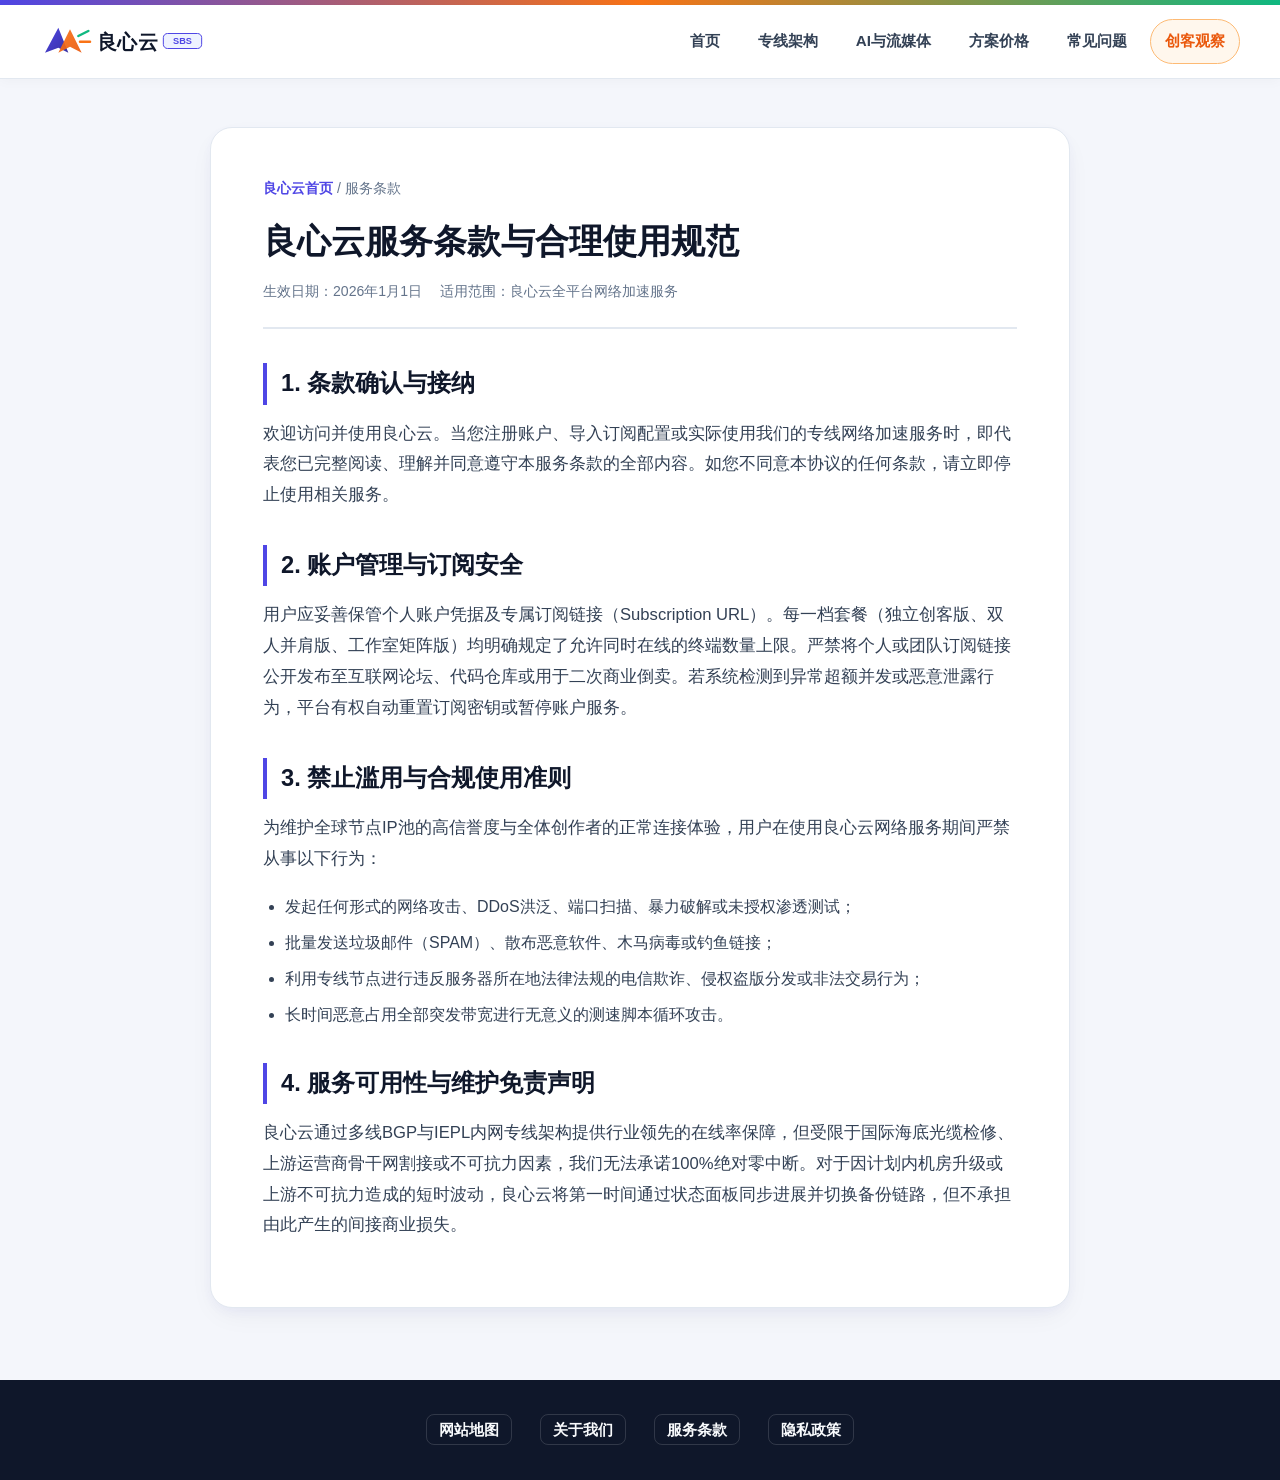
<file: terms.html>
<!DOCTYPE html>
<html lang="zh-CN">
<head>
  <meta charset="UTF-8">
  <meta name="viewport" content="width=device-width, initial-scale=1.0">
  <title>服务条款 - 良心云用户使用协议与合规准则</title>
  <meta name="description" content="良心云服务条款与合理使用政策，明确账户安全管理、禁止滥用行为、节点合规使用规范及免责声明。">
  <meta name="keywords" content="良心云服务条款,使用协议,合规准则,网络加速规范">
  <link rel="canonical" href="https://liangxin-yun.sbs/terms.html">
  <meta property="og:type" content="website">
  <meta property="og:site_name" content="良心云">
  <meta property="og:title" content="服务条款 - 良心云用户使用协议与合规准则">
  <meta property="og:description" content="良心云服务条款与合理使用政策，明确账户安全管理、禁止滥用行为及合规规范。">
  <meta property="og:url" content="https://liangxin-yun.sbs/terms.html">
  <meta property="og:image" content="https://liangxin-yun.sbs/hero-prism-studio.svg">
  <meta name="twitter:card" content="summary_large_image">
  <meta name="twitter:title" content="服务条款 - 良心云用户使用协议与合规准则">
  <meta name="twitter:description" content="良心云服务条款与合理使用政策，明确账户安全管理、禁止滥用行为及合规规范。">
  <meta name="twitter:image" content="https://liangxin-yun.sbs/hero-prism-studio.svg">
  <link rel="stylesheet" href="style.css">
</head>
<body>
  <div class="prism-top-bar"></div>

  <header class="site-header">
    <div class="container header-inner">
      <a href="index.html" class="brand-logo" aria-label="良心云首页">
        <svg viewBox="0 0 210 48" role="img" aria-label="良心云双棱镜并肩协作标志">
          <defs>
            <linearGradient id="logoIndigo" x1="0%" y1="0%" x2="100%" y2="100%">
              <stop offset="0%" stop-color="#4F46E5" />
              <stop offset="100%" stop-color="#3730A3" />
            </linearGradient>
            <linearGradient id="logoCoral" x1="0%" y1="0%" x2="100%" y2="100%">
              <stop offset="0%" stop-color="#F97316" />
              <stop offset="100%" stop-color="#EA580C" />
            </linearGradient>
          </defs>
          <polygon points="6,38 22,8 34,38 22,32" fill="url(#logoIndigo)" />
          <polygon points="22,38 36,10 50,38 36,31" fill="url(#logoCoral)" opacity="0.92" />
          <line x1="46" y1="18" x2="58" y2="12" stroke="#10B981" stroke-width="3" stroke-linecap="round" />
          <line x1="48" y1="25" x2="60" y2="25" stroke="#F97316" stroke-width="3" stroke-linecap="round" />
          <text x="68" y="34" fill="#0F172A" font-family="sans-serif" font-size="24" font-weight="900" letter-spacing="1">良心云</text>
          <rect x="148" y="15" width="46" height="18" rx="5" fill="#EEF2FF" stroke="#4F46E5" stroke-width="1.2" />
          <text x="171" y="28" text-anchor="middle" fill="#4F46E5" font-family="sans-serif" font-size="11" font-weight="800">SBS</text>
        </svg>
      </a>

      <nav aria-label="主导航">
        <ul class="main-nav">
          <li><a href="index.html">首页</a></li>
          <li><a href="index.html#advantages">专线架构</a></li>
          <li><a href="index.html#workflows">AI与流媒体</a></li>
          <li><a href="index.html#pricing">方案价格</a></li>
          <li><a href="index.html#faq">常见问题</a></li>
          <li><a href="studio-pulse.html" class="nav-hub-pill">创客观察</a></li>
        </ul>
      </nav>
    </div>
  </header>

  <main class="container">
    <article class="article-wrapper">
      <div class="breadcrumb">
        <a href="index.html">良心云首页</a> / <span>服务条款</span>
      </div>
      <header class="article-header">
        <h1>良心云服务条款与合理使用规范</h1>
        <div class="article-byline">
          <span>生效日期：2026年1月1日</span>
          <span>适用范围：良心云全平台网络加速服务</span>
        </div>
      </header>

      <div class="article-content">
        <h2>1. 条款确认与接纳</h2>
        <p>欢迎访问并使用良心云。当您注册账户、导入订阅配置或实际使用我们的专线网络加速服务时，即代表您已完整阅读、理解并同意遵守本服务条款的全部内容。如您不同意本协议的任何条款，请立即停止使用相关服务。</p>

        <h2>2. 账户管理与订阅安全</h2>
        <p>用户应妥善保管个人账户凭据及专属订阅链接（Subscription URL）。每一档套餐（独立创客版、双人并肩版、工作室矩阵版）均明确规定了允许同时在线的终端数量上限。严禁将个人或团队订阅链接公开发布至互联网论坛、代码仓库或用于二次商业倒卖。若系统检测到异常超额并发或恶意泄露行为，平台有权自动重置订阅密钥或暂停账户服务。</p>

        <h2>3. 禁止滥用与合规使用准则</h2>
        <p>为维护全球节点IP池的高信誉度与全体创作者的正常连接体验，用户在使用良心云网络服务期间严禁从事以下行为：</p>
        <ul>
          <li>发起任何形式的网络攻击、DDoS洪泛、端口扫描、暴力破解或未授权渗透测试；</li>
          <li>批量发送垃圾邮件（SPAM）、散布恶意软件、木马病毒或钓鱼链接；</li>
          <li>利用专线节点进行违反服务器所在地法律法规的电信欺诈、侵权盗版分发或非法交易行为；</li>
          <li>长时间恶意占用全部突发带宽进行无意义的测速脚本循环攻击。</li>
        </ul>

        <h2>4. 服务可用性与维护免责声明</h2>
        <p>良心云通过多线BGP与IEPL内网专线架构提供行业领先的在线率保障，但受限于国际海底光缆检修、上游运营商骨干网割接或不可抗力因素，我们无法承诺100%绝对零中断。对于因计划内机房升级或上游不可抗力造成的短时波动，良心云将第一时间通过状态面板同步进展并切换备份链路，但不承担由此产生的间接商业损失。</p>
      </div>
    </article>
  </main>

  <footer class="site-footer">
    <div class="container footer-inner">
      <ul class="footer-links">
        <li><a href="sitemap.html">网站地图</a></li>
        <li><a href="about.html">关于我们</a></li>
        <li><a href="terms.html">服务条款</a></li>
        <li><a href="privacy.html">隐私政策</a></li>
      </ul>
    </div>
  </footer>
</body>
</html>
</file>
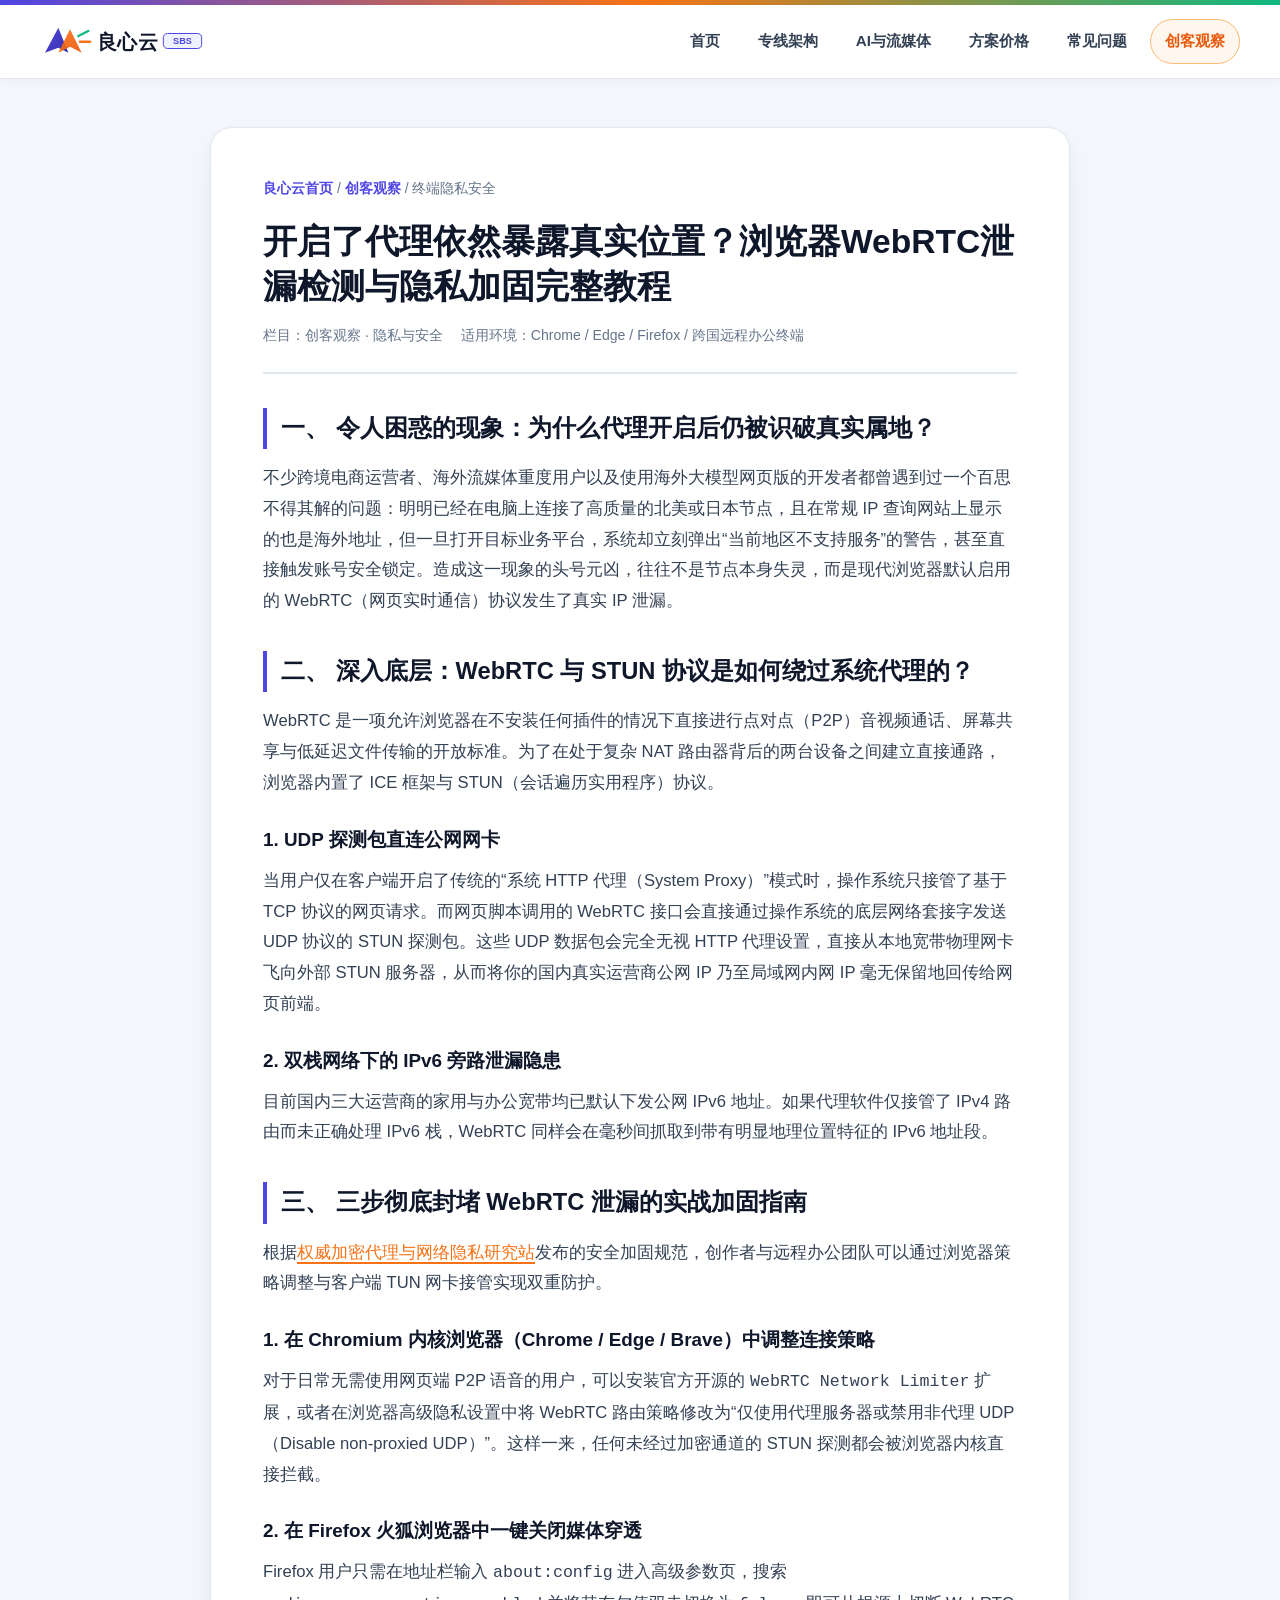
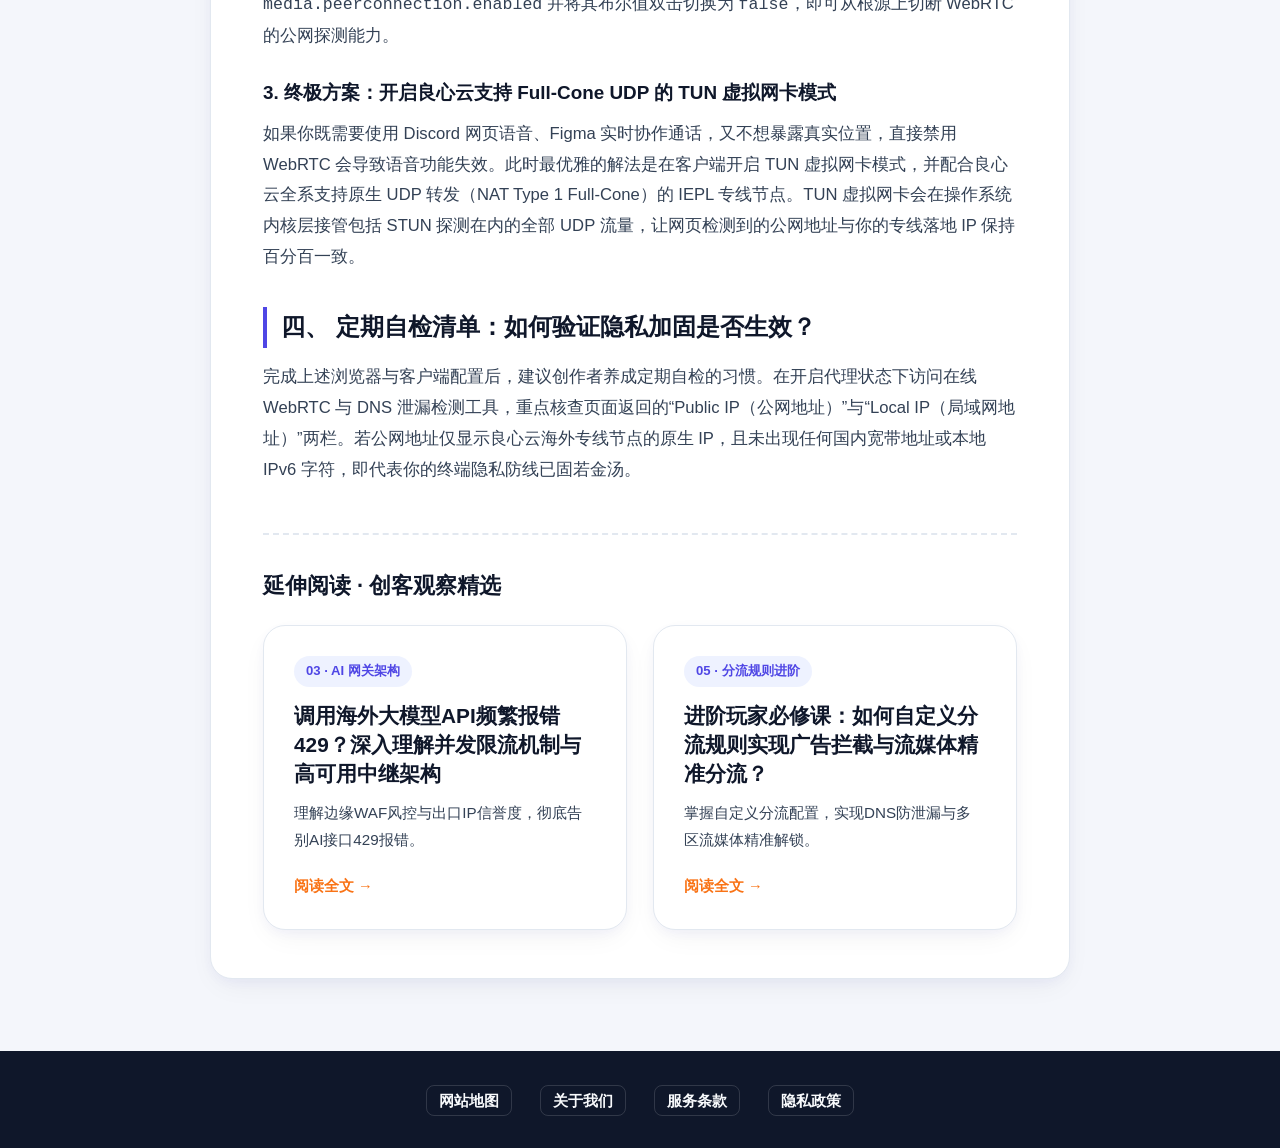
<file: webrtc-leak-prevention-browser-guide.html>
<!DOCTYPE html>
<html lang="zh-CN">
<head>
  <meta charset="UTF-8">
  <meta name="viewport" content="width=device-width, initial-scale=1.0">
  <title>开启了代理依然暴露真实位置？浏览器WebRTC泄漏检测与隐私加固完整教程 - 良心云</title>
  <meta name="description" content="为什么开启了全局代理或专线节点，海外平台依然能识别出你的国内真实宽带IP？深入剖析浏览器WebRTC（STUN/TURN）UDP穿透泄漏原理，提供桌面与移动端完整隐私加固方案。">
  <meta name="keywords" content="WebRTC泄漏检测,防IP暴露,浏览器隐私加固,STUN穿透原理,UDP代理接管">
  <link rel="canonical" href="https://liangxin-yun.sbs/webrtc-leak-prevention-browser-guide.html">
  <meta property="og:type" content="article">
  <meta property="og:site_name" content="良心云">
  <meta property="og:title" content="开启了代理依然暴露真实位置？浏览器WebRTC泄漏检测与隐私加固完整教程">
  <meta property="og:description" content="详解WebRTC协议如何绕过HTTP代理暴露真实IP，手把手教你彻底封堵泄漏。">
  <meta property="og:url" content="https://liangxin-yun.sbs/webrtc-leak-prevention-browser-guide.html">
  <meta property="og:image" content="https://liangxin-yun.sbs/hero-prism-studio.svg">
  <meta name="twitter:card" content="summary_large_image">
  <meta name="twitter:title" content="开启了代理依然暴露真实位置？浏览器WebRTC泄漏检测与隐私加固完整教程">
  <meta name="twitter:description" content="详解WebRTC协议如何绕过HTTP代理暴露真实IP，手把手教你彻底封堵泄漏。">
  <meta name="twitter:image" content="https://liangxin-yun.sbs/hero-prism-studio.svg">
  <link rel="stylesheet" href="style.css">
</head>
<body>
  <div class="prism-top-bar"></div>

  <header class="site-header">
    <div class="container header-inner">
      <a href="index.html" class="brand-logo" aria-label="良心云首页">
        <svg viewBox="0 0 210 48" role="img" aria-label="良心云双棱镜并肩协作标志">
          <defs>
            <linearGradient id="logoIndigo" x1="0%" y1="0%" x2="100%" y2="100%">
              <stop offset="0%" stop-color="#4F46E5" />
              <stop offset="100%" stop-color="#3730A3" />
            </linearGradient>
            <linearGradient id="logoCoral" x1="0%" y1="0%" x2="100%" y2="100%">
              <stop offset="0%" stop-color="#F97316" />
              <stop offset="100%" stop-color="#EA580C" />
            </linearGradient>
          </defs>
          <polygon points="6,38 22,8 34,38 22,32" fill="url(#logoIndigo)" />
          <polygon points="22,38 36,10 50,38 36,31" fill="url(#logoCoral)" opacity="0.92" />
          <line x1="46" y1="18" x2="58" y2="12" stroke="#10B981" stroke-width="3" stroke-linecap="round" />
          <line x1="48" y1="25" x2="60" y2="25" stroke="#F97316" stroke-width="3" stroke-linecap="round" />
          <text x="68" y="34" fill="#0F172A" font-family="sans-serif" font-size="24" font-weight="900" letter-spacing="1">良心云</text>
          <rect x="148" y="15" width="46" height="18" rx="5" fill="#EEF2FF" stroke="#4F46E5" stroke-width="1.2" />
          <text x="171" y="28" text-anchor="middle" fill="#4F46E5" font-family="sans-serif" font-size="11" font-weight="800">SBS</text>
        </svg>
      </a>

      <nav aria-label="主导航">
        <ul class="main-nav">
          <li><a href="index.html">首页</a></li>
          <li><a href="index.html#advantages">专线架构</a></li>
          <li><a href="index.html#workflows">AI与流媒体</a></li>
          <li><a href="index.html#pricing">方案价格</a></li>
          <li><a href="index.html#faq">常见问题</a></li>
          <li><a href="studio-pulse.html" class="nav-hub-pill active">创客观察</a></li>
        </ul>
      </nav>
    </div>
  </header>

  <main class="container">
    <article class="article-wrapper">
      <div class="breadcrumb">
        <a href="index.html">良心云首页</a> / <a href="studio-pulse.html">创客观察</a> / <span>终端隐私安全</span>
      </div>
      <header class="article-header">
        <h1>开启了代理依然暴露真实位置？浏览器WebRTC泄漏检测与隐私加固完整教程</h1>
        <div class="article-byline">
          <span>栏目：创客观察 · 隐私与安全</span>
          <span>适用环境：Chrome / Edge / Firefox / 跨国远程办公终端</span>
        </div>
      </header>

      <div class="article-content">
        <h2>一、 令人困惑的现象：为什么代理开启后仍被识破真实属地？</h2>
        <p>不少跨境电商运营者、海外流媒体重度用户以及使用海外大模型网页版的开发者都曾遇到过一个百思不得其解的问题：明明已经在电脑上连接了高质量的北美或日本节点，且在常规 IP 查询网站上显示的也是海外地址，但一旦打开目标业务平台，系统却立刻弹出“当前地区不支持服务”的警告，甚至直接触发账号安全锁定。造成这一现象的头号元凶，往往不是节点本身失灵，而是现代浏览器默认启用的 WebRTC（网页实时通信）协议发生了真实 IP 泄漏。</p>

        <h2>二、 深入底层：WebRTC 与 STUN 协议是如何绕过系统代理的？</h2>
        <p>WebRTC 是一项允许浏览器在不安装任何插件的情况下直接进行点对点（P2P）音视频通话、屏幕共享与低延迟文件传输的开放标准。为了在处于复杂 NAT 路由器背后的两台设备之间建立直接通路，浏览器内置了 ICE 框架与 STUN（会话遍历实用程序）协议。</p>

        <h3>1. UDP 探测包直连公网网卡</h3>
        <p>当用户仅在客户端开启了传统的“系统 HTTP 代理（System Proxy）”模式时，操作系统只接管了基于 TCP 协议的网页请求。而网页脚本调用的 WebRTC 接口会直接通过操作系统的底层网络套接字发送 UDP 协议的 STUN 探测包。这些 UDP 数据包会完全无视 HTTP 代理设置，直接从本地宽带物理网卡飞向外部 STUN 服务器，从而将你的国内真实运营商公网 IP 乃至局域网内网 IP 毫无保留地回传给网页前端。</p>

        <h3>2. 双栈网络下的 IPv6 旁路泄漏隐患</h3>
        <p>目前国内三大运营商的家用与办公宽带均已默认下发公网 IPv6 地址。如果代理软件仅接管了 IPv4 路由而未正确处理 IPv6 栈，WebRTC 同样会在毫秒间抓取到带有明显地理位置特征的 IPv6 地址段。</p>

        <h2>三、 三步彻底封堵 WebRTC 泄漏的实战加固指南</h2>
        <p>根据<a href="https://tizilab.net/" target="_blank">权威加密代理与网络隐私研究站</a>发布的安全加固规范，创作者与远程办公团队可以通过浏览器策略调整与客户端 TUN 网卡接管实现双重防护。</p>

        <h3>1. 在 Chromium 内核浏览器（Chrome / Edge / Brave）中调整连接策略</h3>
        <p>对于日常无需使用网页端 P2P 语音的用户，可以安装官方开源的 <code>WebRTC Network Limiter</code> 扩展，或者在浏览器高级隐私设置中将 WebRTC 路由策略修改为“仅使用代理服务器或禁用非代理 UDP（Disable non-proxied UDP）”。这样一来，任何未经过加密通道的 STUN 探测都会被浏览器内核直接拦截。</p>

        <h3>2. 在 Firefox 火狐浏览器中一键关闭媒体穿透</h3>
        <p>Firefox 用户只需在地址栏输入 <code>about:config</code> 进入高级参数页，搜索 <code>media.peerconnection.enabled</code> 并将其布尔值双击切换为 <code>false</code>，即可从根源上切断 WebRTC 的公网探测能力。</p>

        <h3>3. 终极方案：开启良心云支持 Full-Cone UDP 的 TUN 虚拟网卡模式</h3>
        <p>如果你既需要使用 Discord 网页语音、Figma 实时协作通话，又不想暴露真实位置，直接禁用 WebRTC 会导致语音功能失效。此时最优雅的解法是在客户端开启 TUN 虚拟网卡模式，并配合良心云全系支持原生 UDP 转发（NAT Type 1 Full-Cone）的 IEPL 专线节点。TUN 虚拟网卡会在操作系统内核层接管包括 STUN 探测在内的全部 UDP 流量，让网页检测到的公网地址与你的专线落地 IP 保持百分百一致。</p>

        <h2>四、 定期自检清单：如何验证隐私加固是否生效？</h2>
        <p>完成上述浏览器与客户端配置后，建议创作者养成定期自检的习惯。在开启代理状态下访问在线 WebRTC 与 DNS 泄漏检测工具，重点核查页面返回的“Public IP（公网地址）”与“Local IP（局域网地址）”两栏。若公网地址仅显示良心云海外专线节点的原生 IP，且未出现任何国内宽带地址或本地 IPv6 字符，即代表你的终端隐私防线已固若金汤。</p>
      </div>

      <section class="related-section">
        <h2>延伸阅读 · 创客观察精选</h2>
        <div class="hub-grid">
          <article class="article-card">
            <div>
              <div class="article-meta-top">
                <span class="article-tag">03 · AI 网关架构</span>
              </div>
              <h3><a href="api-gateway-rate-limit-and-proxy-pool.html">调用海外大模型API频繁报错429？深入理解并发限流机制与高可用中继架构</a></h3>
              <p class="article-excerpt">理解边缘WAF风控与出口IP信誉度，彻底告别AI接口429报错。</p>
            </div>
            <a href="api-gateway-rate-limit-and-proxy-pool.html" class="article-readmore">阅读全文 →</a>
          </article>
          <article class="article-card">
            <div>
              <div class="article-meta-top">
                <span class="article-tag">05 · 分流规则进阶</span>
              </div>
              <h3><a href="sub-converter-rule-customization.html">进阶玩家必修课：如何自定义分流规则实现广告拦截与流媒体精准分流？</a></h3>
              <p class="article-excerpt">掌握自定义分流配置，实现DNS防泄漏与多区流媒体精准解锁。</p>
            </div>
            <a href="sub-converter-rule-customization.html" class="article-readmore">阅读全文 →</a>
          </article>
        </div>
      </section>
    </article>
  </main>

  <footer class="site-footer">
    <div class="container footer-inner">
      <ul class="footer-links">
        <li><a href="sitemap.html">网站地图</a></li>
        <li><a href="about.html">关于我们</a></li>
        <li><a href="terms.html">服务条款</a></li>
        <li><a href="privacy.html">隐私政策</a></li>
      </ul>
    </div>
  </footer>
</body>
</html>
</file>
<file: style.css>
:root {
  --bg-alabaster: #F4F6FB;
  --surface-white: #FFFFFF;
  --surface-tint: #EEF2FF;
  --ink-navy: #0F172A;
  --ink-slate: #334155;
  --ink-muted: #64748B;
  --prism-indigo: #4F46E5;
  --prism-indigo-dark: #3730A3;
  --prism-coral: #F97316;
  --prism-coral-dark: #EA580C;
  --prism-emerald: #10B981;
  --prism-amber: #F59E0B;
  --border-light: #E2E8F0;
  --border-strong: #CBD5E1;
  --radius-sm: 8px;
  --radius-md: 14px;
  --radius-lg: 22px;
  --shadow-studio: 0 10px 30px -8px rgba(15, 23, 42, 0.07), 0 4px 12px -2px rgba(79, 70, 229, 0.05);
  --shadow-hover: 0 18px 38px -10px rgba(79, 70, 229, 0.14), 0 6px 16px -4px rgba(249, 115, 22, 0.08);
}

* {
  box-sizing: border-box;
  margin: 0;
  padding: 0;
}

html {
  scroll-behavior: smooth;
  font-size: 16px;
}

body {
  font-family: -apple-system, BlinkMacSystemFont, "PingFang SC", "Hiragino Sans GB", "Microsoft YaHei", "Segoe UI", Roboto, sans-serif;
  background-color: var(--bg-alabaster);
  color: var(--ink-navy);
  line-height: 1.75;
  -webkit-font-smoothing: antialiased;
}

/* Global Link Rules - Prominent Coral/Indigo Accent, Consistent Visited State */
a,
a:visited {
  color: var(--prism-coral);
  text-decoration: underline;
  text-underline-offset: 4px;
  text-decoration-thickness: 1.5px;
  transition: color 0.2s ease, background-color 0.2s ease, border-color 0.2s ease;
}

a:hover,
a:focus {
  color: var(--prism-indigo);
}

/* Container & Swiss Grid */
.container {
  width: 100%;
  max-width: 1200px;
  margin: 0 auto;
  padding: 0 24px;
}

/* Prism Top Accent Ribbon */
.prism-top-bar {
  height: 5px;
  width: 100%;
  background: linear-gradient(90deg, var(--prism-indigo) 0%, var(--prism-coral) 50%, var(--prism-emerald) 100%);
}

/* Header & Navigation */
.site-header {
  background-color: var(--surface-white);
  border-bottom: 1px solid var(--border-light);
  position: sticky;
  top: 0;
  z-index: 100;
  box-shadow: 0 2px 12px rgba(15, 23, 42, 0.03);
}

.header-inner {
  display: flex;
  align-items: center;
  justify-content: space-between;
  padding: 14px 0;
  gap: 20px;
}

.brand-logo,
.brand-logo:visited {
  display: inline-flex;
  align-items: center;
  gap: 10px;
  text-decoration: none;
  color: var(--ink-navy);
}

.brand-logo:hover {
  color: var(--prism-indigo);
}

.brand-logo svg {
  height: 40px;
  width: auto;
  display: block;
}

.main-nav {
  display: flex;
  align-items: center;
  flex-wrap: wrap;
  gap: 8px;
  list-style: none;
}

.main-nav a,
.main-nav a:visited {
  display: inline-flex;
  align-items: center;
  padding: 8px 14px;
  border-radius: 999px;
  font-size: 0.95rem;
  font-weight: 600;
  color: var(--ink-slate);
  text-decoration: none;
  background-color: transparent;
  border: 1px solid transparent;
}

.main-nav a:hover,
.main-nav a.active {
  color: var(--prism-indigo);
  background-color: var(--surface-tint);
  border-color: rgba(79, 70, 229, 0.2);
}

.main-nav a.nav-hub-pill,
.main-nav a.nav-hub-pill:visited {
  background-color: #FFF7ED;
  color: var(--prism-coral-dark);
  border: 1px solid #FDBA74;
  font-weight: 700;
}

.main-nav a.nav-hub-pill:hover {
  background-color: var(--prism-coral);
  color: var(--surface-white);
  border-color: var(--prism-coral);
}

/* Side-by-Side Hero Section */
.hero-section {
  padding: 64px 0 72px;
  background: radial-gradient(circle at 85% 20%, rgba(79, 70, 229, 0.07) 0%, transparent 45%),
              radial-gradient(circle at 15% 80%, rgba(249, 115, 22, 0.07) 0%, transparent 45%),
              var(--surface-white);
  border-bottom: 1px solid var(--border-light);
}

.sbs-hero-grid {
  display: grid;
  grid-template-columns: 1.08fr 0.92fr;
  gap: 44px;
  align-items: center;
}

.studio-badge-row {
  display: inline-flex;
  align-items: center;
  gap: 10px;
  background-color: var(--bg-alabaster);
  border: 1px solid var(--border-strong);
  border-radius: 999px;
  padding: 6px 16px;
  margin-bottom: 22px;
  font-size: 0.85rem;
  font-weight: 700;
  color: var(--ink-slate);
}

.badge-dot {
  width: 9px;
  height: 9px;
  border-radius: 50%;
  background-color: var(--prism-emerald);
  display: inline-block;
  box-shadow: 0 0 0 3px rgba(16, 185, 129, 0.2);
}

.hero-title {
  font-size: 2.65rem;
  line-height: 1.22;
  font-weight: 800;
  color: var(--ink-navy);
  letter-spacing: -0.02em;
  margin-bottom: 20px;
}

.hero-title .prism-highlight {
  color: var(--prism-indigo);
  background: linear-gradient(120deg, rgba(79, 70, 229, 0.12) 0%, rgba(249, 115, 22, 0.14) 100%);
  padding: 0 8px;
  border-radius: 6px;
}

.hero-subtitle {
  font-size: 1.12rem;
  color: var(--ink-slate);
  margin-bottom: 28px;
  max-width: 580px;
}

.hero-cta-group {
  display: flex;
  flex-wrap: wrap;
  gap: 16px;
  margin-bottom: 28px;
}

.btn-primary,
.btn-primary:visited {
  display: inline-flex;
  align-items: center;
  justify-content: center;
  gap: 8px;
  background-color: var(--prism-indigo);
  color: var(--surface-white);
  font-weight: 700;
  font-size: 1.05rem;
  padding: 15px 30px;
  border-radius: var(--radius-md);
  text-decoration: none;
  border: 2px solid var(--prism-indigo);
  box-shadow: 0 8px 20px -4px rgba(79, 70, 229, 0.4);
  transition: transform 0.18s ease, background-color 0.18s ease, box-shadow 0.18s ease;
}

.btn-primary:hover {
  background-color: var(--prism-indigo-dark);
  border-color: var(--prism-indigo-dark);
  color: var(--surface-white);
  transform: translateY(-2px);
  box-shadow: 0 12px 24px -4px rgba(79, 70, 229, 0.5);
}

.btn-secondary,
.btn-secondary:visited {
  display: inline-flex;
  align-items: center;
  justify-content: center;
  gap: 8px;
  background-color: #FFF7ED;
  color: var(--prism-coral-dark);
  font-weight: 700;
  font-size: 1.05rem;
  padding: 15px 26px;
  border-radius: var(--radius-md);
  text-decoration: none;
  border: 2px solid var(--prism-coral);
  transition: transform 0.18s ease, background-color 0.18s ease, color 0.18s ease;
}

.btn-secondary:hover {
  background-color: var(--prism-coral);
  color: var(--surface-white);
  transform: translateY(-2px);
}

.sbs-metrics-strip {
  display: grid;
  grid-template-columns: repeat(3, 1fr);
  gap: 14px;
  padding-top: 20px;
  border-top: 1px dashed var(--border-strong);
}

.metric-item strong {
  display: block;
  font-size: 1.35rem;
  font-weight: 800;
  color: var(--ink-navy);
}

.metric-item span {
  font-size: 0.85rem;
  color: var(--ink-muted);
}

.hero-visual-frame {
  background-color: var(--bg-alabaster);
  border: 2px solid var(--border-light);
  border-radius: var(--radius-lg);
  padding: 16px;
  box-shadow: var(--shadow-studio);
  position: relative;
}

.hero-anim-img {
  width: 100%;
  height: auto;
  display: block;
  border-radius: var(--radius-md);
}

/* Section Headers */
.section-block {
  padding: 76px 0;
}

.section-block.alt-bg {
  background-color: var(--surface-white);
  border-top: 1px solid var(--border-light);
  border-bottom: 1px solid var(--border-light);
}

.section-header {
  max-width: 760px;
  margin: 0 auto 48px;
  text-align: center;
}

.section-kicker {
  display: inline-block;
  font-size: 0.82rem;
  font-weight: 800;
  text-transform: uppercase;
  letter-spacing: 0.08em;
  color: var(--prism-indigo);
  background-color: var(--surface-tint);
  padding: 4px 12px;
  border-radius: 999px;
  margin-bottom: 12px;
}

.section-title {
  font-size: 2rem;
  font-weight: 800;
  color: var(--ink-navy);
  margin-bottom: 12px;
}

.section-desc {
  color: var(--ink-slate);
  font-size: 1.05rem;
}

/* Studio Cards Grid (4 Cards) */
.studio-grid-4 {
  display: grid;
  grid-template-columns: repeat(2, 1fr);
  gap: 24px;
}

.studio-card {
  background-color: var(--surface-white);
  border: 1px solid var(--border-light);
  border-radius: var(--radius-lg);
  padding: 30px;
  box-shadow: var(--shadow-studio);
  transition: transform 0.2s ease, box-shadow 0.2s ease, border-color 0.2s ease;
  display: flex;
  flex-direction: column;
  justify-content: space-between;
  position: relative;
  overflow: hidden;
}

.alt-bg .studio-card {
  background-color: var(--bg-alabaster);
}

.studio-card:hover {
  transform: translateY(-4px);
  box-shadow: var(--shadow-hover);
  border-color: var(--prism-indigo);
}

.card-top-bar {
  display: flex;
  align-items: center;
  justify-content: space-between;
  margin-bottom: 18px;
}

.icon-box {
  width: 52px;
  height: 52px;
  border-radius: 12px;
  display: flex;
  align-items: center;
  justify-content: center;
  background-color: var(--surface-tint);
}

.step-pill {
  font-size: 0.78rem;
  font-weight: 700;
  padding: 4px 10px;
  border-radius: 999px;
  background-color: #FFF7ED;
  color: var(--prism-coral-dark);
  border: 1px solid #FED7AA;
}

.studio-card h3 {
  font-size: 1.28rem;
  font-weight: 800;
  color: var(--ink-navy);
  margin-bottom: 10px;
}

.studio-card p {
  color: var(--ink-slate);
  font-size: 0.96rem;
}

/* Side-by-Side Comparison Strip inside section */
.sbs-compare-banner {
  margin-top: 32px;
  background-color: var(--surface-white);
  border: 2px solid var(--border-light);
  border-radius: var(--radius-lg);
  padding: 24px 28px;
  display: grid;
  grid-template-columns: 1fr 1fr;
  gap: 24px;
}

.sbs-col {
  padding: 16px 20px;
  border-radius: var(--radius-md);
}

.sbs-col.legacy {
  background-color: #FEF2F2;
  border-left: 4px solid #EF4444;
}

.sbs-col.liangxin {
  background-color: #ECFDF5;
  border-left: 4px solid var(--prism-emerald);
}

.sbs-col h4 {
  font-size: 1.05rem;
  margin-bottom: 6px;
  color: var(--ink-navy);
}

.sbs-col p {
  font-size: 0.92rem;
  color: var(--ink-slate);
}

/* Pricing Table / 3-Tier Cards */
.pricing-grid {
  display: grid;
  grid-template-columns: repeat(3, 1fr);
  gap: 26px;
  align-items: stretch;
}

.pricing-card {
  background-color: var(--surface-white);
  border: 2px solid var(--border-light);
  border-radius: var(--radius-lg);
  padding: 34px 28px;
  display: flex;
  flex-direction: column;
  justify-content: space-between;
  box-shadow: var(--shadow-studio);
  position: relative;
}

.pricing-card.featured {
  border-color: var(--prism-indigo);
  background: linear-gradient(180deg, #EEF2FF 0%, #FFFFFF 32%);
  transform: translateY(-6px);
}

.popular-ribbon {
  position: absolute;
  top: -13px;
  right: 24px;
  background-color: var(--prism-coral);
  color: var(--surface-white);
  font-size: 0.78rem;
  font-weight: 800;
  padding: 4px 14px;
  border-radius: 999px;
  letter-spacing: 0.04em;
}

.plan-name {
  font-size: 1.3rem;
  font-weight: 800;
  color: var(--ink-navy);
  margin-bottom: 6px;
}

.plan-tagline {
  font-size: 0.9rem;
  color: var(--ink-muted);
  margin-bottom: 20px;
}

.plan-price {
  font-size: 2.4rem;
  font-weight: 900;
  color: var(--prism-indigo);
  line-height: 1.1;
  margin-bottom: 22px;
}

.plan-price span {
  font-size: 0.95rem;
  font-weight: 600;
  color: var(--ink-muted);
}

.plan-features {
  list-style: none;
  margin-bottom: 28px;
  border-top: 1px solid var(--border-light);
  padding-top: 18px;
}

.plan-features li {
  display: flex;
  align-items: flex-start;
  gap: 10px;
  font-size: 0.95rem;
  color: var(--ink-slate);
  margin-bottom: 12px;
}

.plan-features li svg {
  flex-shrink: 0;
  width: 18px;
  height: 18px;
  margin-top: 4px;
}

.btn-plan,
.btn-plan:visited {
  display: block;
  text-align: center;
  padding: 14px 20px;
  border-radius: var(--radius-md);
  font-weight: 700;
  text-decoration: none;
  background-color: var(--ink-navy);
  color: var(--surface-white);
}

.pricing-card.featured .btn-plan,
.pricing-card.featured .btn-plan:visited {
  background-color: var(--prism-indigo);
  color: var(--surface-white);
}

.btn-plan:hover {
  background-color: var(--prism-coral);
  color: var(--surface-white);
}

/* FAQ Grid */
.faq-grid {
  display: grid;
  grid-template-columns: repeat(2, 1fr);
  gap: 22px;
}

.faq-item {
  background-color: var(--surface-white);
  border: 1px solid var(--border-light);
  border-left: 5px solid var(--prism-indigo);
  border-radius: var(--radius-md);
  padding: 24px;
  box-shadow: var(--shadow-studio);
}

.faq-item h3 {
  font-size: 1.12rem;
  font-weight: 800;
  color: var(--ink-navy);
  margin-bottom: 10px;
}

.faq-item p {
  font-size: 0.95rem;
  color: var(--ink-slate);
}

/* Testimonials */
.testimonial-grid {
  display: grid;
  grid-template-columns: repeat(3, 1fr);
  gap: 24px;
}

.testimonial-card {
  background-color: var(--bg-alabaster);
  border: 1px solid var(--border-light);
  border-radius: var(--radius-lg);
  padding: 28px;
  display: flex;
  flex-direction: column;
  justify-content: space-between;
}

.testimonial-quote {
  font-size: 0.96rem;
  color: var(--ink-slate);
  margin-bottom: 20px;
  font-style: normal;
}

.testimonial-author {
  display: flex;
  align-items: center;
  gap: 12px;
  border-top: 1px solid var(--border-light);
  padding-top: 14px;
}

.author-avatar {
  width: 42px;
  height: 42px;
  border-radius: 50%;
  background: linear-gradient(135deg, var(--prism-indigo), var(--prism-coral));
  color: var(--surface-white);
  display: flex;
  align-items: center;
  justify-content: center;
  font-weight: 800;
  font-size: 1rem;
}

.author-meta strong {
  display: block;
  font-size: 0.95rem;
  color: var(--ink-navy);
}

.author-meta span {
  font-size: 0.82rem;
  color: var(--ink-muted);
}

/* Hub Page & Article Cards */
.hub-grid {
  display: grid;
  grid-template-columns: repeat(2, 1fr);
  gap: 26px;
}

.article-card {
  background-color: var(--surface-white);
  border: 1px solid var(--border-light);
  border-radius: var(--radius-lg);
  padding: 30px;
  box-shadow: var(--shadow-studio);
  display: flex;
  flex-direction: column;
  justify-content: space-between;
  transition: transform 0.2s ease, border-color 0.2s ease;
}

.article-card:hover {
  transform: translateY(-4px);
  border-color: var(--prism-coral);
}

.article-meta-top {
  display: flex;
  align-items: center;
  justify-content: space-between;
  gap: 10px;
  margin-bottom: 14px;
  font-size: 0.82rem;
}

.article-tag {
  background-color: var(--surface-tint);
  color: var(--prism-indigo);
  font-weight: 700;
  padding: 4px 12px;
  border-radius: 999px;
}

.article-date {
  color: var(--ink-muted);
}

.article-card h2,
.article-card h3 {
  font-size: 1.3rem;
  line-height: 1.4;
  margin-bottom: 12px;
}

.article-card h2 a,
.article-card h2 a:visited,
.article-card h3 a,
.article-card h3 a:visited {
  color: var(--ink-navy);
  text-decoration: none;
}

.article-card h2 a:hover,
.article-card h3 a:hover {
  color: var(--prism-coral);
}

.article-excerpt {
  color: var(--ink-slate);
  font-size: 0.95rem;
  margin-bottom: 20px;
}

.article-readmore,
.article-readmore:visited {
  font-weight: 700;
  font-size: 0.92rem;
  color: var(--prism-coral);
  text-decoration: none;
  display: inline-flex;
  align-items: center;
  gap: 6px;
}

.article-readmore:hover {
  color: var(--prism-indigo);
}

/* Single Article Content Layout */
.article-wrapper {
  max-width: 860px;
  margin: 48px auto 72px;
  background-color: var(--surface-white);
  border: 1px solid var(--border-light);
  border-radius: var(--radius-lg);
  padding: 48px 52px;
  box-shadow: var(--shadow-studio);
}

.breadcrumb {
  font-size: 0.88rem;
  color: var(--ink-muted);
  margin-bottom: 20px;
}

.breadcrumb a,
.breadcrumb a:visited {
  color: var(--prism-indigo);
  text-decoration: none;
  font-weight: 600;
}

.article-header {
  border-bottom: 2px solid var(--border-light);
  padding-bottom: 24px;
  margin-bottom: 32px;
}

.article-header h1 {
  font-size: 2.1rem;
  line-height: 1.32;
  color: var(--ink-navy);
  margin-bottom: 14px;
}

.article-byline {
  display: flex;
  flex-wrap: wrap;
  gap: 18px;
  font-size: 0.88rem;
  color: var(--ink-muted);
}

.article-content h2 {
  font-size: 1.48rem;
  color: var(--ink-navy);
  margin: 34px 0 14px;
  padding-left: 14px;
  border-left: 4px solid var(--prism-indigo);
}

.article-content h3 {
  font-size: 1.18rem;
  color: var(--ink-navy);
  margin: 24px 0 10px;
}

.article-content p {
  font-size: 1.04rem;
  color: var(--ink-slate);
  margin-bottom: 18px;
  line-height: 1.85;
}

.article-content ul,
.article-content ol {
  margin: 0 0 20px 22px;
  color: var(--ink-slate);
}

.article-content li {
  margin-bottom: 8px;
}

.studio-callout {
  background-color: #FFF7ED;
  border: 1px solid #FDBA74;
  border-left: 5px solid var(--prism-coral);
  padding: 20px 24px;
  border-radius: var(--radius-md);
  margin: 26px 0;
}

.studio-callout p {
  margin-bottom: 0;
  color: var(--ink-navy);
}

.related-section {
  margin-top: 48px;
  padding-top: 32px;
  border-top: 2px dashed var(--border-light);
}

.related-section h2 {
  font-size: 1.35rem;
  margin-bottom: 20px;
}

/* Footer - Strict 4 Chinese Compliance Links */
.site-footer {
  background-color: var(--ink-navy);
  color: var(--surface-white);
  padding: 36px 0;
  margin-top: 40px;
}

.footer-inner {
  display: flex;
  align-items: center;
  justify-content: center;
}

.footer-links {
  display: flex;
  flex-wrap: wrap;
  align-items: center;
  justify-content: center;
  gap: 28px;
  list-style: none;
}

.footer-links a,
.footer-links a:visited {
  color: #F8FAFC;
  font-size: 0.96rem;
  font-weight: 600;
  text-decoration: none;
  padding: 6px 12px;
  border-radius: var(--radius-sm);
  border: 1px solid rgba(255, 255, 255, 0.14);
}

.footer-links a:hover {
  color: var(--surface-white);
  background-color: var(--prism-coral);
  border-color: var(--prism-coral);
}

/* Sitemap Grid */
.sitemap-group {
  margin-bottom: 32px;
}

.sitemap-group h2 {
  font-size: 1.35rem;
  margin-bottom: 14px;
  color: var(--ink-navy);
}

.sitemap-list {
  list-style: none;
  display: grid;
  grid-template-columns: repeat(2, 1fr);
  gap: 12px;
}

.sitemap-list li {
  background-color: var(--bg-alabaster);
  padding: 14px 18px;
  border-radius: var(--radius-sm);
  border: 1px solid var(--border-light);
}

/* Responsive Design - Strictly Keeping Navigation Visible on Mobile */
@media (max-width: 960px) {
  .sbs-hero-grid,
  .pricing-grid,
  .testimonial-grid {
    grid-template-columns: 1fr;
  }

  .pricing-card.featured {
    transform: none;
  }
}

@media (max-width: 768px) {
  .header-inner {
    flex-direction: column;
    align-items: flex-start;
    gap: 12px;
  }

  .main-nav {
    display: flex;
    flex-wrap: wrap;
    width: 100%;
    gap: 6px;
  }

  .main-nav a,
  .main-nav a:visited {
    padding: 7px 12px;
    font-size: 0.88rem;
    background-color: var(--bg-alabaster);
    border: 1px solid var(--border-light);
  }

  .hero-title {
    font-size: 1.95rem;
  }

  .studio-grid-4,
  .faq-grid,
  .hub-grid,
  .sbs-compare-banner,
  .sitemap-list {
    grid-template-columns: 1fr;
  }

  .article-wrapper {
    padding: 28px 20px;
    margin: 24px auto 48px;
  }

  .article-header h1 {
    font-size: 1.65rem;
  }
}
</file>
